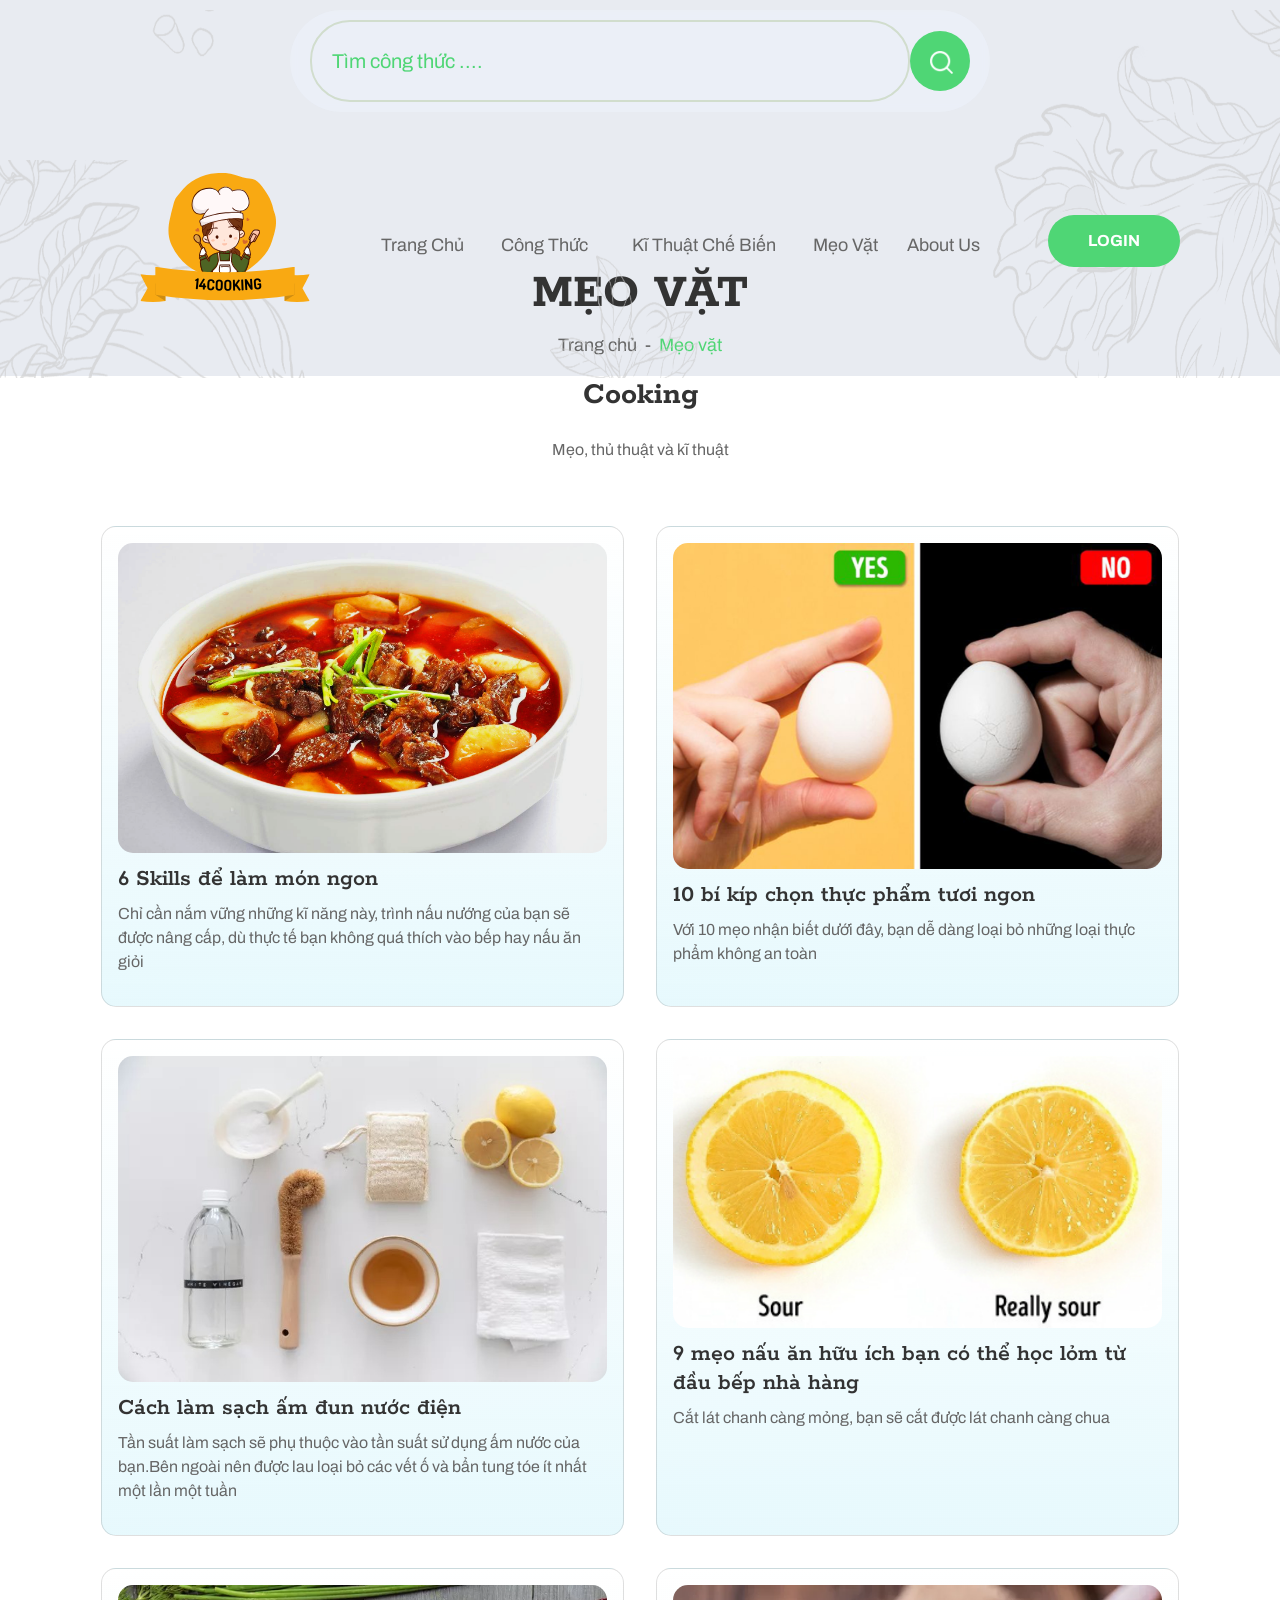
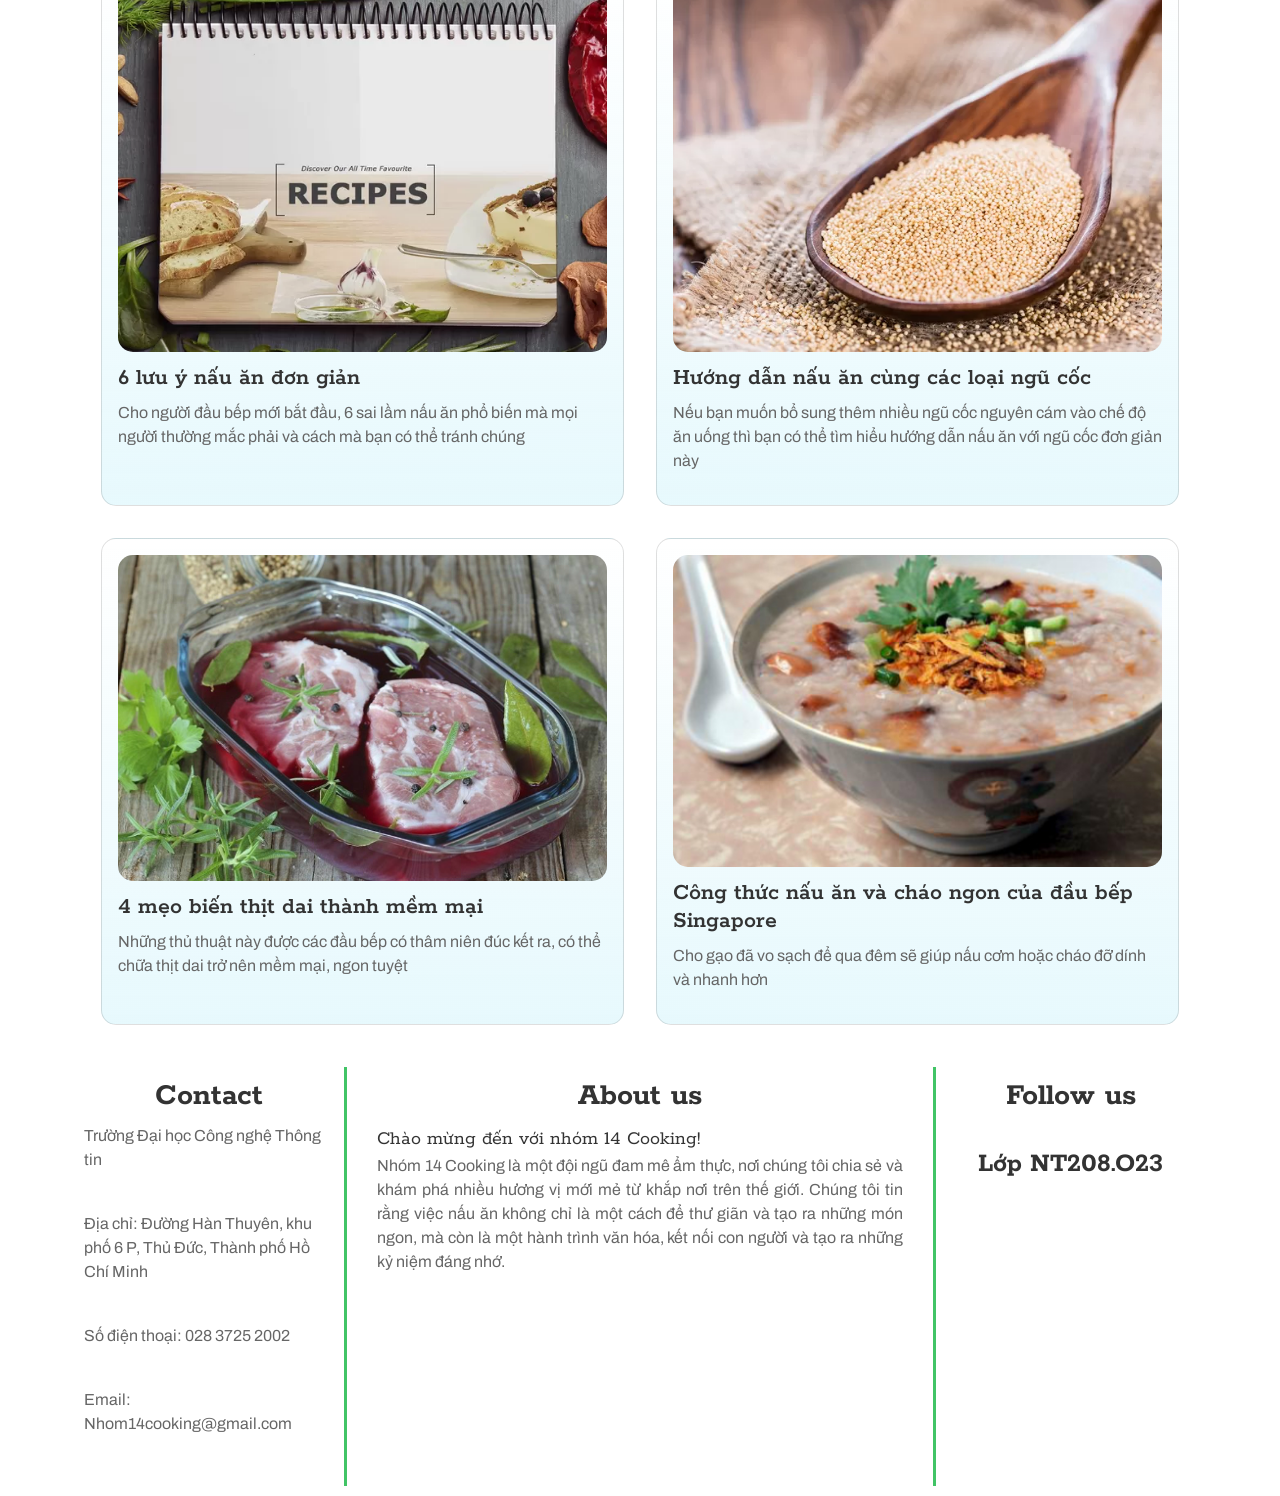
<file: Trangmeo/index.html>
<!DOCTYPE html>
<html lang="en">

<head>
	<title>14Cooking</title>
	<meta charset="UTF-8">
	<meta name="viewport" content="width=device-width, initial-scale=1.0">
	<!-- Stylesheets -->
	<link rel="stylesheet" href="bootstrap.minMeo.css">
	<link rel="stylesheet" href="colorMeo.css">
	<link rel="stylesheet" href="styleMeo.css">
</head>

<body>
	<!-- Header -->
	<!-- Search box -->
	<header class="style1">
			<div class="search">
					<form action="" class ="search-box">
						<input type="text" placeholder="Tìm công thức ...." name="q">
						<button type="submit"><img src="image/search.png"></button>
					</form>
				</div>
		<div class="container">
			<nav class="navbar navbar-expand-lg">
				<div class="logo">
					<a class="navbar-brand" href="javascript:void(0)">
						<img src="image/logo1.png" alt="">
					</a>
				</div>
				<div class="navbar-toggler active">
					<span></span><span></span><span></span>
				</div>
				<div class="nav-menu active">
					<!-- navbar-close -->
					<div class="navbar-close">
						<div class="cross-wrap"><span class="top"></span><span class="bottom"></span></div>
					</div>
					<!-- main menu -->
					<nav class="main-menu">
						<ul>
							<li class="home-drop" onclick="submenu(0)"><a href="javascript:void(0)" id="home-click">Trang Chủ </a>
							<li class="home-drop" onclick="submenu(1)"><a href="javascript:void(0)" class="home-click">Công thức</a>
								<ul class="home-page-2">
									<li><a href="khai_vi.html">Khai vị
										</a></li>
									<li><a href="do_an_sang.html">Đồ ăn sáng
										</a></li>
									<li><a href="thuc-uong.html">Thức uống </a></li>
									<li><a href="mon_chinh.html">Món chính</a></li>
									<li><a href="trang_mieng.html">Tráng miệng</a></li>
								</ul>
							</li>
							<li class="home-drop" onclick="submenu(2)"><a href="javascript:void(0)" class="home-click">Kĩ thuật chế biếns</a>
								<ul class="home-page-2">
									<li><a href="kho.html"> Kho</a></li>
									<li><a href="nuong.html"> Nướng</a></li>
									<li><a href="hap.html"> Hấp </a></li>
									<li><a href="xao.html"> Xào </a></li>
									<li><a href="chien.html"> Chiên</a></li>
								</ul>
							</li>

							<li><a href="meo_vat.html">Mẹo vặt</a></li>
							<li><a href="about_us.html">About Us</a></li>
						</ul>
						
					</nav>
				</div>
				<div class="site-menu-wrapper ml-auto collapse navbar-collapse">
					<ul class="navbar-nav ml-auto">
						<li><a href="index.html">Trang chủ</a></li>
						<li class="nav-item dropdown position-relative">
							<a class="nav-link" href="javascript:void(0)" role="button" data-bs-toggle="dropdown" aria-expanded="false">
								Công thức
							</a>
							<ul class="dropdown-menu dropdown-menu-dark">
								<li><a class="dropdown-item" href="khai_vi.html">Khai vị
									</a></li>
								<li><a class="dropdown-item" href="do_an_sang.html">Đồ ăn sáng</a></li>
								<li><a class="dropdown-item" href="thuc_uong.html">Thức uống
									</a></li>
								<li><a class="dropdown-item" href="mon_chinh.html">Món chính</a></li>
								<li><a class="dropdown-item" href="trang_mieng.html">Tráng miệng</a></li>
							</ul>
						</li>
						<li class="nav-item dropdown position-relative">
							<a class="nav-link" href="javascript:void(0)" role="button" data-bs-toggle="dropdown" aria-expanded="false">
								Kĩ thuật chế biến
							</a>
							<ul class="dropdown-menu dropdown-menu-dark">
								<li><a class="dropdown-item" href="kho.html"> Kho</a></li>
								<li><a class="dropdown-item" href="nuong.html">Nướng</a></li>
								<li><a class="dropdown-item" href="hap.html"> Hấp</a>
								</li>
								<li><a class="dropdown-item" href="xao.html"> Xào</a>
								</li>
								<li><a class="dropdown-item" href="chien.html"> Chiên</a>
								</li>
							</ul>
						</li>

						<li><a href="meo_vat.html" title="">Mẹo vặt</a></li>
						<li><a href="about_us.html" title="">About Us</a></li>

					</ul>
					<div class="site-menu-btns d-flex">
						<div><a class="theme-btn-secondary" href="login.html" title="">Login</a>
						</div>
				</div>
			</nav>
		</div>
	</header>
	<section class="position-relative top-banner bg-gray">
		<div class="top-banner-content text-center">
			<div class="baner-name">
				<h2 class="fs-50 text-uppercase">Mẹo vặt</h2>
				<nav aria-label="breadcrumb">
					<ol class="breadcrumb justify-content-center p-0 mb-0">
						<li class="breadcrumb-item text-gray fs-18 fm-arimo"><a href="index.html">Trang chủ</a></li>
						<li class="breadcrumb-item active text-theme fs-18 fm-arimo"><a href="javascript:void(0)">Mẹo vặt</a></li>
					</ol>
				</nav>
			</div>
		</div>
	</section>
	<!-- <Tip and trick > -->
	<section class="tip container">
		<div class="section-title">
			<h2>Cooking </h2>
			<p>Mẹo, thủ thuật và kĩ thuật</p>
		</div>

		<div class="tip-cards column">
			<a href="#" class="card">
				<img src="image_tips/6skillslambep/bokho.png" alt="" >
				<h5> 6 Skills để làm món ngon</h5>	
				<div class="des-row">	
					<p>Chỉ cần nắm vững những kĩ năng này, trình nấu nướng của bạn sẽ được nâng cấp, dù thực tế bạn không quá thích vào bếp hay nấu ăn giỏi</p>
				</div>
			</a>
			<a href="#" class="card">
				<img src="image_tips/10bikipchonthucphamtuoi/trungga.jpg" alt="" >
				<h5> 10 bí kíp chọn thực phẩm tươi ngon </h5>	
				<div class="des-row">	
					<p>Với 10 mẹo nhận biết dưới đây, bạn dễ dàng loại bỏ những loại thực phẩm không an toàn</p>
				</div>
			</a>
			<a href="#" class="card">
				<img src="image_tips/lamsachamdunnuoc/1.jpg" alt="" >
				<h5>Cách làm sạch ấm đun nước điện</h5>	
				<div class="des-row">	
					<p>Tần suất làm sạch sẽ phụ thuộc vào tần suất sử dụng ấm nước của bạn.Bên ngoài nên được lau loại bỏ các vết ố và bẩn tung tóe ít nhất một lần một tuần</p>
				</div>
			</a>
			<a href="#" class="card">
				<img src="image_tips/9meocooking/meo3-6308-1506331373.jpg" alt="" >
				<h5> 9 mẹo nấu ăn hữu ích bạn có thể học lỏm từ đầu bếp nhà hàng</h5>	
				<div class="des-row">	
					<p>Cắt lát chanh càng mỏng, bạn sẽ cắt được lát chanh càng chua</p>
				</div>
			</a>
			<a href="#" class="card">
				<img src="image_tips/6luuychonguoimoibatdau/MCIM02007674_FR10-KL-L1-6CookingTips-Prep.img" alt="" >
				<h5> 6 lưu ý nấu ăn đơn giản  </h5>	
				<div class="des-row">	
					<p>Cho người đầu bếp mới bắt đầu, 6 sai lầm nấu ăn phổ biến mà mọi người thường mắc phải và cách mà bạn có thể tránh chúng</p>
				</div>
			</a>
			<a href="#" class="card">
				<img src="image_tips/Nauanvoingucoc/MCIM02007763_FR14-KL-L1-CookingWithGrains-Amaranth.webp" alt="" >
				<h5> Hướng dẫn nấu ăn cùng các loại ngũ cốc</h5>	
				<div class="des-row">	
					<p>Nếu bạn muốn bổ sung thêm nhiều ngũ cốc nguyên cám vào chế độ ăn uống thì bạn có thể tìm hiểu hướng dẫn nấu ăn với ngũ cốc đơn giản này</p>
				</div>
			</a>
			<a href="#" class="card">
				<img src="image_tips/4meobienthitdaithanhthitmem/1.jpg" alt="" >
				<h5> 4 mẹo biến thịt dai thành mềm mại </h5>	
				<div class="des-row">	
					<p>Những thủ thuật này được các đầu bếp có thâm niên đúc kết ra, có thể chữa thịt dai trở nên mềm mại, ngon tuyệt</p>
				</div>
			</a>
			<a href="#" class="card">
				<img src="image_tips/MeonaucomvachaoSGP/3.jpg" alt="" >
				<h5> Công thức nấu ăn và cháo ngon của đầu bếp Singapore </h5>	
				<div class="des-row">	
					<p>Cho gạo đã vo sạch để qua đêm sẽ giúp nấu cơm hoặc cháo đỡ dính và nhanh hơn</p>
				</div>
			</a>
		</div>
	</section>
	
    <div class="footer">
        <div class="address">
            <h2>Contact</h2>
            <p>Trường Đại học Công nghệ Thông tin</p><br>
            <p>Địa chỉ: Đường Hàn Thuyên, khu phố 6 P, Thủ Đức, Thành phố Hồ Chí Minh</p><br>
            <p>Số điện thoại: 028 3725 2002</p><br>
            <p>Email: Nhom14cooking@gmail.com</p><br>
        </div>
        <div class="aboutus">

            <h2>About us</h2>
            <p1>Chào mừng đến với nhóm 14 Cooking!</p1>
            <p>Nhóm 14 Cooking là một đội ngũ đam mê ẩm thực, nơi chúng tôi chia sẻ và khám phá nhiều hương vị mới
                mẻ từ
                khắp nơi trên thế giới. Chúng tôi tin rằng việc nấu ăn không chỉ là một cách để thư giãn và tạo ra
                những
                món ngon, mà còn là một hành trình văn hóa, kết nối con người và tạo ra những kỷ niệm đáng nhớ.</p>
        </div>
        <div class="social">
            <h2>Follow us</h2><br>
            <h3>Lớp NT208.O23</h3><br>
            <i class='bx bxl-facebook-circle'></i>
            <i class='bx bxl-github'></i>
            <i class='bx bxl-gmail'></i>
        </div>
    </div>
</body>
</html>
</file>
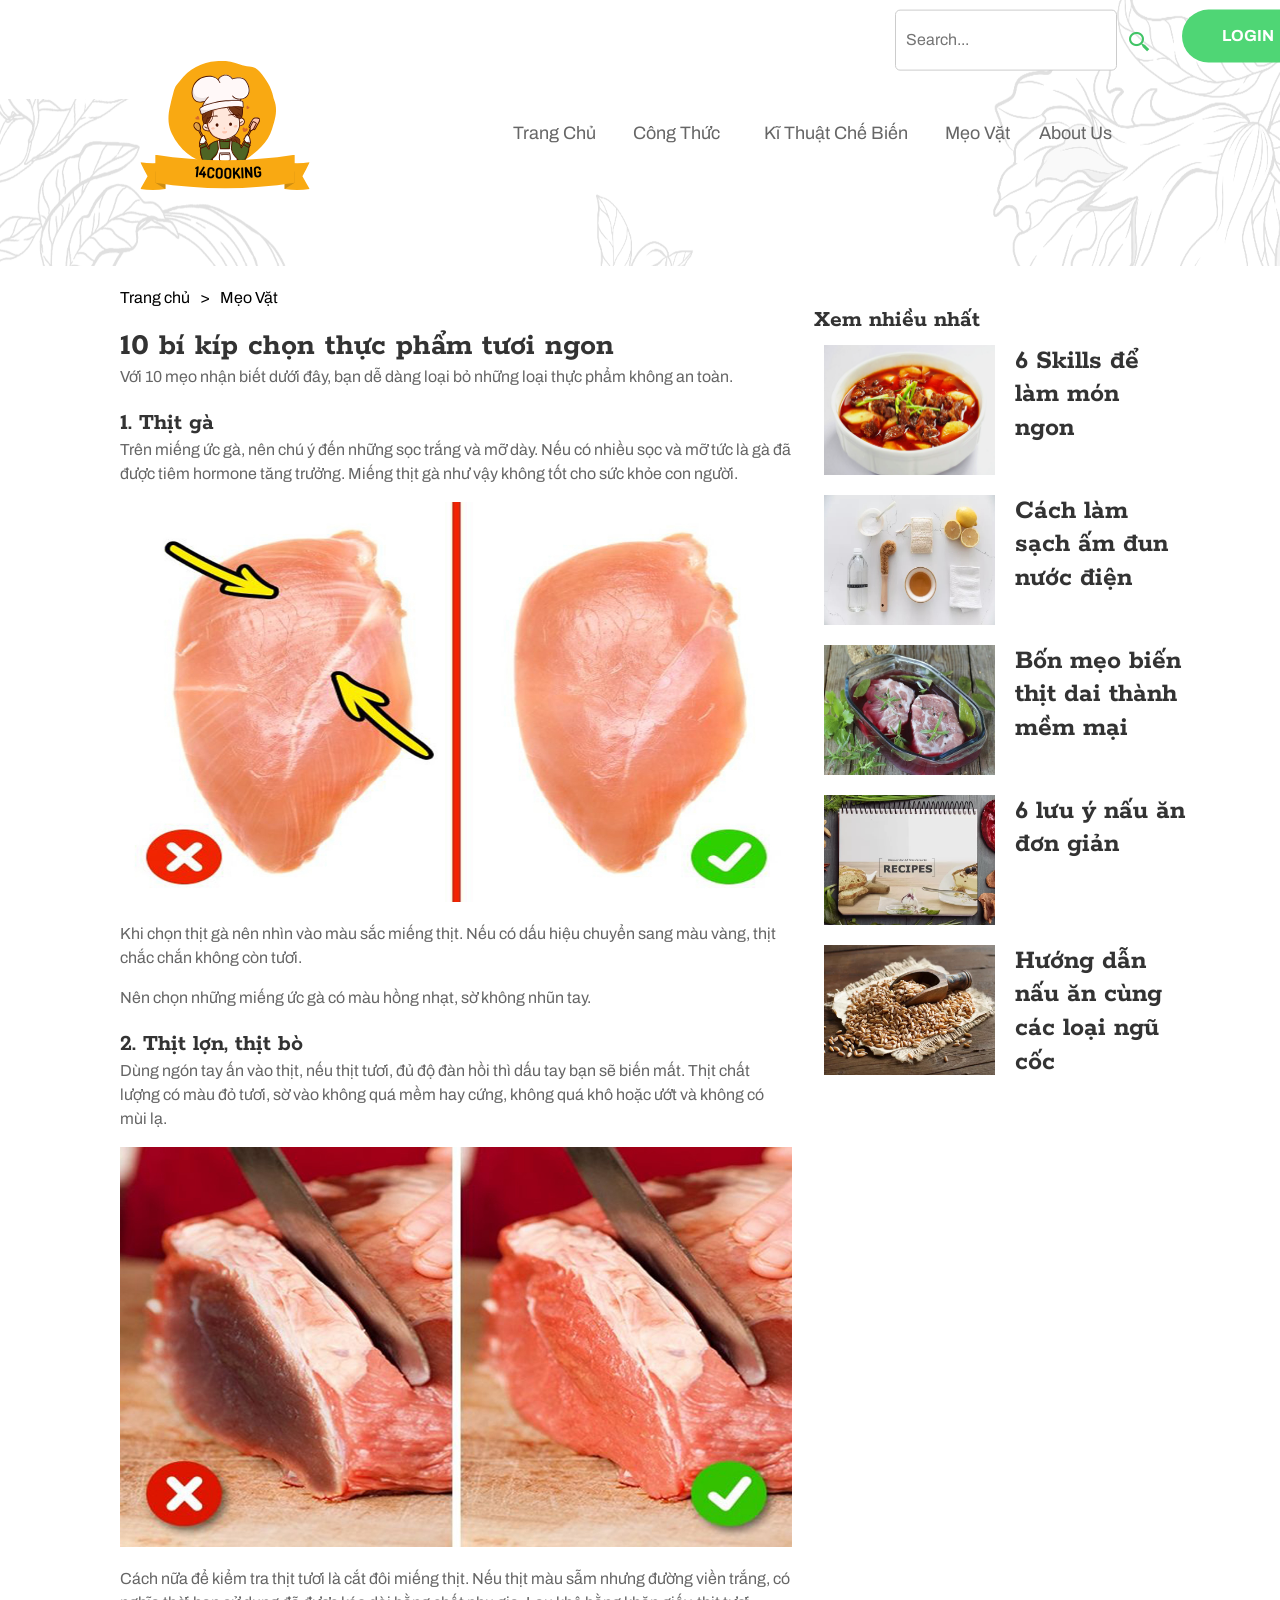
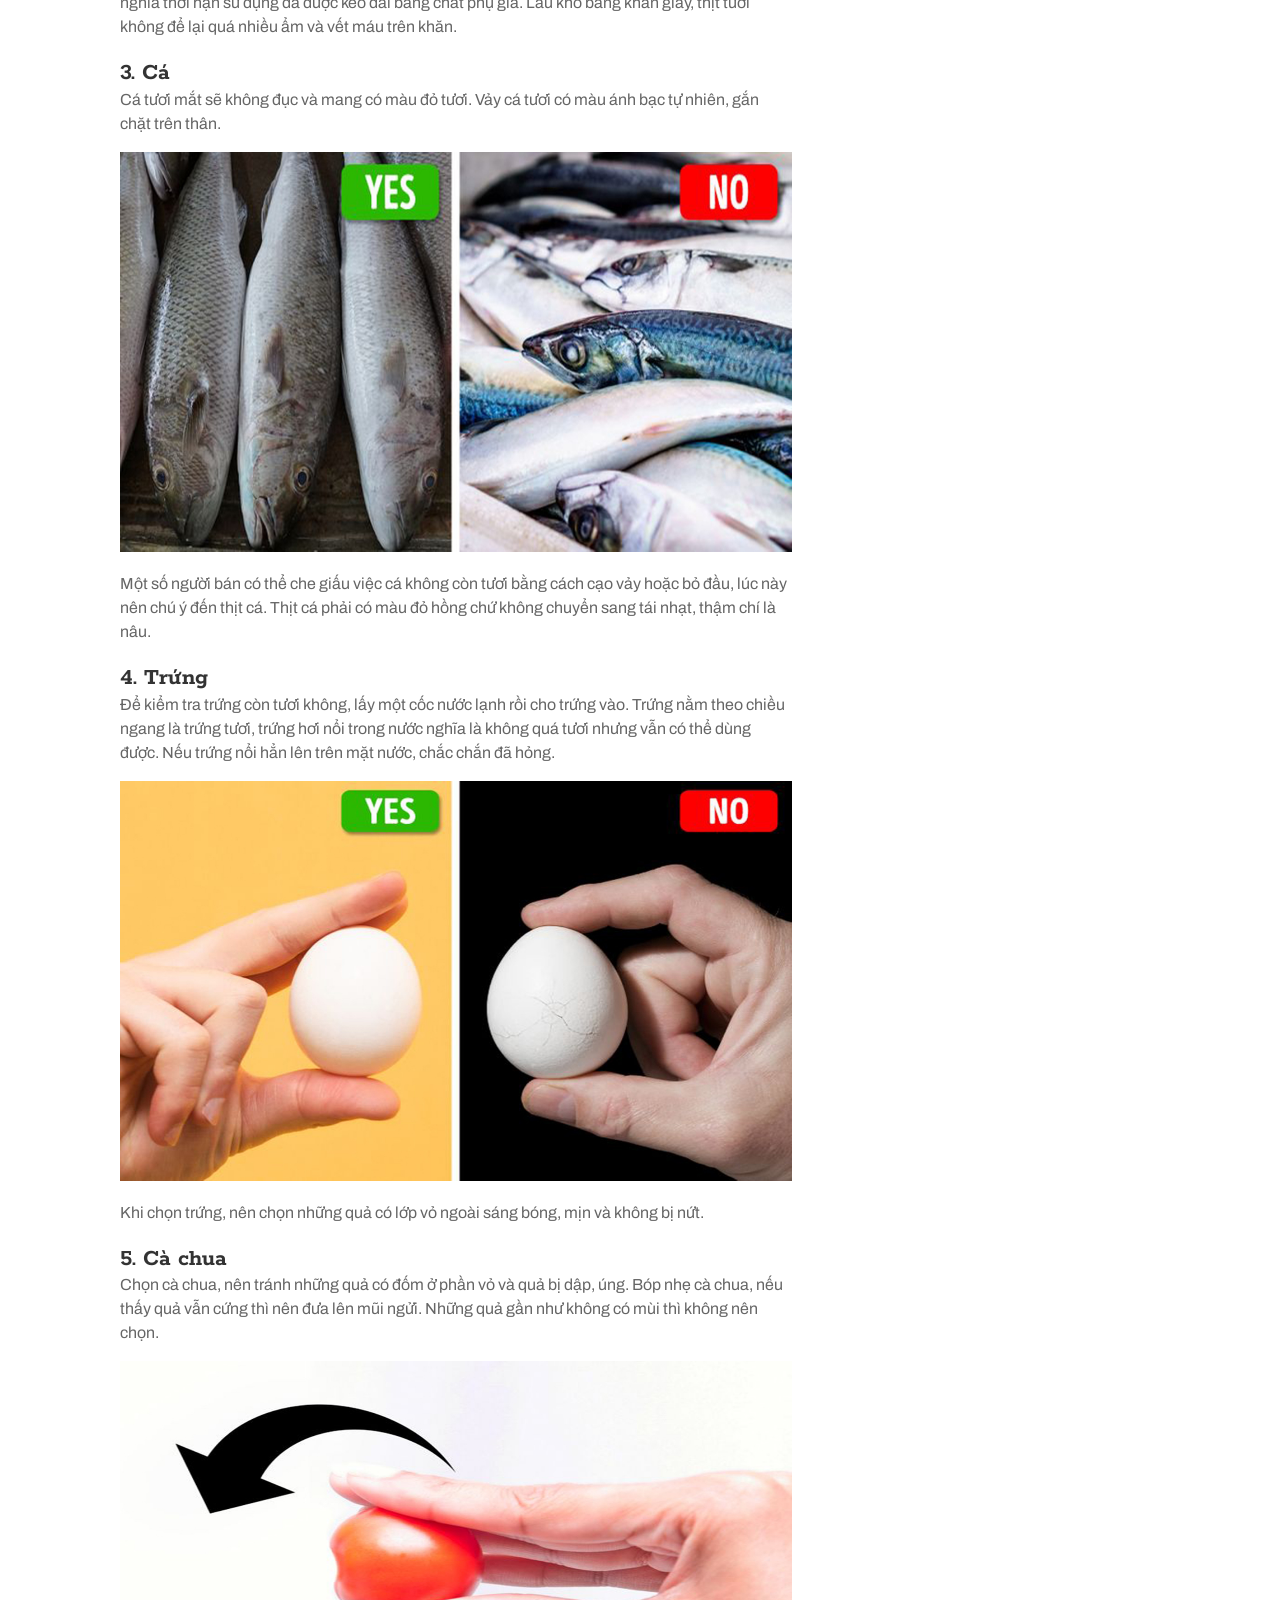
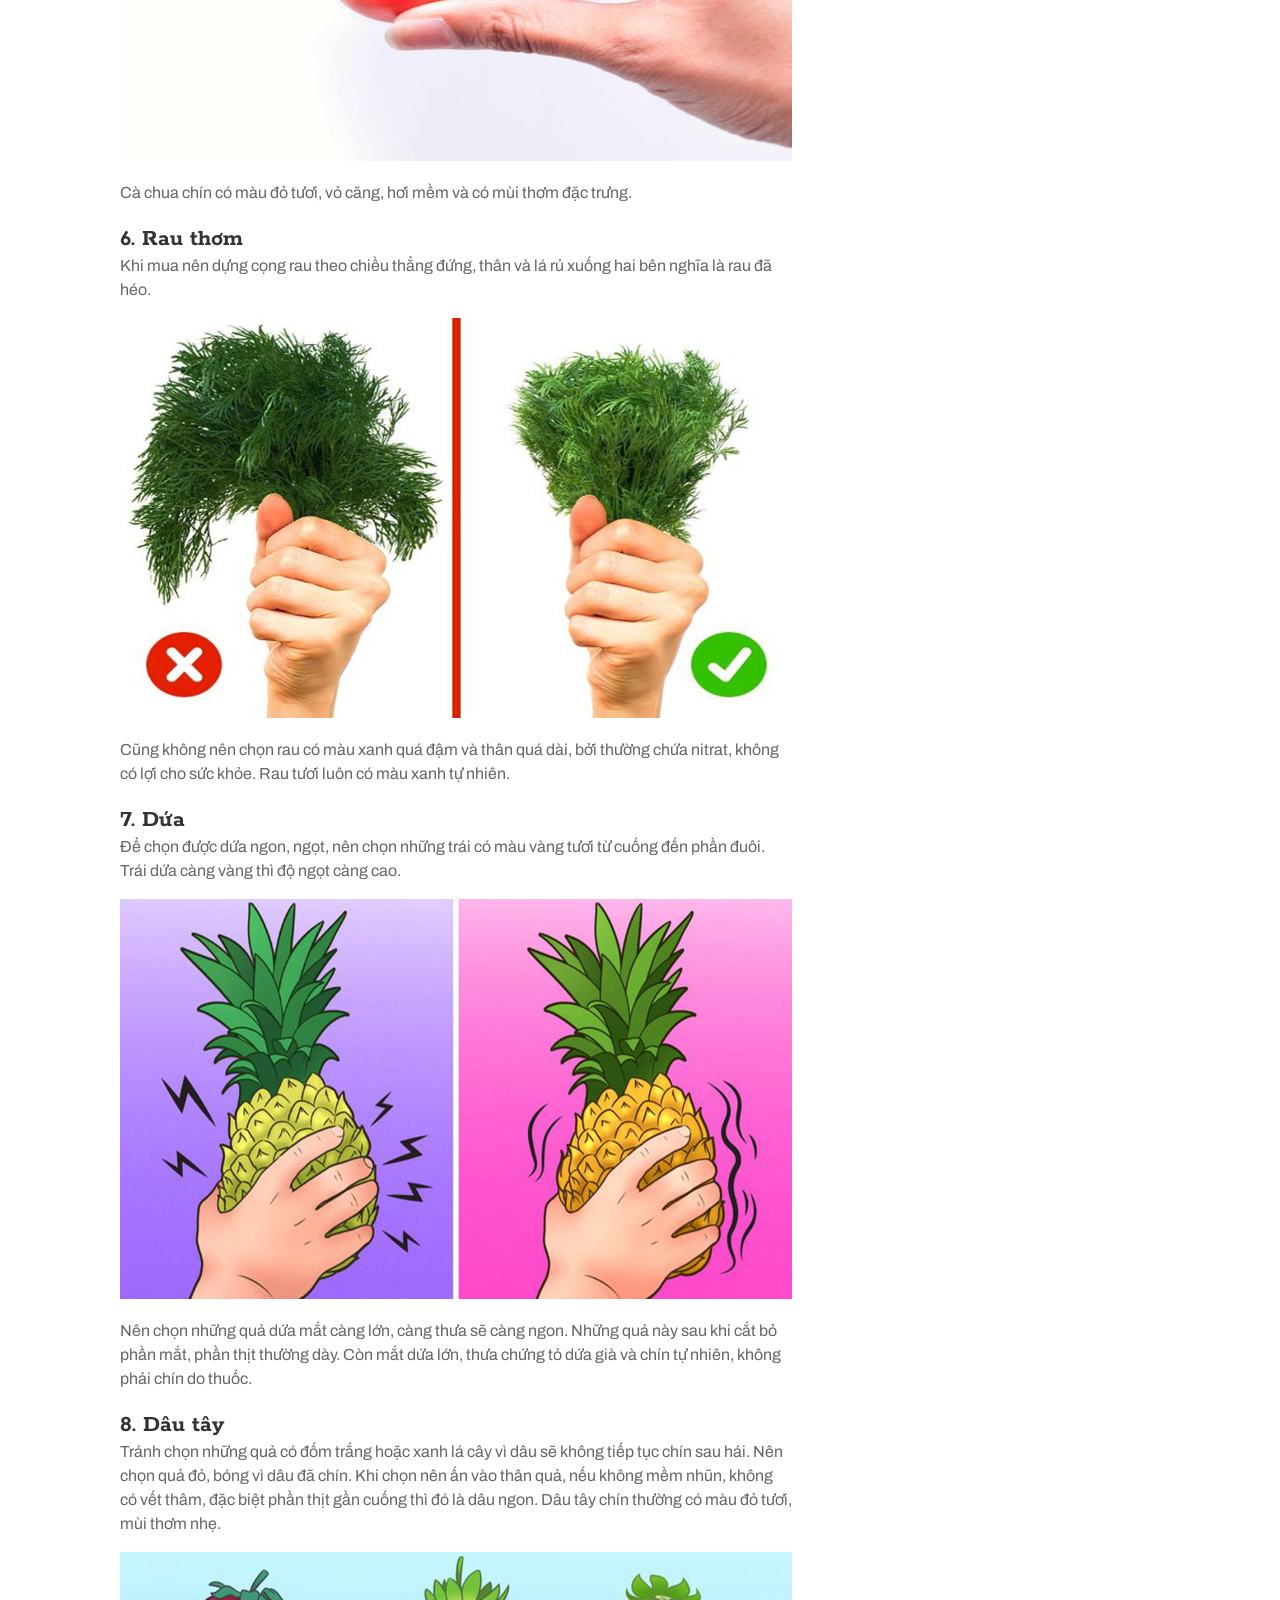
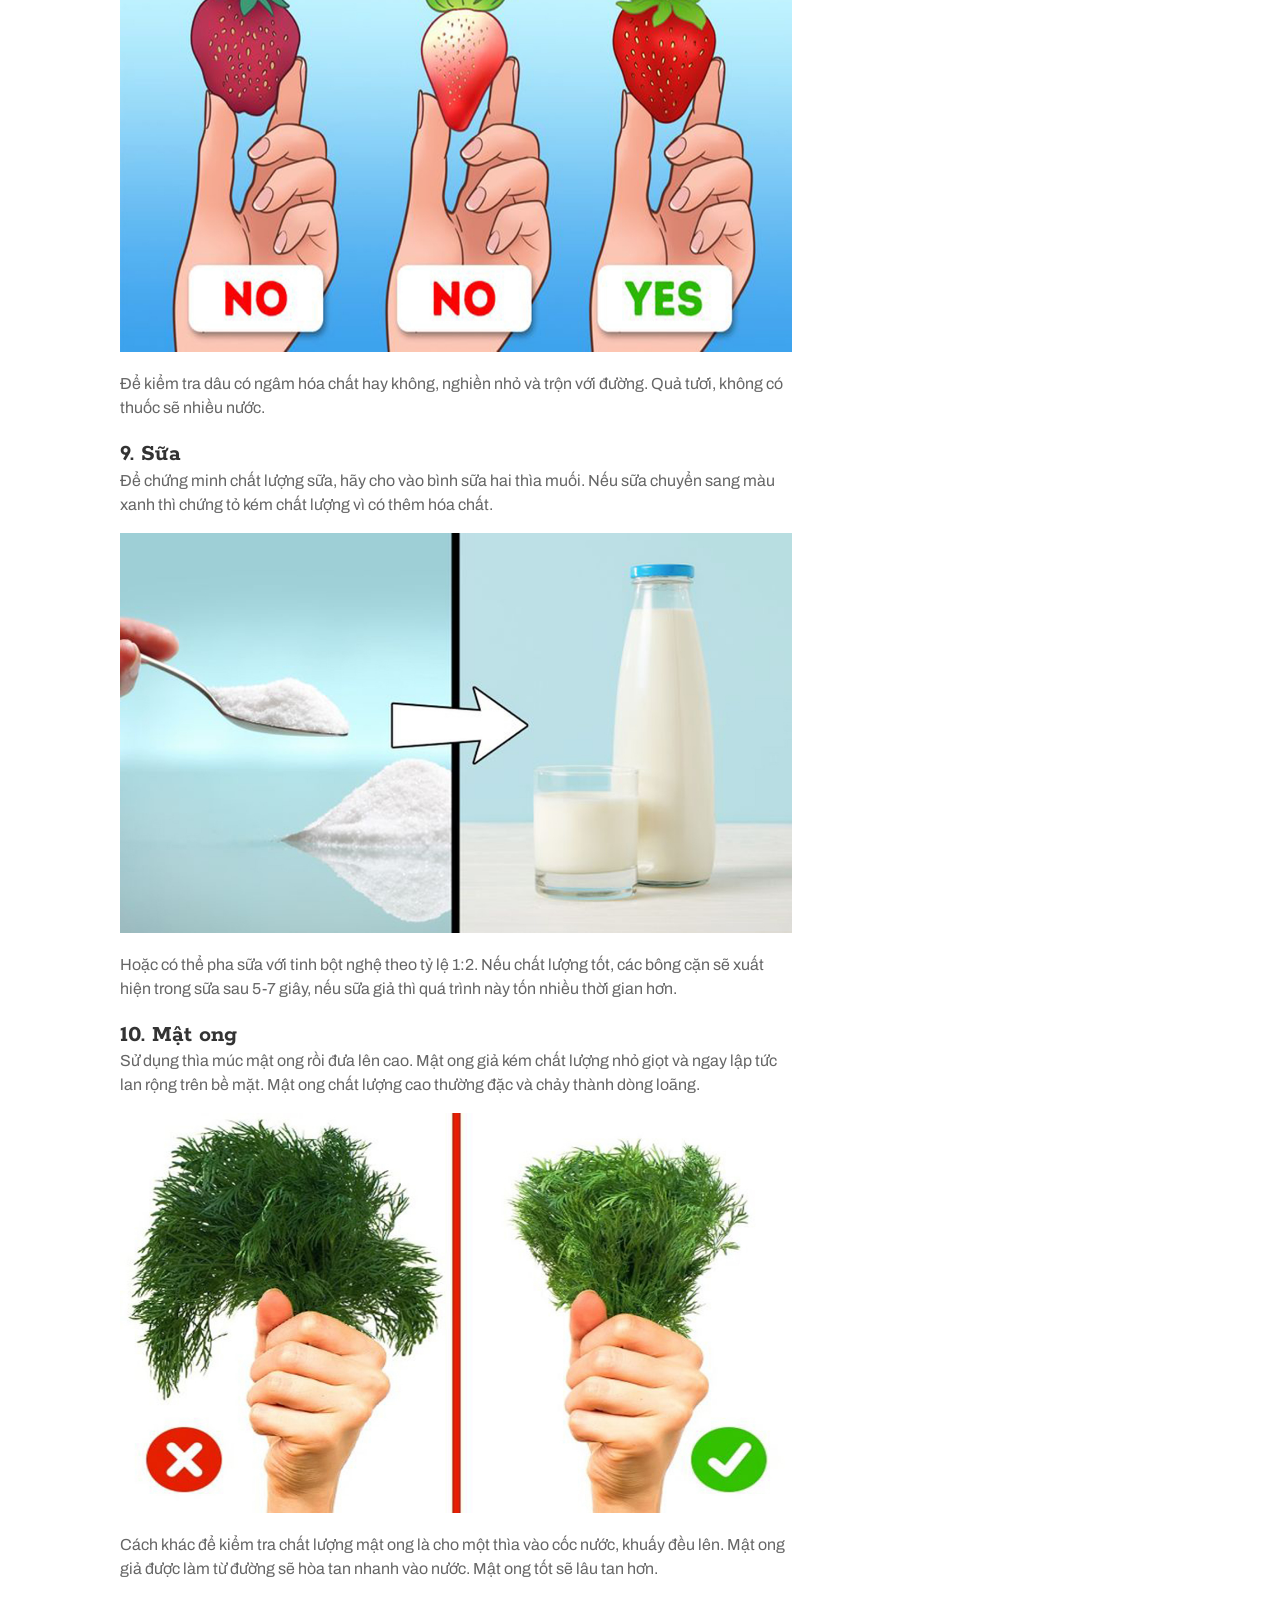
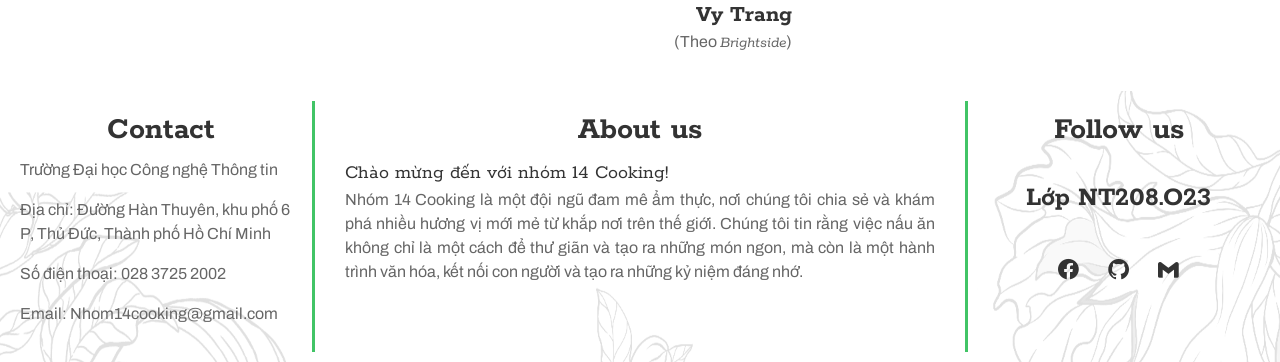
<file: Trangchitietmeo/10bikipchonthucphamtuoi.html>
<!DOCTYPE html>
<html lang="en">
<head>
    <title>10 bí kíp chọn thực phẩm tươi ngon</title>
    <meta charset="UTF-8">
    <meta name="viewport" content="width=device-width, initial-scale=1.0">
    <!-- Stylesheets -->
    <link rel="stylesheet" href="bootstrap.min.css">
    <link rel="stylesheet" href="color.css">
    <link rel="stylesheet" href="Homepage.css">
    <link rel="stylesheet" href="10bikipchonthucphamtuoi.css">
    <link href='https://unpkg.com/boxicons@2.1.4/css/boxicons.min.css' rel='stylesheet'>
</head>
<body>
    <div class="header">
        <div class="container">
            <nav class="navbar navbar-expand-lg">
                <div class="logo">
                    <a class="navbar-brand" href="javascript:void(0)">
                        <img src="logo1.png" alt="">
                    </a>
                </div>
                <div class="navbar-toggler active">
                    <span></span><span></span><span></span>
                </div>
                <div class="nav-menu active">

                    <div class="navbar-close">
                        <div class="cross-wrap"><span class="top"></span><span class="bottom"></span></div>
                    </div>
                    <nav class="main-menu">
                        <ul>
                            <li class="home-drop" onclick="submenu(0)"><a href="javascript:void(0)"
                                    id="home-click">Trang Chủ </a>
                            <li class="home-drop" onclick="submenu(1)"><a href="javascript:void(0)"
                                    class="home-click">Công thức</a>
                                <ul class="home-page-2">
                                    <li><a href="khai_vi.html">Khai vị
                                        </a></li>
                                    <li><a href="do_an_sang.html">Đồ ăn sáng
                                        </a></li>
                                    <li><a href="thuc-uong.html">Thức uống </a></li>
                                    <li><a href="mon_chinh.html">Món chính</a></li>
                                    <li><a href="trang_mieng.html">Tráng miệng</a></li>
                                </ul>
                            </li>
                            <li class="home-drop" onclick="submenu(2)"><a href="javascript:void(0)"
                                    class="home-click">Kĩ thuật chế biếns</a>
                                <ul class="home-page-2">
                                    <li><a href="kho.html"> Kho</a></li>
                                    <li><a href="nuong.html"> Nướng</a></li>
                                    <li><a href="hap.html"> Hấp </a></li>
                                    <li><a href="xao.html"> Xào </a></li>
                                    <li><a href="chien.html"> Chiên</a></li>
                                </ul>
                            </li>

                            <li><a href="meo_vat.html">Mẹo vặt</a></li>
                            <li><a href="about_us.html">About Us</a></li>
                        </ul>

                    </nav>
                </div>
                <div class="site-menu-wrapper ml-auto collapse navbar-collapse">
                    <ul class="navbar-nav ml-auto">
                        <li><a href="index.html">Trang chủ</a></li>
                        <li class="nav-item dropdown position-relative">
                            <a class="nav-link" href="javascript:void(0)" role="button" data-bs-toggle="dropdown"
                                aria-expanded="false">
                                Công thức
                            </a>
                            <ul class="dropdown-menu dropdown-menu-dark">
                                <li><a class="dropdown-item" href="khai_vi.html">Khai vị
                                    </a></li>
                                <li><a class="dropdown-item" href="do_an_sang.html">Đồ ăn sáng</a></li>
                                <li><a class="dropdown-item" href="thuc_uong.html">Thức uống
                                    </a></li>
                                <li><a class="dropdown-item" href="mon_chinh.html">Món chính</a></li>
                                <li><a class="dropdown-item" href="trang_mieng.html">Tráng miệng</a></li>
                            </ul>
                        </li>
                        <li class="nav-item dropdown position-relative">
                            <a class="nav-link" href="javascript:void(0)" role="button" data-bs-toggle="dropdown"
                                aria-expanded="false">
                                Kĩ thuật chế biến
                            </a>
                            <ul class="dropdown-menu dropdown-menu-dark">
                                <li><a class="dropdown-item" href="kho.html"> Kho</a></li>
                                <li><a class="dropdown-item" href="nuong.html">Nướng</a></li>
                                <li><a class="dropdown-item" href="hap.html"> Hấp</a>
                                </li>
                                <li><a class="dropdown-item" href="xao.html"> Xào</a>
                                </li>
                                <li><a class="dropdown-item" href="chien.html"> Chiên</a>
                                </li>
                            </ul>
                        </li>

                        <li><a href="meo_vat.html" title="">Mẹo vặt</a></li>
                        <li><a href="about_us.html" title="">About Us</a></li>

                    </ul>
                    <div class="site-menu-btns d-flex">
                        <div class="search-box">
                            <input class="search-input" type="text" placeholder="Search...">
                            <i class='bx bx-search-alt-2'></i>
                            <div><a class="theme-btn-secondary" href="login.html" title="">Login</a>
                            </div>
                        </div>

                    </div>
            </nav>
        </div>
    </div>

    <div class="container-skills">
        <div class="container-skills-2">
            <div class="container-skills-2-block1">
                <div class="container-skills-2-block1-1">
                    <div class="container-skills-2-block1-1-header">
                        <div class="navigation">
                            <ul>
                              <li><a href="Homepage.html">Trang chủ</a></li>
                              <li><span>></span></li>
                              <li><a href="#">Mẹo Vặt</a></li>
                            </ul>
                        </div>
                    </div>
                    <h1 style="margin-top: 0;">10 bí kíp chọn thực phẩm tươi ngon </h1>
                    <p> 
                    Với 10 mẹo nhận biết dưới đây, bạn dễ dàng loại bỏ những loại thực phẩm không an toàn.
                    </p>
                    <h2>1. Thịt gà</h2>
                    <p>
                    Trên miếng ức gà, nên chú ý đến những sọc trắng và mỡ dày. Nếu có nhiều sọc và mỡ tức là gà đã được tiêm hormone tăng trưởng. Miếng thịt gà như vậy không tốt cho sức khỏe con người.
                    </p>
                    <img class="image" src="image/10bikipchonthucphamtuoi/thitga.jpg" alt="Ức gà">
                    <p>
                    Khi chọn thịt gà nên nhìn vào màu sắc miếng thịt. Nếu có dấu hiệu chuyển sang màu vàng, thịt chắc chắn không còn tươi.
                    </p>
                    <p>
                    Nên chọn những miếng ức gà có màu hồng nhạt, sờ không nhũn tay.
                    </p>
                    <h2>2. Thịt lợn, thịt bò</h2>
                    <p>Dùng ngón tay ấn vào thịt, nếu thịt tươi, đủ độ đàn hồi thì dấu tay bạn sẽ biến mất. Thịt chất lượng có màu đỏ tươi, sờ vào không quá mềm hay cứng, không quá khô hoặc ướt và không có mùi lạ.</p>
                    <img class="image" src="image/10bikipchonthucphamtuoi/thitbo_heo.jpg" alt="Thịt heo - bò">
                    <p>Cách nữa để kiểm tra thịt tươi là cắt đôi miếng thịt. Nếu thịt màu sẫm nhưng đường viền trắng, có nghĩa thời hạn sử dụng đã được kéo dài bằng chất phụ gia. Lau khô bằng khăn giấy, thịt tươi không để lại quá nhiều ẩm và vết máu trên khăn.</p>
                    <h2>3. Cá</h2>
                    <p>Cá tươi mắt sẽ không đục và mang có màu đỏ tươi. Vảy cá tươi có màu ánh bạc tự nhiên, gắn chặt trên thân.</p>
                    <img class="image" src="image/10bikipchonthucphamtuoi/ca.jpg" alt="Cá sống">
                    <p>Một số người bán có thể che giấu việc cá không còn tươi bằng cách cạo vảy hoặc bỏ đầu, lúc này nên chú ý đến thịt cá. Thịt cá phải có màu đỏ hồng chứ không chuyển sang tái nhạt, thậm chí là nâu.</p>
                    <h2>4. Trứng</h2>
                    <p>Để kiểm tra trứng còn tươi không, lấy một cốc nước lạnh rồi cho trứng vào. Trứng nằm theo chiều ngang là trứng tươi, trứng hơi nổi trong nước nghĩa là không quá tươi nhưng vẫn có thể dùng được. Nếu trứng nổi hẳn lên trên mặt nước, chắc chắn đã hỏng.</p>
                    <img class="image" src="image/10bikipchonthucphamtuoi/trungga.jpg" alt="Trứng gà">
                    <p>Khi chọn trứng, nên chọn những quả có lớp vỏ ngoài sáng bóng, mịn và không bị nứt.</p>
                    <h2>5. Cà chua</h2>
                    <p>Chọn cà chua, nên tránh những quả có đốm ở phần vỏ và quả bị dập, úng. Bóp nhẹ cà chua, nếu thấy quả vẫn cứng thì nên đưa lên mũi ngửi. Những quả gần như không có mùi thì không nên chọn.</p>
                    <img class="image" src="image/10bikipchonthucphamtuoi/cachua.jpg" alt="Cà chua">
                    <p>Cà chua chín có màu đỏ tươi, vỏ căng, hơi mềm và có mùi thơm đặc trưng.</p>
                    <h2>6. Rau thơm</h2>
                    <p>Khi mua nên dựng cọng rau theo chiều thẳng đứng, thân và lá rủ xuống hai bên nghĩa là rau đã héo.</p>
                    <img class="image" src="image/10bikipchonthucphamtuoi/rauthom.jpg" alt="Rau thơm">
                    <p>Cũng không nên chọn rau có màu xanh quá đậm và thân quá dài, bởi thường chứa nitrat, không có lợi cho sức khỏe. Rau tươi luôn có màu xanh tự nhiên.</p>
                    <h2>7. Dứa</h2>
                    <p>Để chọn được dứa ngon, ngọt, nên chọn những trái có màu vàng tươi từ cuống đến phần đuôi. Trái dứa càng vàng thì độ ngọt càng cao.</p>
                    <img class="image" src="image/10bikipchonthucphamtuoi/dua.jpg" alt="Dứa">
                    <p>Nên chọn những quả dứa mắt càng lớn, càng thưa sẽ càng ngon. Những quả này sau khi cắt bỏ phần mắt, phần thịt thường dày. Còn mắt dứa lớn, thưa chứng tỏ dứa già và chín tự nhiên, không phải chín do thuốc.</p>
                    <h2>8. Dâu tây</h2>
                    <p>Tránh chọn những quả có đốm trắng hoặc xanh lá cây vì dâu sẽ không tiếp tục chín sau hái. Nên chọn quả đỏ, bóng vì dâu đã chín. Khi chọn nên ấn vào thân quả, nếu không mềm nhũn, không có vết thâm, đặc biệt phần thịt gần cuống thì đó là dâu ngon. Dâu tây chín thường có màu đỏ tươi, mùi thơm nhẹ.</p>
                    <img class="image" src="image/10bikipchonthucphamtuoi/dautay.jpg" alt="Dâu tây">
                    <p>Để kiểm tra dâu có ngâm hóa chất hay không, nghiền nhỏ và trộn với đường. Quả tươi, không có thuốc sẽ nhiều nước.</p>
                    <h2>9. Sữa</h2>
                    <p>Để chứng minh chất lượng sữa, hãy cho vào bình sữa hai thìa muối. Nếu sữa chuyển sang màu xanh thì chứng tỏ kém chất lượng vì có thêm hóa chất.</p>
                    <img class="image" src="image/10bikipchonthucphamtuoi/sua.jpg" alt="Sữa">
                    <p>Hoặc có thể pha sữa với tinh bột nghệ theo tỷ lệ 1:2. Nếu chất lượng tốt, các bông cặn sẽ xuất hiện trong sữa sau 5-7 giây, nếu sữa giả thì quá trình này tốn nhiều thời gian hơn.</p>
                    <h2>10. Mật ong</h2>
                    <p>Sử dụng thìa múc mật ong rồi đưa lên cao. Mật ong giả kém chất lượng nhỏ giọt và ngay lập tức lan rộng trên bề mặt. Mật ong chất lượng cao thường đặc và chảy thành dòng loãng.</p>
                    <img class="image" src="image/10bikipchonthucphamtuoi/rauthom.jpg" alt="Rau thơm">
                    <p>Cách khác để kiểm tra chất lượng mật ong là cho một thìa vào cốc nước, khuấy đều lên. Mật ong giả được làm từ đường sẽ hòa tan nhanh vào nước. Mật ong tốt sẽ lâu tan hơn.</p>
                    <div class="tacgia">
                        <h2>Vy Trang</h2>
                        <p>(Theo <span><i>Brightside</i></span>)</p>
                    </div>
                </div>
            </div>
            <div class="container-skills-2-block2">
                <div class="scrolling-block">
                    <div>
                        <h2>Xem nhiều nhất </h2>
                        </div>
                    <div class="container-skills-2-block2-1">
                        <a href="6Skillslambep.html"><img class="image" src="image/6skillslambep/bokho.png" alt="Bò kho" style="height: 130px;"></a>
                    </div>
                    <div class="container-skills-2-block2-1">
                        <a href="6Skillslambep.html">
                            <div>
                                <h3>6 Skills để làm món ngon</h3>
                            </div>
                        </a>
                    </div>
                    <div class="container-skills-2-block2-1">
                        <a href="Cachlamsangamdunnuocdien.html"><img class="image" src="image/lamsachamdunnuoc/1.jpg " alt="Các công cụ để vệ sinh ấm đun nước" style="height: 130px;"></a>
                    </div>
                    <div class="container-skills-2-block2-1">
                        <a href="Cachlamsangamdunnuocdien.html">
                            <div>
                                <h3>Cách làm sạch ấm đun nước điện</h3>
                            </div>
                        </a>
                    </div>
                    <div class="container-skills-2-block2-1">
                        <a href="4meobienthitdaithanhthitmem.html"><img class="image" src="image/4meobienthitdaithanhthitmem/1.jpg"
                            alt="Thịt ngâm rượu sake" style="height: 130px;"></a>
                    </div>
                    <div class="container-skills-2-block2-1">
                        <a href="4meobienthitdaithanhthitmem.html">
                            <div>
                                <h3>Bốn mẹo biến thịt dai thành mềm mại</h3>
                            </div>
                        </a>
                    </div>
                    <div class="container-skills-2-block2-1">
                        <a href="6luuychonguoimoibatdau.html"><img class="image" class="image"
                            src="image/6luuychonguoimoibatdau/MCIM02007674_FR10-KL-L1-6CookingTips-Prep.webp"
                            alt="Recipes" style="height: 130px;"></a>
                    </div>
                    <div class="container-skills-2-block2-1">
                        <a href="6luuychonguoimoibatdau.html">
                            <div>
                                <h3>6 lưu ý nấu ăn đơn giản </h3>
                            </div>
                        </a>
                    </div>
                    <div class="container-skills-2-block2-1">
                        <a href="Nauanvoingucoc.html"><img class="image" src="image/Nauanvoingucoc/MCIM02007768_FR14-KL-R2-CookingWithGrains-Spelt.webp"
                            alt="Lúa mì nâu (spelt)" style="height: 130px;"></a>
                    </div>
                    <div class="container-skills-2-block2-1">
                        <a href="Nauanvoingucoc.html">
                            <div>
                                <h3>Hướng dẫn nấu ăn cùng các loại ngũ cốc</h3>
                            </div>
                        </a>
                    </div>
                </div>
            </div>
        </div>
    </div>
    <div class="footer">
        <div class="address">
            <h2>Contact</h2>
            <p>Trường Đại học Công nghệ Thông tin</p>
            <p>Địa chỉ: Đường Hàn Thuyên, khu phố 6 P, Thủ Đức, Thành phố Hồ Chí Minh</p>
            <p>Số điện thoại: 028 3725 2002</p>
            <p>Email: Nhom14cooking@gmail.com</p>
        </div>
        <div class="aboutus">

            <h2>About us</h2>
            <p1>Chào mừng đến với nhóm 14 Cooking!</p1>
            <p>Nhóm 14 Cooking là một đội ngũ đam mê ẩm thực, nơi chúng tôi chia sẻ và khám phá nhiều hương vị mới
                mẻ từ
                khắp nơi trên thế giới. Chúng tôi tin rằng việc nấu ăn không chỉ là một cách để thư giãn và tạo ra
                những
                món ngon, mà còn là một hành trình văn hóa, kết nối con người và tạo ra những kỷ niệm đáng nhớ.</p>
        </div>
        <div class="social">
            <h2>Follow us</h2><br>
            <h3>Lớp NT208.O23</h3><br>
            <i class='bx bxl-facebook-circle'></i>
            <i class='bx bxl-github'></i>
            <i class='bx bxl-gmail'></i>
        </div>
    </div>
</body>

</html>
</file>
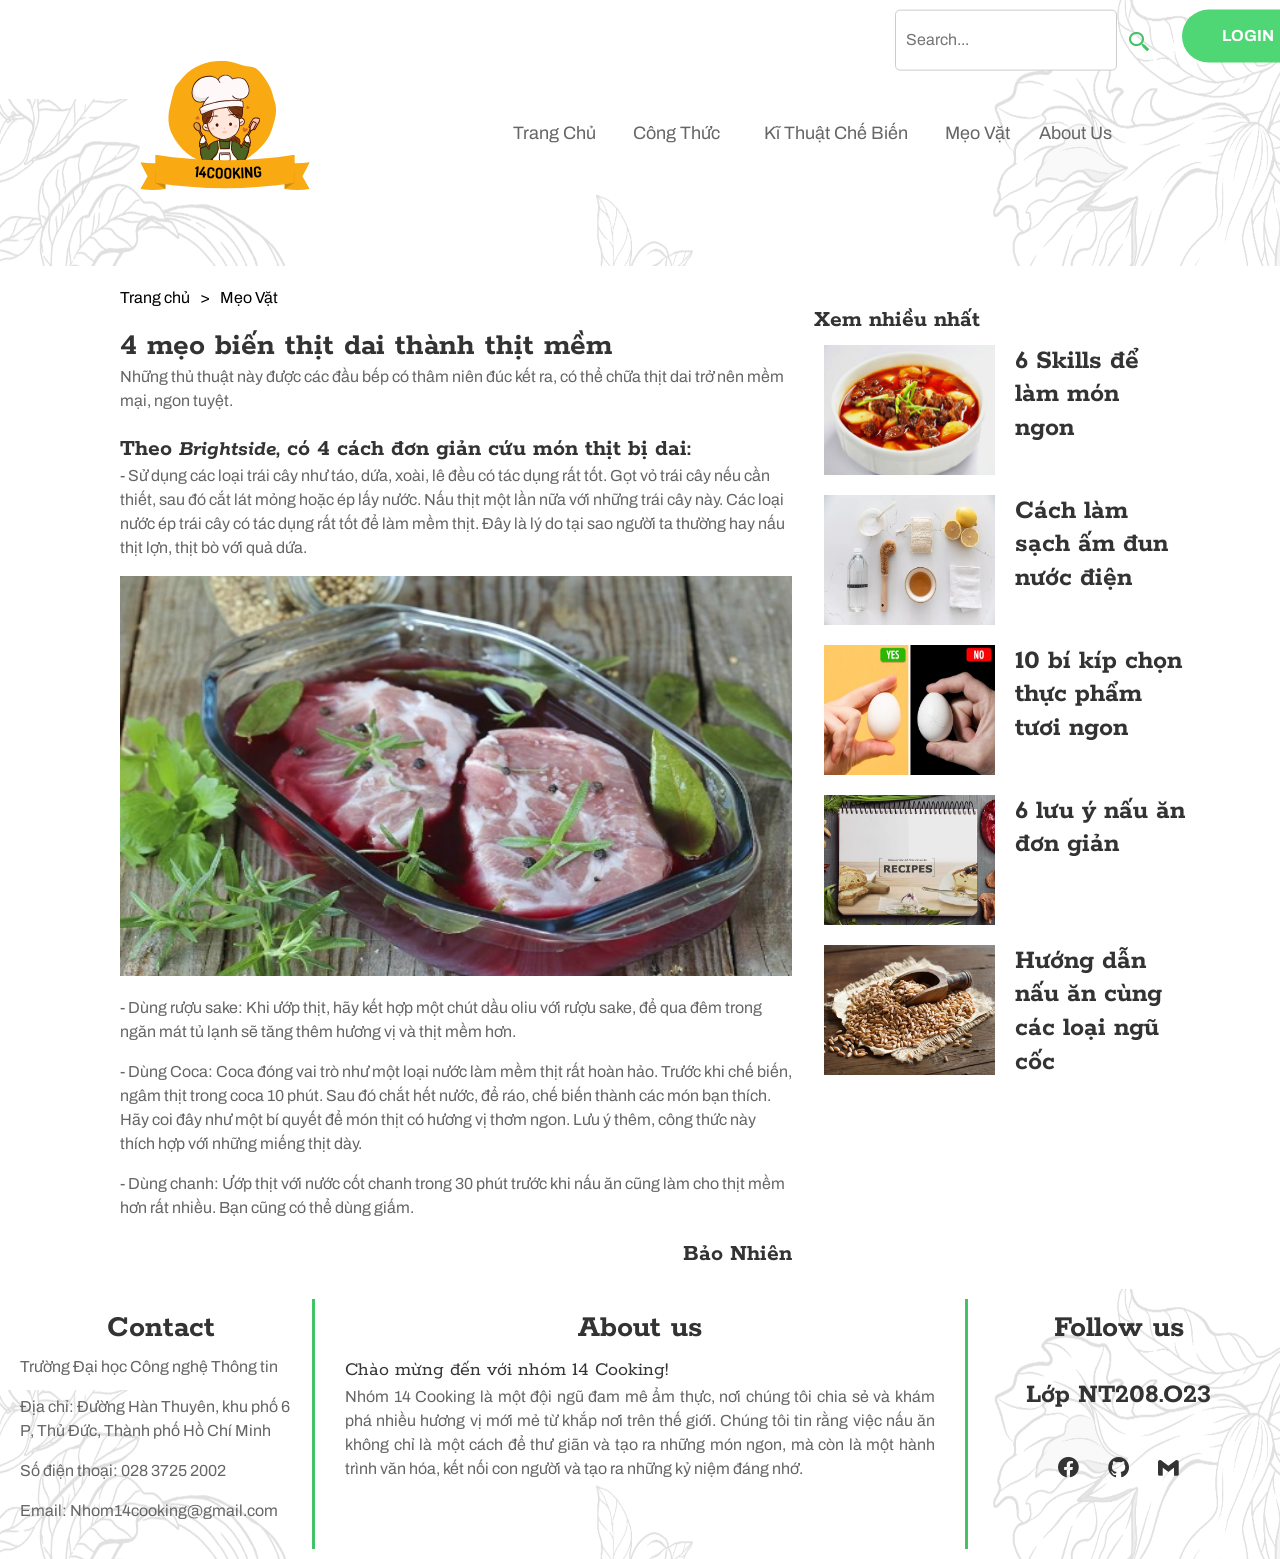
<file: Trangchitietmeo/4meobienthitdaithanhthitmem.html>
<!DOCTYPE html>
<html lang="en">
<head>
    <title>4 mẹo biến thịt dai thành thịt mềm</title>
    <meta charset="UTF-8">
    <meta name="viewport" content="width=device-width, initial-scale=1.0">
    <!-- Stylesheets -->
    <link rel="stylesheet" href="bootstrap.min.css">
    <link rel="stylesheet" href="color.css">
    <link rel="stylesheet" href="Homepage.css">
    <link rel="stylesheet" href="4meobienthitdaithanhthitmem.css">
    <link href='https://unpkg.com/boxicons@2.1.4/css/boxicons.min.css' rel='stylesheet'>
</head>
<body>
    <div class="header">
        <div class="container">
            <nav class="navbar navbar-expand-lg">
                <div class="logo">
                    <a class="navbar-brand" href="javascript:void(0)">
                        <img src="logo1.png" alt="">
                    </a>
                </div>
                <div class="navbar-toggler active">
                    <span></span><span></span><span></span>
                </div>
                <div class="nav-menu active">

                    <div class="navbar-close">
                        <div class="cross-wrap"><span class="top"></span><span class="bottom"></span></div>
                    </div>
                    <nav class="main-menu">
                        <ul>
                            <li class="home-drop" onclick="submenu(0)"><a href="javascript:void(0)"
                                    id="home-click">Trang Chủ </a>
                            <li class="home-drop" onclick="submenu(1)"><a href="javascript:void(0)"
                                    class="home-click">Công thức</a>
                                <ul class="home-page-2">
                                    <li><a href="khai_vi.html">Khai vị
                                        </a></li>
                                    <li><a href="do_an_sang.html">Đồ ăn sáng
                                        </a></li>
                                    <li><a href="thuc-uong.html">Thức uống </a></li>
                                    <li><a href="mon_chinh.html">Món chính</a></li>
                                    <li><a href="trang_mieng.html">Tráng miệng</a></li>
                                </ul>
                            </li>
                            <li class="home-drop" onclick="submenu(2)"><a href="javascript:void(0)"
                                    class="home-click">Kĩ thuật chế biếns</a>
                                <ul class="home-page-2">
                                    <li><a href="kho.html"> Kho</a></li>
                                    <li><a href="nuong.html"> Nướng</a></li>
                                    <li><a href="hap.html"> Hấp </a></li>
                                    <li><a href="xao.html"> Xào </a></li>
                                    <li><a href="chien.html"> Chiên</a></li>
                                </ul>
                            </li>

                            <li><a href="meo_vat.html">Mẹo vặt</a></li>
                            <li><a href="about_us.html">About Us</a></li>
                        </ul>

                    </nav>
                </div>
                <div class="site-menu-wrapper ml-auto collapse navbar-collapse">
                    <ul class="navbar-nav ml-auto">
                        <li><a href="index.html">Trang chủ</a></li>
                        <li class="nav-item dropdown position-relative">
                            <a class="nav-link" href="javascript:void(0)" role="button" data-bs-toggle="dropdown"
                                aria-expanded="false">
                                Công thức
                            </a>
                            <ul class="dropdown-menu dropdown-menu-dark">
                                <li><a class="dropdown-item" href="khai_vi.html">Khai vị
                                    </a></li>
                                <li><a class="dropdown-item" href="do_an_sang.html">Đồ ăn sáng</a></li>
                                <li><a class="dropdown-item" href="thuc_uong.html">Thức uống
                                    </a></li>
                                <li><a class="dropdown-item" href="mon_chinh.html">Món chính</a></li>
                                <li><a class="dropdown-item" href="trang_mieng.html">Tráng miệng</a></li>
                            </ul>
                        </li>
                        <li class="nav-item dropdown position-relative">
                            <a class="nav-link" href="javascript:void(0)" role="button" data-bs-toggle="dropdown"
                                aria-expanded="false">
                                Kĩ thuật chế biến
                            </a>
                            <ul class="dropdown-menu dropdown-menu-dark">
                                <li><a class="dropdown-item" href="kho.html"> Kho</a></li>
                                <li><a class="dropdown-item" href="nuong.html">Nướng</a></li>
                                <li><a class="dropdown-item" href="hap.html"> Hấp</a>
                                </li>
                                <li><a class="dropdown-item" href="xao.html"> Xào</a>
                                </li>
                                <li><a class="dropdown-item" href="chien.html"> Chiên</a>
                                </li>
                            </ul>
                        </li>

                        <li><a href="meo_vat.html" title="">Mẹo vặt</a></li>
                        <li><a href="about_us.html" title="">About Us</a></li>

                    </ul>
                    <div class="site-menu-btns d-flex">
                        <div class="search-box">
                            <input class="search-input" type="text" placeholder="Search...">
                            <i class='bx bx-search-alt-2'></i>
                            <div><a class="theme-btn-secondary" href="login.html" title="">Login</a>
                            </div>
                        </div>

                    </div>
            </nav>
        </div>
    </div>

    <div class="container-skills">
        <div class="container-skills-2">
            <div class="container-skills-2-block1">
                <div class="container-skills-2-block1-1">
                    <div class="container-skills-2-block1-1-header">
                        <div class="navigation">
                            <ul>
                              <li><a href="Homepage.html">Trang chủ</a></li>
                              <li><span>></span></li>
                              <li><a href="#">Mẹo Vặt</a></li>
                            </ul>
                        </div>
                    </div>
                    <h1 style="margin-top: 0;">4 mẹo biến thịt dai thành thịt mềm </h1>
                    <p> 
                        Những thủ thuật này được các đầu bếp có thâm niên đúc kết ra, có thể chữa thịt dai trở nên mềm mại, ngon tuyệt. 
                    </p>
                    <h2>Theo <span><i style="font-size: 22px;">Brightside</i></span>, có 4 cách đơn giản cứu món thịt bị dai:</h2>
                    <p>- Sử dụng các loại trái cây như táo, dứa, xoài, lê đều có tác dụng rất tốt. Gọt vỏ trái cây nếu cần thiết, sau đó cắt lát mỏng hoặc ép lấy nước. Nấu thịt một lần nữa với những trái cây này. Các loại nước ép trái cây có tác dụng rất tốt để làm mềm thịt. Đây là lý do tại sao người ta thường hay nấu thịt lợn, thịt bò với quả dứa.</p>
                    <img class="image" src="image/4meobienthitdaithanhthitmem/1.jpg" alt="Thịt ngâm rượu">
                    <p>
                    - Dùng rượu sake: Khi ướp thịt, hãy kết hợp một chút dầu oliu với rượu sake, để qua đêm trong ngăn mát tủ lạnh sẽ tăng thêm hương vị và thịt mềm hơn.
                    </p>
                    <p>
                        - Dùng Coca: Coca đóng vai trò như một loại nước làm mềm thịt rất hoàn hảo. Trước khi chế biến, ngâm thịt trong coca 10 phút. Sau đó chắt hết nước, để ráo, chế biến thành các món bạn thích. Hãy coi đây như một bí quyết để món thịt có hương vị thơm ngon. Lưu ý thêm, công thức này thích hợp với những miếng thịt dày.
                    </p>
                    <p>- Dùng chanh: Ướp thịt với nước cốt chanh trong 30 phút trước khi nấu ăn cũng làm cho thịt mềm hơn rất nhiều. Bạn cũng có thể dùng giấm.</p>
                    
                    <div class="tacgia">
                        <h2>Bảo Nhiên</h2>
                    </div>
                </div>
            </div>
            <div class="container-skills-2-block2">
                <div class="scrolling-block">
                    <div>
                    <h2>Xem nhiều nhất </h2>
                    </div>
                    <div class="container-skills-2-block2-1">
                        <a href="6Skillslambep.html"><img class="image" src="image/6skillslambep/bokho.png" alt="Bò kho" style="height: 130px;"></a>
                    </div>
                    <div class="container-skills-2-block2-1">
                        <a href="6Skillslambep.html">
                            <div>
                                <h3>6 Skills để làm món ngon</h3>
                            </div>
                        </a>
                    </div>
                    <div class="container-skills-2-block2-1">
                        <a href="Cachlamsangamdunnuocdien.html"><img class="image" src="image/lamsachamdunnuoc/1.jpg " alt="Các công cụ để vệ sinh ấm đun nước" style="height: 130px;"></a>
                    </div>
                    <div class="container-skills-2-block2-1">
                        <a href="Cachlamsangamdunnuocdien.html">
                            <div>
                                <h3>Cách làm sạch ấm đun nước điện</h3>
                            </div>
                        </a>
                    </div>
                    <div class="container-skills-2-block2-1">
                        <a href="10bikipchonthucphamtuoi.html"><img class="image" src="image/10bikipchonthucphamtuoi/trungga.jpg" alt="Trứng gà" style="height: 130px;"></a>
                    </div>
                    <div class="container-skills-2-block2-1">
                        <a href="10bikipchonthucphamtuoi.html">
                            <div>
                                <h3>10 bí kíp chọn thực phẩm tươi ngon</h3>
                            </div>
                        </a>
                    </div>
                    <div class="container-skills-2-block2-1">
                        <a href="6luuychonguoimoibatdau.html"><img class="image" class="image"
                            src="image/6luuychonguoimoibatdau/MCIM02007674_FR10-KL-L1-6CookingTips-Prep.webp"
                            alt="Recipes" style="height: 130px;"></a>
                    </div>
                    <div class="container-skills-2-block2-1">
                        <a href="6luuychonguoimoibatdau.html">
                            <div>
                                <h3>6 lưu ý nấu ăn đơn giản </h3>
                            </div>
                        </a>
                    </div>
                    <div class="container-skills-2-block2-1">
                        <a href="Nauanvoingucoc.html"><img class="image" src="image/Nauanvoingucoc/MCIM02007768_FR14-KL-R2-CookingWithGrains-Spelt.webp"
                            alt="Lúa mì nâu (spelt)" style="height: 130px;"></a>
                    </div>
                    <div class="container-skills-2-block2-1">
                        <a href="Nauanvoingucoc.html">
                            <div>
                                <h3>Hướng dẫn nấu ăn cùng các loại ngũ cốc</h3>
                            </div>
                        </a>
                    </div>
                </div>
            </div>
        </div>
    </div>
    <div class="footer">
        <div class="address">
            <h2>Contact</h2>
            <p>Trường Đại học Công nghệ Thông tin</p>
            <p>Địa chỉ: Đường Hàn Thuyên, khu phố 6 P, Thủ Đức, Thành phố Hồ Chí Minh</p>
            <p>Số điện thoại: 028 3725 2002</p>
            <p>Email: Nhom14cooking@gmail.com</p>
        </div>
        <div class="aboutus">

            <h2>About us</h2>
            <p1>Chào mừng đến với nhóm 14 Cooking!</p1>
            <p>Nhóm 14 Cooking là một đội ngũ đam mê ẩm thực, nơi chúng tôi chia sẻ và khám phá nhiều hương vị mới
                mẻ từ
                khắp nơi trên thế giới. Chúng tôi tin rằng việc nấu ăn không chỉ là một cách để thư giãn và tạo ra
                những
                món ngon, mà còn là một hành trình văn hóa, kết nối con người và tạo ra những kỷ niệm đáng nhớ.</p>
        </div>
        <div class="social">
            <h2>Follow us</h2><br>
            <h3>Lớp NT208.O23</h3><br>
            <i class='bx bxl-facebook-circle'></i>
            <i class='bx bxl-github'></i>
            <i class='bx bxl-gmail'></i>
        </div>
    </div>
</body>

</html>
</file>
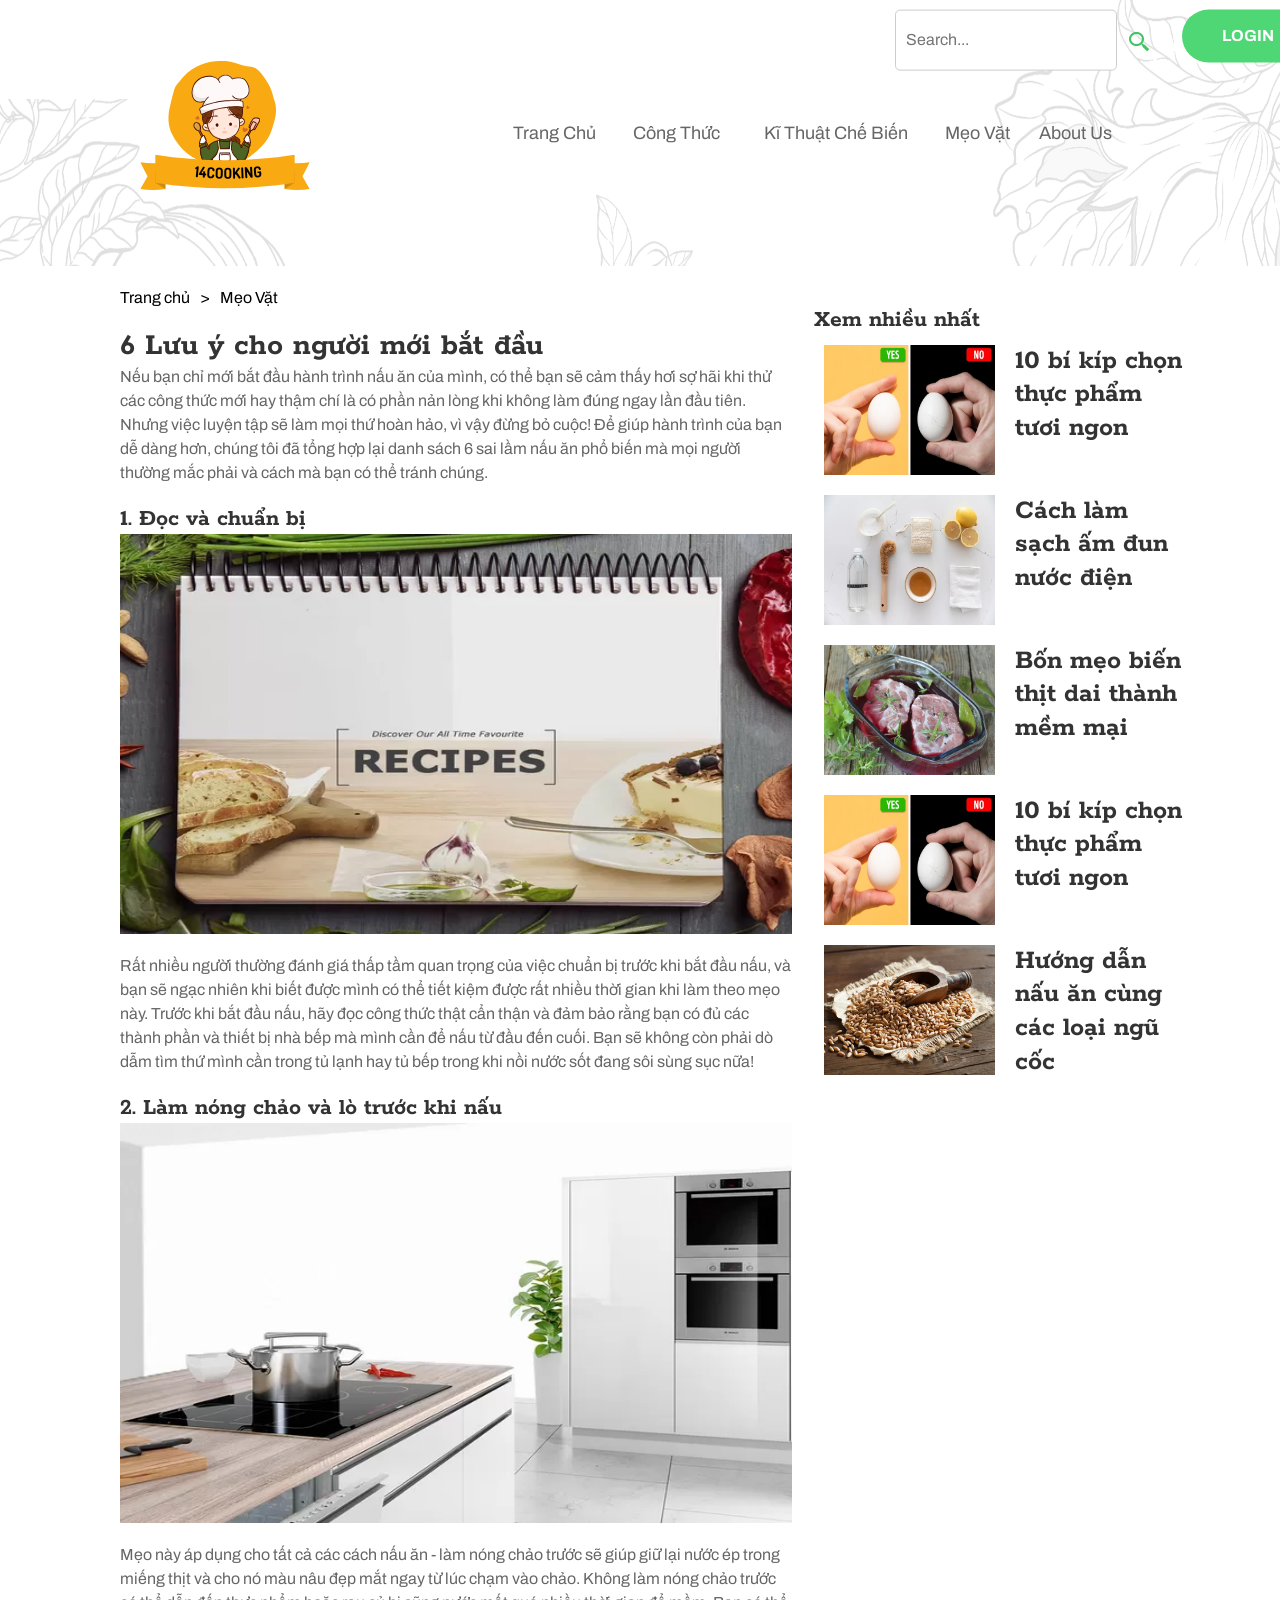
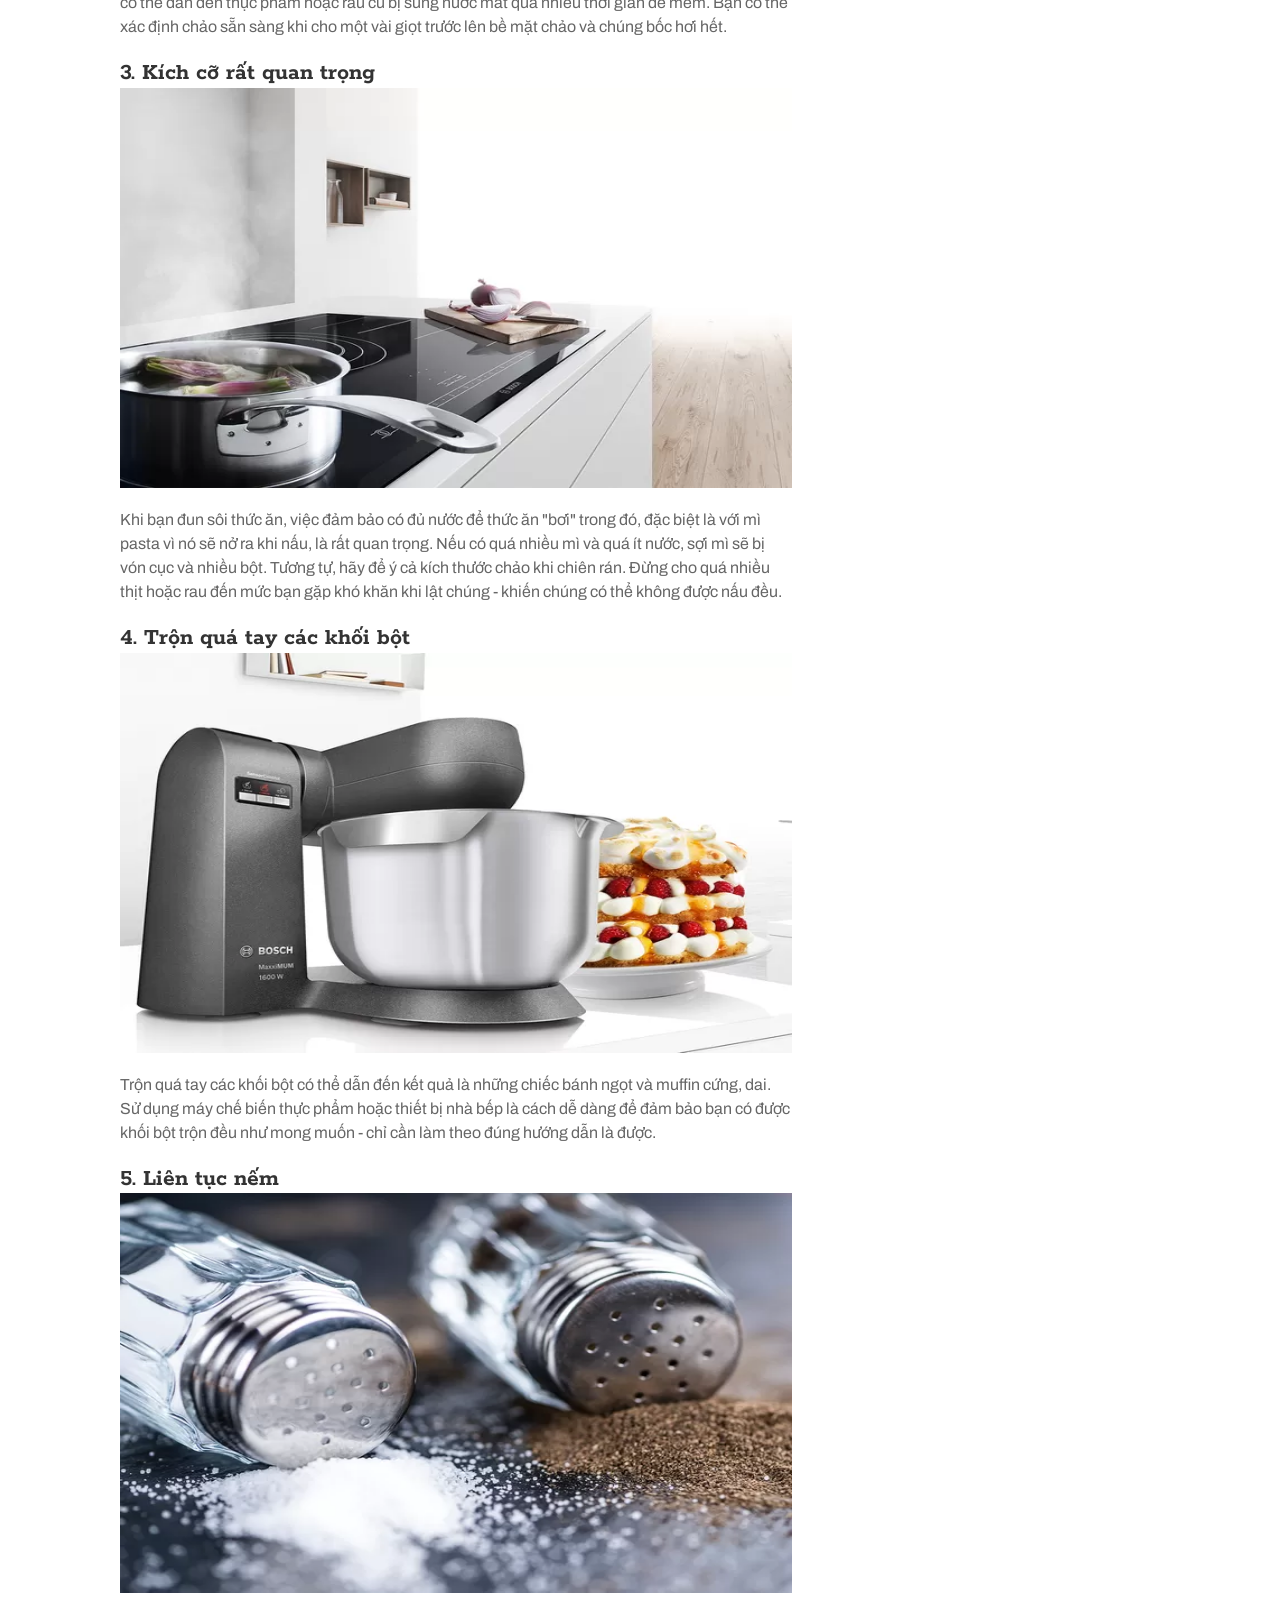
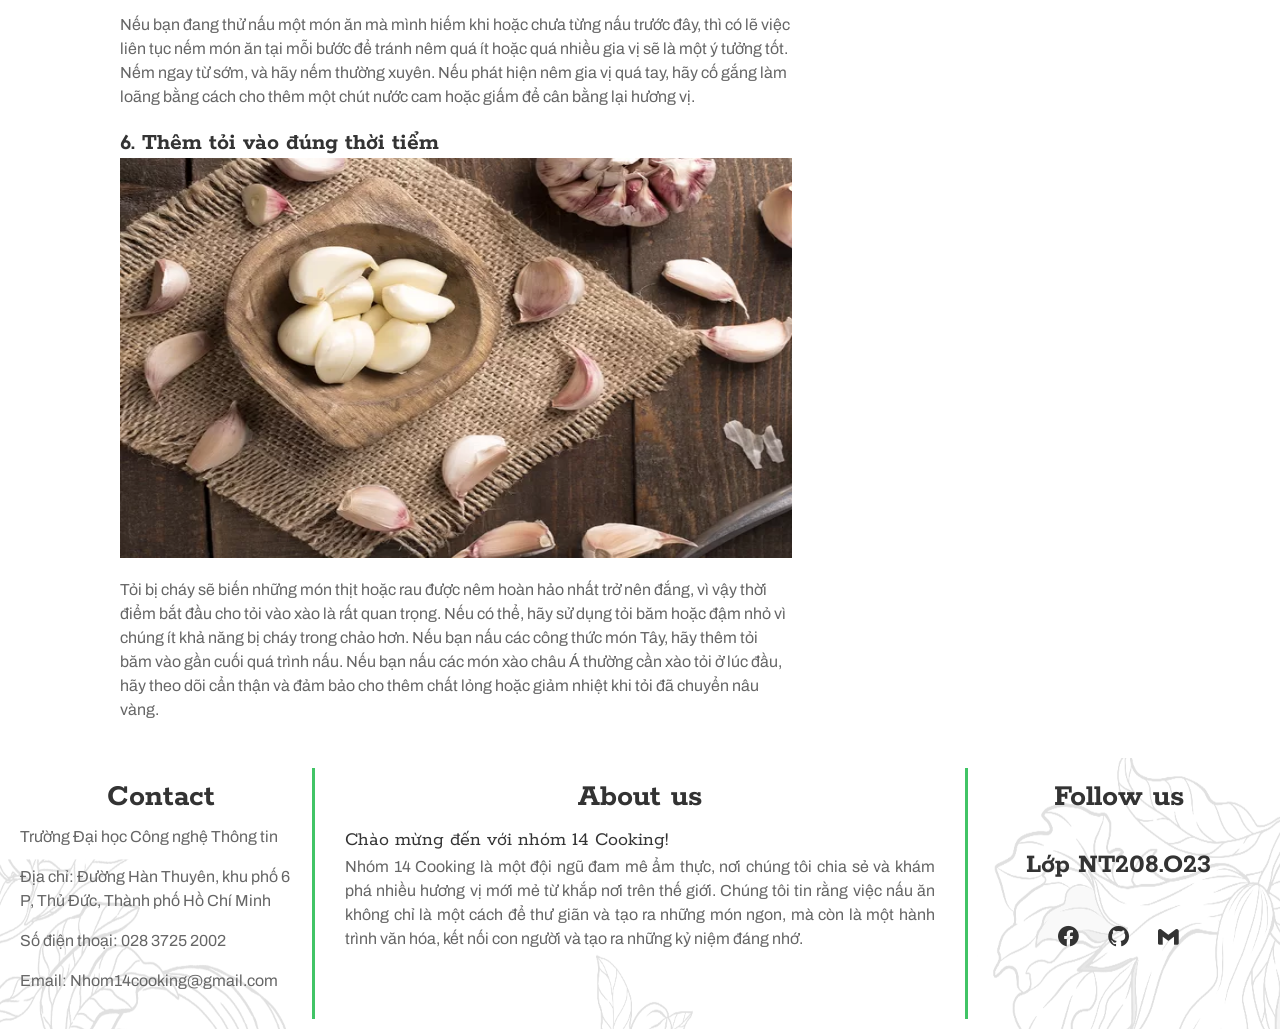
<file: Trangchitietmeo/6luuychonguoimoibatdau.html>
<!DOCTYPE html>
<html lang="en">
<head>
    <title>6 Lưu ý cho người mới bắt đầu</title>
    <meta charset="UTF-8">
    <meta name="viewport" content="width=device-width, initial-scale=1.0">
    <!-- Stylesheets -->
    <link rel="stylesheet" href="bootstrap.min.css">
    <link rel="stylesheet" href="color.css">
    <link rel="stylesheet" href="Homepage.css">
    <link rel="stylesheet" href="6luuychonguoimoibatdau.css">
    <link href='https://unpkg.com/boxicons@2.1.4/css/boxicons.min.css' rel='stylesheet'>
</head>
<body>
    <div class="header">
        <div class="container">
            <nav class="navbar navbar-expand-lg">
                <div class="logo">
                    <a class="navbar-brand" href="javascript:void(0)">
                        <img src="logo1.png" alt="">
                    </a>
                </div>
                <div class="navbar-toggler active">
                    <span></span><span></span><span></span>
                </div>
                <div class="nav-menu active">

                    <div class="navbar-close">
                        <div class="cross-wrap"><span class="top"></span><span class="bottom"></span></div>
                    </div>
                    <nav class="main-menu">
                        <ul>
                            <li class="home-drop" onclick="submenu(0)"><a href="javascript:void(0)"
                                    id="home-click">Trang Chủ </a>
                            <li class="home-drop" onclick="submenu(1)"><a href="javascript:void(0)"
                                    class="home-click">Công thức</a>
                                <ul class="home-page-2">
                                    <li><a href="khai_vi.html">Khai vị
                                        </a></li>
                                    <li><a href="do_an_sang.html">Đồ ăn sáng
                                        </a></li>
                                    <li><a href="thuc-uong.html">Thức uống </a></li>
                                    <li><a href="mon_chinh.html">Món chính</a></li>
                                    <li><a href="trang_mieng.html">Tráng miệng</a></li>
                                </ul>
                            </li>
                            <li class="home-drop" onclick="submenu(2)"><a href="javascript:void(0)"
                                    class="home-click">Kĩ thuật chế biếns</a>
                                <ul class="home-page-2">
                                    <li><a href="kho.html"> Kho</a></li>
                                    <li><a href="nuong.html"> Nướng</a></li>
                                    <li><a href="hap.html"> Hấp </a></li>
                                    <li><a href="xao.html"> Xào </a></li>
                                    <li><a href="chien.html"> Chiên</a></li>
                                </ul>
                            </li>

                            <li><a href="meo_vat.html">Mẹo vặt</a></li>
                            <li><a href="about_us.html">About Us</a></li>
                        </ul>

                    </nav>
                </div>
                <div class="site-menu-wrapper ml-auto collapse navbar-collapse">
                    <ul class="navbar-nav ml-auto">
                        <li><a href="index.html">Trang chủ</a></li>
                        <li class="nav-item dropdown position-relative">
                            <a class="nav-link" href="javascript:void(0)" role="button" data-bs-toggle="dropdown"
                                aria-expanded="false">
                                Công thức
                            </a>
                            <ul class="dropdown-menu dropdown-menu-dark">
                                <li><a class="dropdown-item" href="khai_vi.html">Khai vị
                                    </a></li>
                                <li><a class="dropdown-item" href="do_an_sang.html">Đồ ăn sáng</a></li>
                                <li><a class="dropdown-item" href="thuc_uong.html">Thức uống
                                    </a></li>
                                <li><a class="dropdown-item" href="mon_chinh.html">Món chính</a></li>
                                <li><a class="dropdown-item" href="trang_mieng.html">Tráng miệng</a></li>
                            </ul>
                        </li>
                        <li class="nav-item dropdown position-relative">
                            <a class="nav-link" href="javascript:void(0)" role="button" data-bs-toggle="dropdown"
                                aria-expanded="false">
                                Kĩ thuật chế biến
                            </a>
                            <ul class="dropdown-menu dropdown-menu-dark">
                                <li><a class="dropdown-item" href="kho.html"> Kho</a></li>
                                <li><a class="dropdown-item" href="nuong.html">Nướng</a></li>
                                <li><a class="dropdown-item" href="hap.html"> Hấp</a>
                                </li>
                                <li><a class="dropdown-item" href="xao.html"> Xào</a>
                                </li>
                                <li><a class="dropdown-item" href="chien.html"> Chiên</a>
                                </li>
                            </ul>
                        </li>

                        <li><a href="meo_vat.html" title="">Mẹo vặt</a></li>
                        <li><a href="about_us.html" title="">About Us</a></li>

                    </ul>
                    <div class="site-menu-btns d-flex">
                        <div class="search-box">
                            <input class="search-input" type="text" placeholder="Search...">
                            <i class='bx bx-search-alt-2'></i>
                            <div><a class="theme-btn-secondary" href="login.html" title="">Login</a>
                            </div>
                        </div>

                    </div>
            </nav>
        </div>
    </div>

    <div class="container-skills">
        <div class="container-skills-2">
            <div class="container-skills-2-block1">
                <div class="container-skills-2-block1-1">
                    <div class="container-skills-2-block1-1-header">
                        <div class="navigation">
                            <ul>
                              <li><a href="Homepage.html">Trang chủ</a></li>
                              <li><span>></span></li>
                              <li><a href="#">Mẹo Vặt</a></li>
                            </ul>
                        </div>
                    </div>
                    <h1 style="margin-top: 0;">6 Lưu ý cho người mới bắt đầu</h1>
                    <p> 
                    Nếu bạn chỉ mới bắt đầu hành trình nấu ăn của mình, có thể bạn sẽ cảm thấy hơi sợ hãi khi thử các công thức mới hay thậm chí là có phần nản lòng khi không làm đúng ngay lần đầu tiên. Nhưng việc luyện tập sẽ làm mọi thứ hoàn hảo, vì vậy đừng bỏ cuộc! Để giúp hành trình của bạn dễ dàng hơn, chúng tôi đã tổng hợp lại danh sách 6 sai lầm nấu ăn phổ biến mà mọi người thường mắc phải và cách mà bạn có thể tránh chúng.
                    </p>
                    <h2>1. Đọc và chuẩn bị</h2>
                    <img class="image" src="image/6luuychonguoimoibatdau/MCIM02007674_FR10-KL-L1-6CookingTips-Prep.img" alt="Đọc và chuẩn bị">
                    <p>Rất nhiều người thường đánh giá thấp tầm quan trọng của việc chuẩn bị trước khi bắt đầu nấu, và bạn sẽ ngạc nhiên khi biết được mình có thể tiết kiệm được rất nhiều thời gian khi làm theo mẹo này. Trước khi bắt đầu nấu, hãy đọc công thức thật cẩn thận và đảm bảo rằng bạn có đủ các thành phần và thiết bị nhà bếp mà mình cần để nấu từ đầu đến cuối. Bạn sẽ không còn phải dò dẫm tìm thứ mình cần trong tủ lạnh hay tủ bếp trong khi nồi nước sốt đang sôi sùng sục nữa!</p>
                    <h2>2. Làm nóng chảo và lò trước khi nấu</h2>
                    <img class="image" src="image/6luuychonguoimoibatdau/MCIM02007677_FR10-KL-R1-6CookingTips-PreHeat.webp" alt="Làm nóng chảo và nồi trước khi nấu">
                    <p>Mẹo này áp dụng cho tất cả các cách nấu ăn - làm nóng chảo trước sẽ giúp giữ lại nước ép trong miếng thịt và cho nó màu nâu đẹp mắt ngay từ lúc chạm vào chảo. Không làm nóng chảo trước có thể dẫn đến thực phẩm hoặc rau củ bị sũng nước mất quá nhiều thời gian để mềm. Bạn có thể xác định chảo sẵn sàng khi cho một vài giọt trước lên bề mặt chảo và chúng bốc hơi hết.</p>
                    <h2>3. Kích cỡ rất quan trọng</h2>
                    <img class="image" src="image/6luuychonguoimoibatdau/MCIM02007675_FR10-KL-L2-6CookingTips-SizeMAtters.webp" alt="Kích cỡ dụng cụ">
                    <p>Khi bạn đun sôi thức ăn, việc đảm bảo có đủ nước để thức ăn "bơi" trong đó, đặc biệt là với mì pasta vì nó sẽ nở ra khi nấu, là rất quan trọng. Nếu có quá nhiều mì và quá ít nước, sợi mì sẽ bị vón cục và nhiều bột. Tương tự, hãy để ý cả kích thước chảo khi chiên rán. Đừng cho quá nhiều thịt hoặc rau đến mức bạn gặp khó khăn khi lật chúng - khiến chúng có thể không được nấu đều.</p>
                    <h2>4. Trộn quá tay các khối bột</h2>
                    <img class="image" src="image/6luuychonguoimoibatdau/MCIM02007678_FR10-KL-R2-6CookingTips-OverMixing.webp" alt="Máy chế biến thực phẩm">
                    <p>Trộn quá tay các khối bột có thể dẫn đến kết quả là những chiếc bánh ngọt và muffin cứng, dai. Sử dụng máy chế biến thực phẩm hoặc thiết bị nhà bếp là cách dễ dàng để đảm bảo bạn có được khối bột trộn đều như mong muốn - chỉ cần làm theo đúng hướng dẫn là được.</p>
                    <h2>5. Liên tục nếm</h2>
                    <img class="image" src="image/6luuychonguoimoibatdau/MCIM02007676_FR10-KL-L3-6CookingTips-Keeptasting.webp" alt="Muối và tiêu">
                    <p>Nếu bạn đang thử nấu một món ăn mà mình hiếm khi hoặc chưa từng nấu trước đây, thì có lẽ việc liên tục nếm món ăn tại mỗi bước để tránh nêm quá ít hoặc quá nhiều gia vị sẽ là một ý tưởng tốt. Nếm ngay từ sớm, và hãy nếm thường xuyên. Nếu phát hiện nêm gia vị quá tay, hãy cố gắng làm loãng bằng cách cho thêm một chút nước cam hoặc giấm để cân bằng lại hương vị.</p>
                    <h2>6. Thêm tỏi vào đúng thời tiểm</h2>
                    <img class="image" src="image/6luuychonguoimoibatdau/MCIM02007679_FR10-KL-R3-6CookingTips-Garlic.webp" alt="Tỏi">
                    <p>Tỏi bị cháy sẽ biến những món thịt hoặc rau được nêm hoàn hảo nhất trở nên đắng, vì vậy thời điểm bắt đầu cho tỏi vào xào là rất quan trọng. Nếu có thể, hãy sử dụng tỏi băm hoặc đậm nhỏ vì chúng ít khả năng bị cháy trong chảo hơn. Nếu bạn nấu các công thức món Tây, hãy thêm tỏi băm vào gần cuối quá trình nấu. Nếu bạn nấu các món xào châu Á thường cần xào tỏi ở lúc đầu, hãy theo dõi cẩn thận và đảm bảo cho thêm chất lỏng hoặc giảm nhiệt khi tỏi đã chuyển nâu vàng.</p>
                </div>
            </div>
            <div class="container-skills-2-block2">
                <div class="scrolling-block">
                    <div>
                        <h2>Xem nhiều nhất</h2>
                    </div>
                    <div class="container-skills-2-block2-1">
                        <a href="10bikipchonthucphamtuoi.html"><img class="image" src="image/10bikipchonthucphamtuoi/trungga.jpg" alt="Trứng gà" style="height: 130px;"></a>
                    </div>
                    <div class="container-skills-2-block2-1">
                        <a href="10bikipchonthucphamtuoi.html">
                            <div>
                                <h3>10 bí kíp chọn thực phẩm tươi ngon</h3>
                            </div>
                        </a>
                    </div>
                    <div class="container-skills-2-block2-1">
                        <a href="Cachlamsangamdunnuocdien.html"><img class="image" src="image/lamsachamdunnuoc/1.jpg " alt="Các công cụ để vệ sinh ấm đun nước" style="height: 130px;"></a>
                    </div>
                    <div class="container-skills-2-block2-1">
                        <a href="Cachlamsangamdunnuocdien.html">
                            <div>
                                <h3>Cách làm sạch ấm đun nước điện</h3>
                            </div>
                        </a>
                    </div>
                    <div class="container-skills-2-block2-1">
                        <a href="4meobienthitdaithanhthitmem.html"><img class="image" src="image/4meobienthitdaithanhthitmem/1.jpg"
                            alt="Thịt ngâm rượu sake" style="height: 130px;"></a>
                    </div>
                    <div class="container-skills-2-block2-1">
                        <a href="4meobienthitdaithanhthitmem.html">
                            <div>
                                <h3>Bốn mẹo biến thịt dai thành mềm mại</h3>
                            </div>
                        </a>
                    </div>
                    <div class="container-skills-2-block2-1">
                        <a href="10bikipchonthucphamtuoi.html"><img class="image" src="image/10bikipchonthucphamtuoi/trungga.jpg" alt="Trứng gà" style="height: 130px;"></a>
                    </div>
                    <div class="container-skills-2-block2-1">
                        <a href="10bikipchonthucphamtuoi.html">
                            <div>
                                <h3>10 bí kíp chọn thực phẩm tươi ngon</h3>
                            </div>
                        </a>
                    </div>
                    <div class="container-skills-2-block2-1">
                        <a href="Nauanvoingucoc.html"><img class="image" src="image/Nauanvoingucoc/MCIM02007768_FR14-KL-R2-CookingWithGrains-Spelt.webp"
                            alt="Lúa mì nâu (spelt)" style="height: 130px;"></a>
                    </div>
                    <div class="container-skills-2-block2-1">
                        <a href="Nauanvoingucoc.html">
                            <div>
                                <h3>Hướng dẫn nấu ăn cùng các loại ngũ cốc</h3>
                            </div>
                        </a>
                    </div>
                </div>
            </div>
        </div>
    </div>
    <div class="footer">
        <div class="address">
            <h2>Contact</h2>
            <p>Trường Đại học Công nghệ Thông tin</p>
            <p>Địa chỉ: Đường Hàn Thuyên, khu phố 6 P, Thủ Đức, Thành phố Hồ Chí Minh</p>
            <p>Số điện thoại: 028 3725 2002</p>
            <p>Email: Nhom14cooking@gmail.com</p>
        </div>
        <div class="aboutus">

            <h2>About us</h2>
            <p1>Chào mừng đến với nhóm 14 Cooking!</p1>
            <p>Nhóm 14 Cooking là một đội ngũ đam mê ẩm thực, nơi chúng tôi chia sẻ và khám phá nhiều hương vị mới
                mẻ từ
                khắp nơi trên thế giới. Chúng tôi tin rằng việc nấu ăn không chỉ là một cách để thư giãn và tạo ra
                những
                món ngon, mà còn là một hành trình văn hóa, kết nối con người và tạo ra những kỷ niệm đáng nhớ.</p>
        </div>
        <div class="social">
            <h2>Follow us</h2><br>
            <h3>Lớp NT208.O23</h3><br>
            <i class='bx bxl-facebook-circle'></i>
            <i class='bx bxl-github'></i>
            <i class='bx bxl-gmail'></i>
        </div>
    </div>
</body>

</html>
</file>
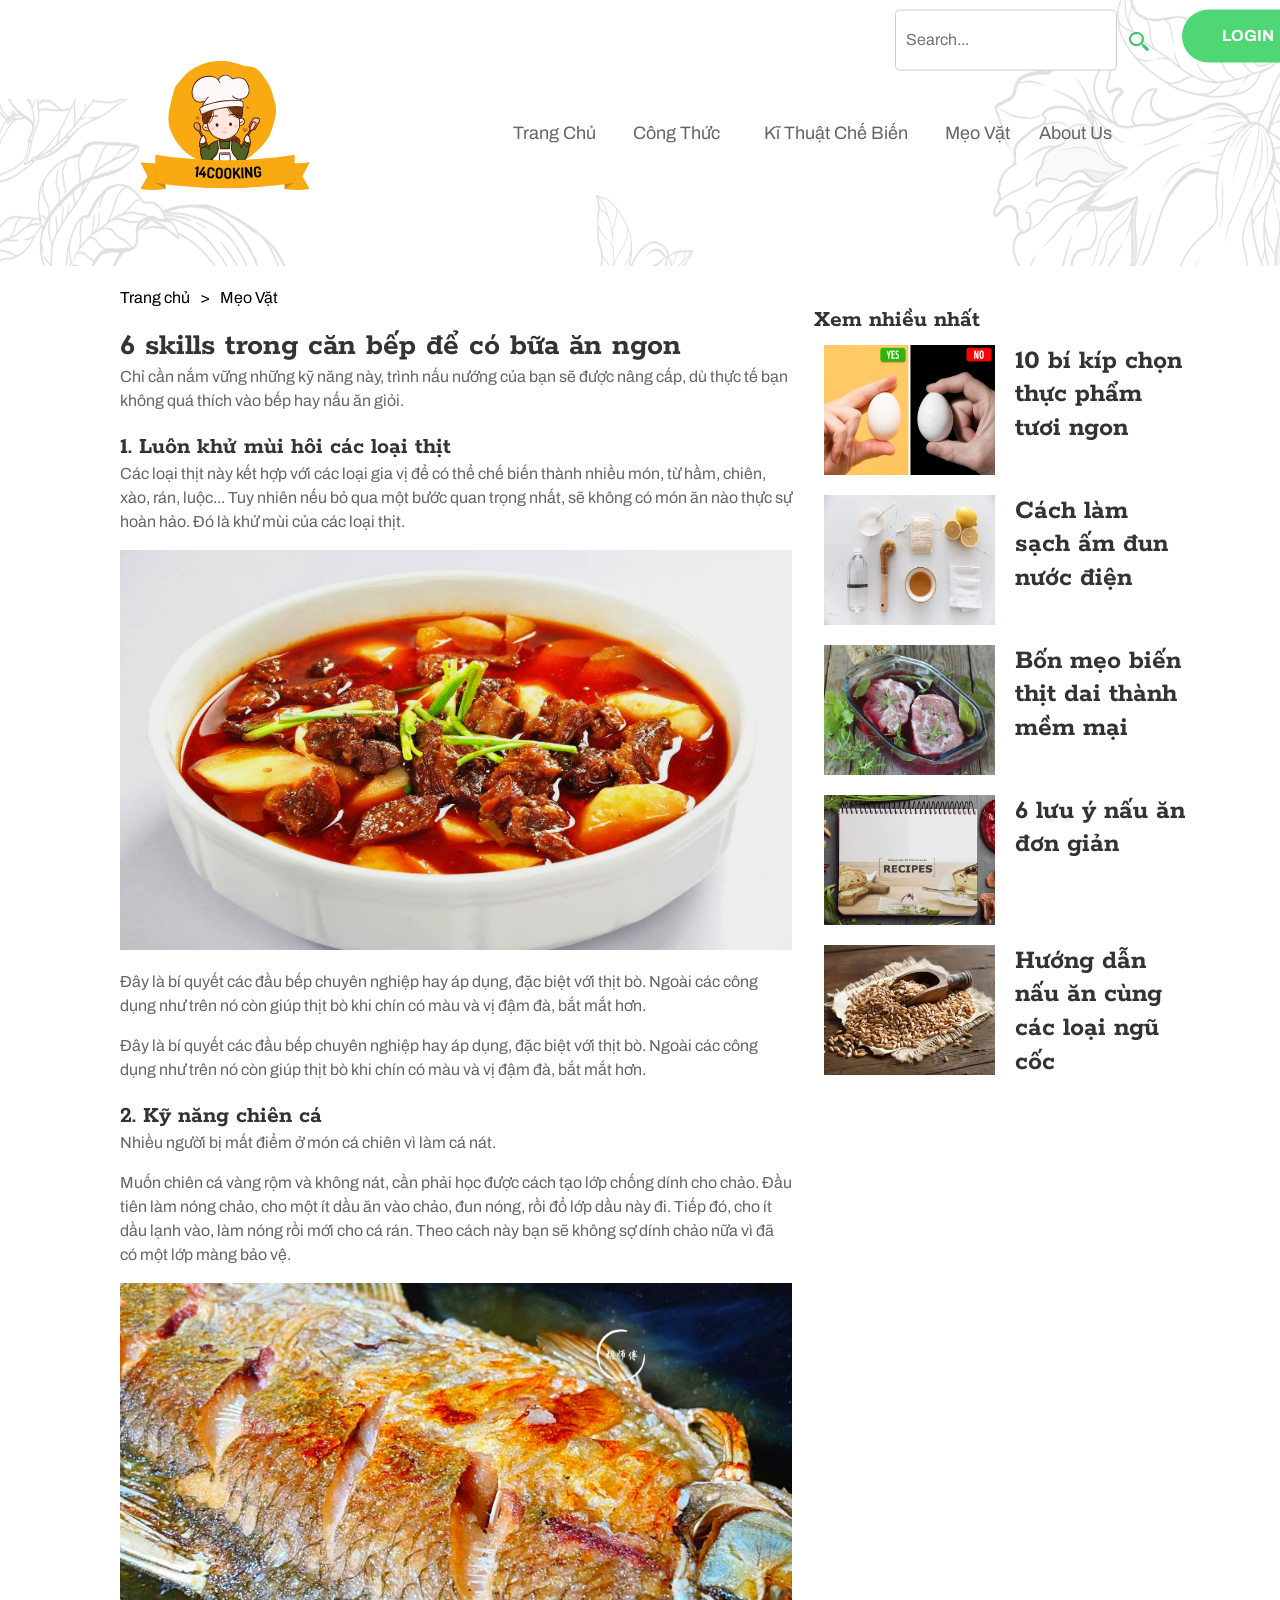
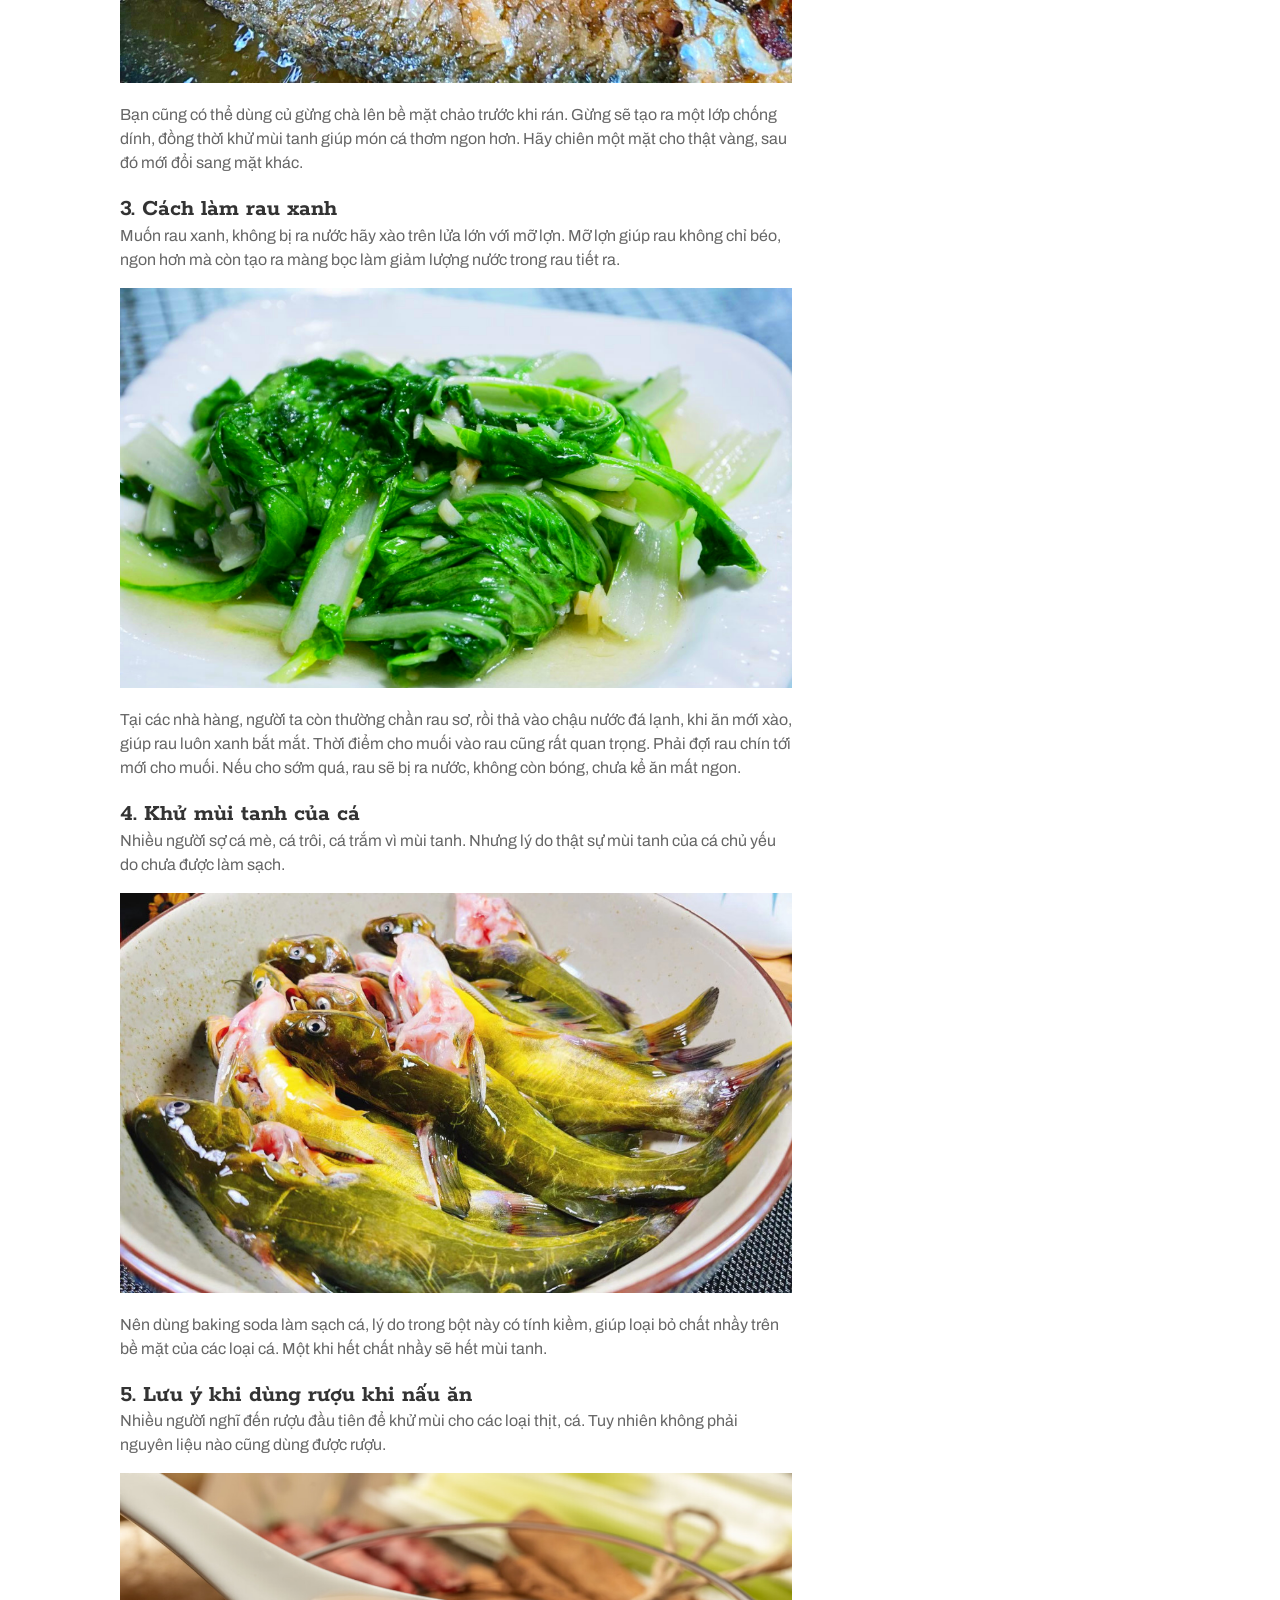
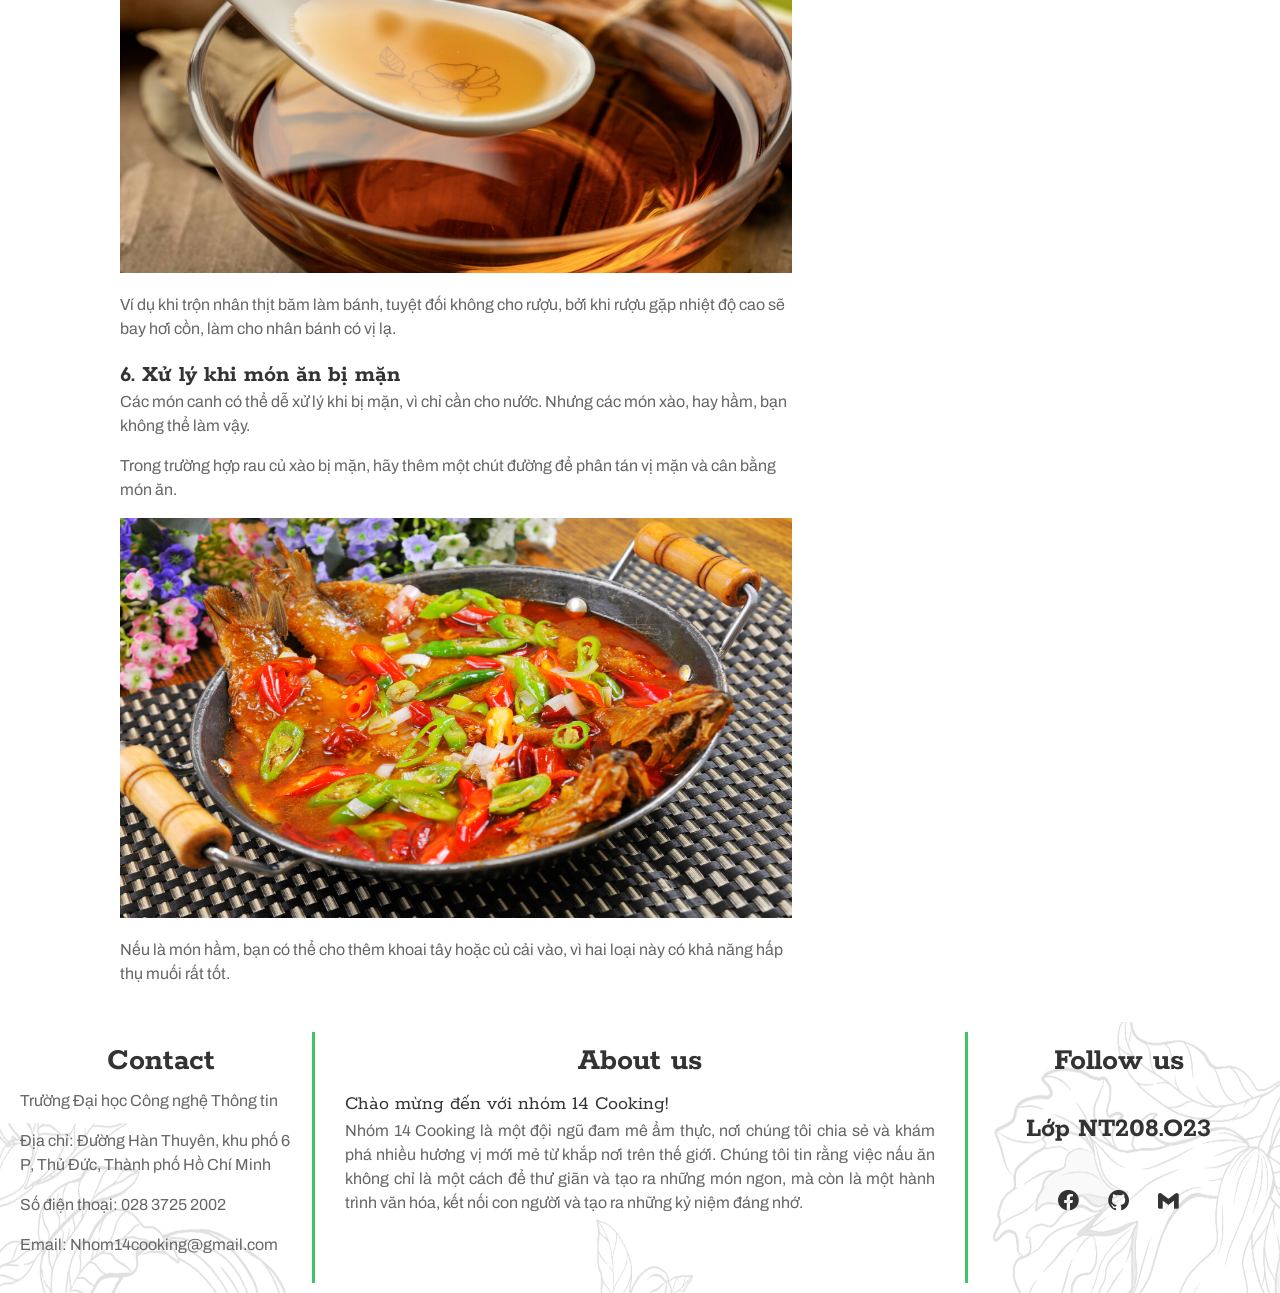
<file: Trangchitietmeo/6Skillslambep.html>
<!DOCTYPE html>
<html lang="en">
<head>
    <title>6 skills trong căn bếp</title>
    <meta charset="UTF-8">
    <meta name="viewport" content="width=device-width, initial-scale=1.0">
    <!-- Stylesheets -->
    <link rel="stylesheet" href="bootstrap.min.css">
    <link rel="stylesheet" href="color.css">
    <link rel="stylesheet" href="Homepage.css">
    <link rel="stylesheet" href="6Skillslambep.css">
    <link href='https://unpkg.com/boxicons@2.1.4/css/boxicons.min.css' rel='stylesheet'>
</head>
<body>
    <div class="header">
        <div class="container">
            <nav class="navbar navbar-expand-lg">
                <div class="logo">
                    <a class="navbar-brand" href="javascript:void(0)">
                        <img src="logo1.png" alt="">
                    </a>
                </div>
                <div class="navbar-toggler active">
                    <span></span><span></span><span></span>
                </div>
                <div class="nav-menu active">

                    <div class="navbar-close">
                        <div class="cross-wrap"><span class="top"></span><span class="bottom"></span></div>
                    </div>
                    <nav class="main-menu">
                        <ul>
                            <li class="home-drop" onclick="submenu(0)"><a href="javascript:void(0)"
                                    id="home-click">Trang Chủ </a>
                            <li class="home-drop" onclick="submenu(1)"><a href="javascript:void(0)"
                                    class="home-click">Công thức</a>
                                <ul class="home-page-2">
                                    <li><a href="khai_vi.html">Khai vị
                                        </a></li>
                                    <li><a href="do_an_sang.html">Đồ ăn sáng
                                        </a></li>
                                    <li><a href="thuc-uong.html">Thức uống </a></li>
                                    <li><a href="mon_chinh.html">Món chính</a></li>
                                    <li><a href="trang_mieng.html">Tráng miệng</a></li>
                                </ul>
                            </li>
                            <li class="home-drop" onclick="submenu(2)"><a href="javascript:void(0)"
                                    class="home-click">Kĩ thuật chế biếns</a>
                                <ul class="home-page-2">
                                    <li><a href="kho.html"> Kho</a></li>
                                    <li><a href="nuong.html"> Nướng</a></li>
                                    <li><a href="hap.html"> Hấp </a></li>
                                    <li><a href="xao.html"> Xào </a></li>
                                    <li><a href="chien.html"> Chiên</a></li>
                                </ul>
                            </li>

                            <li><a href="meo_vat.html">Mẹo vặt</a></li>
                            <li><a href="about_us.html">About Us</a></li>
                        </ul>

                    </nav>
                </div>
                <div class="site-menu-wrapper ml-auto collapse navbar-collapse">
                    <ul class="navbar-nav ml-auto">
                        <li><a href="index.html">Trang chủ</a></li>
                        <li class="nav-item dropdown position-relative">
                            <a class="nav-link" href="javascript:void(0)" role="button" data-bs-toggle="dropdown"
                                aria-expanded="false">
                                Công thức
                            </a>
                            <ul class="dropdown-menu dropdown-menu-dark">
                                <li><a class="dropdown-item" href="khai_vi.html">Khai vị
                                    </a></li>
                                <li><a class="dropdown-item" href="do_an_sang.html">Đồ ăn sáng</a></li>
                                <li><a class="dropdown-item" href="thuc_uong.html">Thức uống
                                    </a></li>
                                <li><a class="dropdown-item" href="mon_chinh.html">Món chính</a></li>
                                <li><a class="dropdown-item" href="trang_mieng.html">Tráng miệng</a></li>
                            </ul>
                        </li>
                        <li class="nav-item dropdown position-relative">
                            <a class="nav-link" href="javascript:void(0)" role="button" data-bs-toggle="dropdown"
                                aria-expanded="false">
                                Kĩ thuật chế biến
                            </a>
                            <ul class="dropdown-menu dropdown-menu-dark">
                                <li><a class="dropdown-item" href="kho.html"> Kho</a></li>
                                <li><a class="dropdown-item" href="nuong.html">Nướng</a></li>
                                <li><a class="dropdown-item" href="hap.html"> Hấp</a>
                                </li>
                                <li><a class="dropdown-item" href="xao.html"> Xào</a>
                                </li>
                                <li><a class="dropdown-item" href="chien.html"> Chiên</a>
                                </li>
                            </ul>
                        </li>

                        <li><a href="meo_vat.html" title="">Mẹo vặt</a></li>
                        <li><a href="about_us.html" title="">About Us</a></li>

                    </ul>
                    <div class="site-menu-btns d-flex">
                        <div class="search-box">
                            <input class="search-input" type="text" placeholder="Search...">
                            <i class='bx bx-search-alt-2'></i>
                            <div><a class="theme-btn-secondary" href="login.html" title="">Login</a>
                            </div>
                        </div>

                    </div>
            </nav>
        </div>
    </div>

    <div class="container-skills">
        <div class="container-skills-2">
            <div class="container-skills-2-block1">
                <div class="container-skills-2-block1-1">
                    <div class="container-skills-2-block1-1-header">
                        <div class="navigation">
                            <ul>
                              <li><a href="Homepage.html">Trang chủ</a></li>
                              <li><span>></span></li>
                              <li><a href="#">Mẹo Vặt</a></li>
                            </ul>
                        </div>
                    </div>
                    <h1 style="margin-top: 0;">6 skills trong căn bếp để có bữa ăn ngon </h1>
                    <p> 
                    Chỉ cần nắm vững những kỹ năng này, trình nấu nướng của bạn sẽ được nâng cấp, dù thực tế bạn không quá thích vào bếp hay nấu ăn giỏi.
                    </p>
                    <h2>1. Luôn khử mùi hôi các loại thịt</h2>
                    <p>
                    Các loại thịt này kết hợp với các loại gia vị để có thể chế biến thành nhiều món, từ hầm, chiên, xào, rán, luộc... Tuy nhiên nếu bỏ qua một bước quan trọng nhất, sẽ không có món ăn nào thực sự hoàn hảo. Đó là khử mùi của các loại thịt.
                    </p>
                    <img class="image" src="image/6skillslambep/bokho.png" alt="Bò kho">
                    <p>
                    Đây là bí quyết các đầu bếp chuyên nghiệp hay áp dụng, đặc biệt với thịt bò. Ngoài các công dụng như trên nó còn giúp thịt bò khi chín có màu và vị đậm đà, bắt mắt hơn.
                    </p>
                    <p>
                    Đây là bí quyết các đầu bếp chuyên nghiệp hay áp dụng, đặc biệt với thịt bò. Ngoài các công dụng như trên nó còn giúp thịt bò khi chín có màu và vị đậm đà, bắt mắt hơn.
                    </p>
                    <h2>2. Kỹ năng chiên cá</h2>
                    <p>Nhiều người bị mất điểm ở món cá chiên vì làm cá nát.</p>
                    <p>Muốn chiên cá vàng rộm và không nát, cần phải học được cách tạo lớp chống dính cho chảo. Đầu tiên làm nóng chảo, cho một ít dầu ăn vào chảo, đun nóng, rồi đổ lớp dầu này đi. Tiếp đó, cho ít dầu lạnh vào, làm nóng rồi mới cho cá rán. Theo cách này bạn sẽ không sợ dính chảo nữa vì đã có một lớp màng bảo vệ.</p>
                    <img class="image" src="image/6skillslambep/cachien.jpg" alt="Cá chiên ">
                    <p>Bạn cũng có thể dùng củ gừng chà lên bề mặt chảo trước khi rán. Gừng sẽ tạo ra một lớp chống dính, đồng thời khử mùi tanh giúp món cá thơm ngon hơn. Hãy chiên một mặt cho thật vàng, sau đó mới đổi sang mặt khác.</p>
                    <h2>3. Cách làm rau xanh</h2>
                    <p>Muốn rau xanh, không bị ra nước hãy xào trên lửa lớn với mỡ lợn. Mỡ lợn giúp rau không chỉ béo, ngon hơn mà còn tạo ra màng bọc làm giảm lượng nước trong rau tiết ra.</p>
                    <img class="image" src="image/6skillslambep/rauxao.png" alt="Rau xào">
                    <p>Tại các nhà hàng, người ta còn thường chần rau sơ, rồi thả vào chậu nước đá lạnh, khi ăn mới xào, giúp rau luôn xanh bắt mắt. Thời điểm cho muối vào rau cũng rất quan trọng. Phải đợi rau chín tới mới cho muối. Nếu cho sớm quá, rau sẽ bị ra nước, không còn bóng, chưa kể ăn mất ngon.</p>
                    <h2>4. Khử mùi tanh của cá</h2>
                    <p>Nhiều người sợ cá mè, cá trôi, cá trắm vì mùi tanh. Nhưng lý do thật sự mùi tanh của cá chủ yếu do chưa được làm sạch.</p>
                    <img class="image" src="image/6skillslambep/casong.jpg" alt="Cá sống">
                    <p>Nên dùng baking soda làm sạch cá, lý do trong bột này có tính kiềm, giúp loại bỏ chất nhầy trên bề mặt của các loại cá. Một khi hết chất nhầy sẽ hết mùi tanh.</p>
                    <h2>5. Lưu ý khi dùng rượu khi nấu ăn</h2>
                    <p>Nhiều người nghĩ đến rượu đầu tiên để khử mùi cho các loại thịt, cá. Tuy nhiên không phải nguyên liệu nào cũng dùng được rượu.</p>
                    <img class="image" src="image/6skillslambep/ruou.png" alt="Rượu">
                    <p>Ví dụ khi trộn nhân thịt băm làm bánh, tuyệt đối không cho rượu, bởi khi rượu gặp nhiệt độ cao sẽ bay hơi cồn, làm cho nhân bánh có vị lạ.</p>
                    <h2>6. Xử lý khi món ăn bị mặn</h2>
                    <p>Các món canh có thể dễ xử lý khi bị mặn, vì chỉ cần cho nước. Nhưng các món xào, hay hầm, bạn không thể làm vậy.</p>
                    <p>Trong trường hợp rau củ xào bị mặn, hãy thêm một chút đường để phân tán vị mặn và cân bằng món ăn.</p>
                    <img class="image" src="image/6skillslambep/cakho.png" alt="Cá kho">
                    <p>Nếu là món hầm, bạn có thể cho thêm khoai tây hoặc củ cải vào, vì hai loại này có khả năng hấp thụ muối rất tốt.</p>
                </div>
            </div>
            <div class="container-skills-2-block2">
                <div class="scrolling-block">
                    <div>
                        <h2>Xem nhiều nhất</h2>
                    </div>
                    <div class="container-skills-2-block2-1">
                        <a href="10bikipchonthucphamtuoi.html"><img class="image" src="image/10bikipchonthucphamtuoi/trungga.jpg" alt="Trứng gà" style="height: 130px;"></a>
                    </div>
                    <div class="container-skills-2-block2-1">
                        <a href="10bikipchonthucphamtuoi.html">
                            <div>
                                <h3>10 bí kíp chọn thực phẩm tươi ngon</h3>
                            </div>
                        </a>
                    </div>
                    <div class="container-skills-2-block2-1">
                        <a href="Cachlamsangamdunnuocdien.html"><img class="image" src="image/lamsachamdunnuoc/1.jpg " alt="Các công cụ để vệ sinh ấm đun nước" style="height: 130px;"></a>
                    </div>
                    <div class="container-skills-2-block2-1">
                        <a href="Cachlamsangamdunnuocdien.html">
                            <div>
                                <h3>Cách làm sạch ấm đun nước điện</h3>
                            </div>
                        </a>
                    </div>
                    <div class="container-skills-2-block2-1">
                        <a href="4meobienthitdaithanhthitmem.html"><img class="image" src="image/4meobienthitdaithanhthitmem/1.jpg"
                            alt="Thịt ngâm rượu sake" style="height: 130px;"></a>
                    </div>
                    <div class="container-skills-2-block2-1">
                        <a href="4meobienthitdaithanhthitmem.html">
                            <div>
                                <h3>Bốn mẹo biến thịt dai thành mềm mại</h3>
                            </div>
                        </a>
                    </div>
                    <div class="container-skills-2-block2-1">
                        <a href="6luuychonguoimoibatdau.html"><img class="image" class="image"
                            src="image/6luuychonguoimoibatdau/MCIM02007674_FR10-KL-L1-6CookingTips-Prep.webp"
                            alt="Recipes" style="height: 130px;"></a>
                    </div>
                    <div class="container-skills-2-block2-1">
                        <a href="6luuychonguoimoibatdau.html">
                            <div>
                                <h3>6 lưu ý nấu ăn đơn giản </h3>
                            </div>
                        </a>
                    </div>
                    <div class="container-skills-2-block2-1">
                        <a href="Nauanvoingucoc.html"><img class="image" src="image/Nauanvoingucoc/MCIM02007768_FR14-KL-R2-CookingWithGrains-Spelt.webp"
                            alt="Lúa mì nâu (spelt)" style="height: 130px;"></a>
                    </div>
                    <div class="container-skills-2-block2-1">
                        <a href="Nauanvoingucoc.html">
                            <div>
                                <h3>Hướng dẫn nấu ăn cùng các loại ngũ cốc</h3>
                            </div>
                        </a>
                    </div>
                </div>
            </div>
        </div>
    </div>
    <div class="footer">
        <div class="address">
            <h2>Contact</h2>
            <p>Trường Đại học Công nghệ Thông tin</p>
            <p>Địa chỉ: Đường Hàn Thuyên, khu phố 6 P, Thủ Đức, Thành phố Hồ Chí Minh</p>
            <p>Số điện thoại: 028 3725 2002</p>
            <p>Email: Nhom14cooking@gmail.com</p>
        </div>
        <div class="aboutus">

            <h2>About us</h2>
            <p1>Chào mừng đến với nhóm 14 Cooking!</p1>
            <p>Nhóm 14 Cooking là một đội ngũ đam mê ẩm thực, nơi chúng tôi chia sẻ và khám phá nhiều hương vị mới
                mẻ từ
                khắp nơi trên thế giới. Chúng tôi tin rằng việc nấu ăn không chỉ là một cách để thư giãn và tạo ra
                những
                món ngon, mà còn là một hành trình văn hóa, kết nối con người và tạo ra những kỷ niệm đáng nhớ.</p>
        </div>
        <div class="social">
            <h2>Follow us</h2><br>
            <h3>Lớp NT208.O23</h3><br>
            <i class='bx bxl-facebook-circle'></i>
            <i class='bx bxl-github'></i>
            <i class='bx bxl-gmail'></i>
        </div>
    </div>
</body>

</html>
</file>
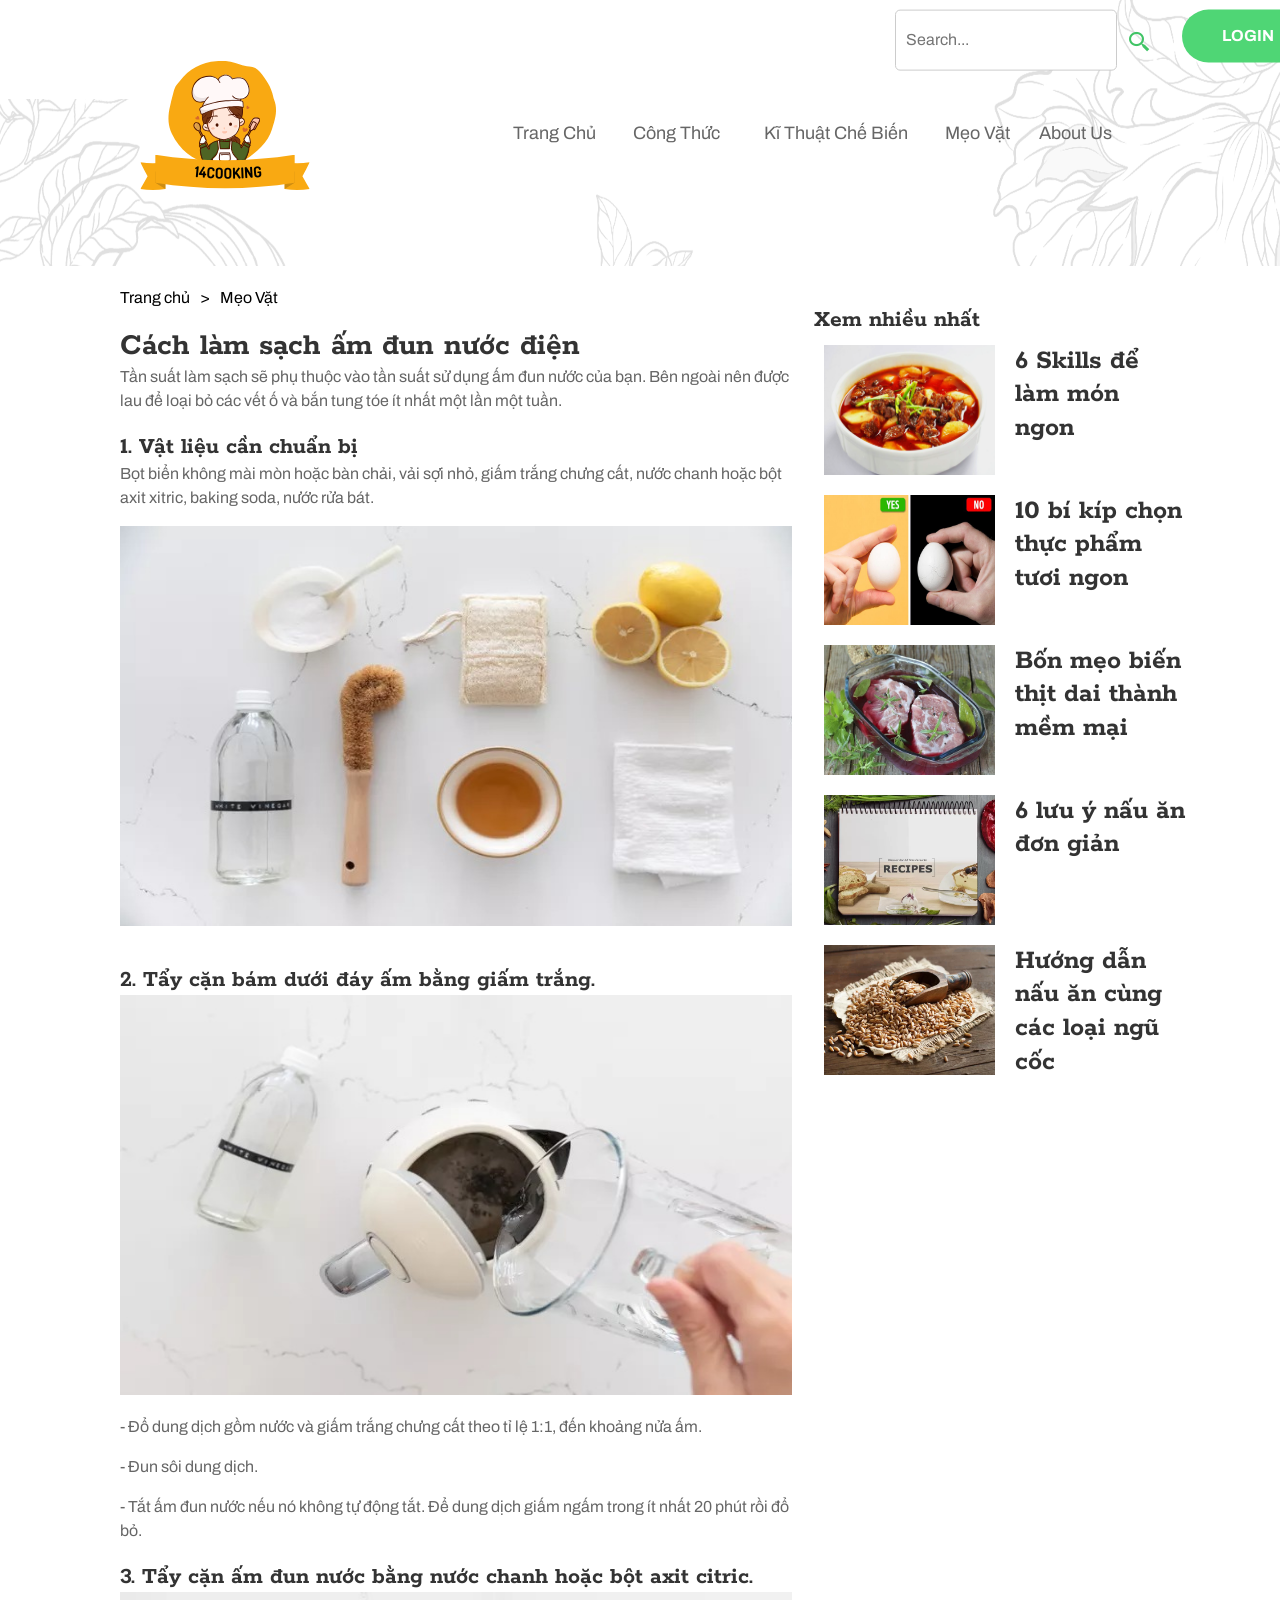
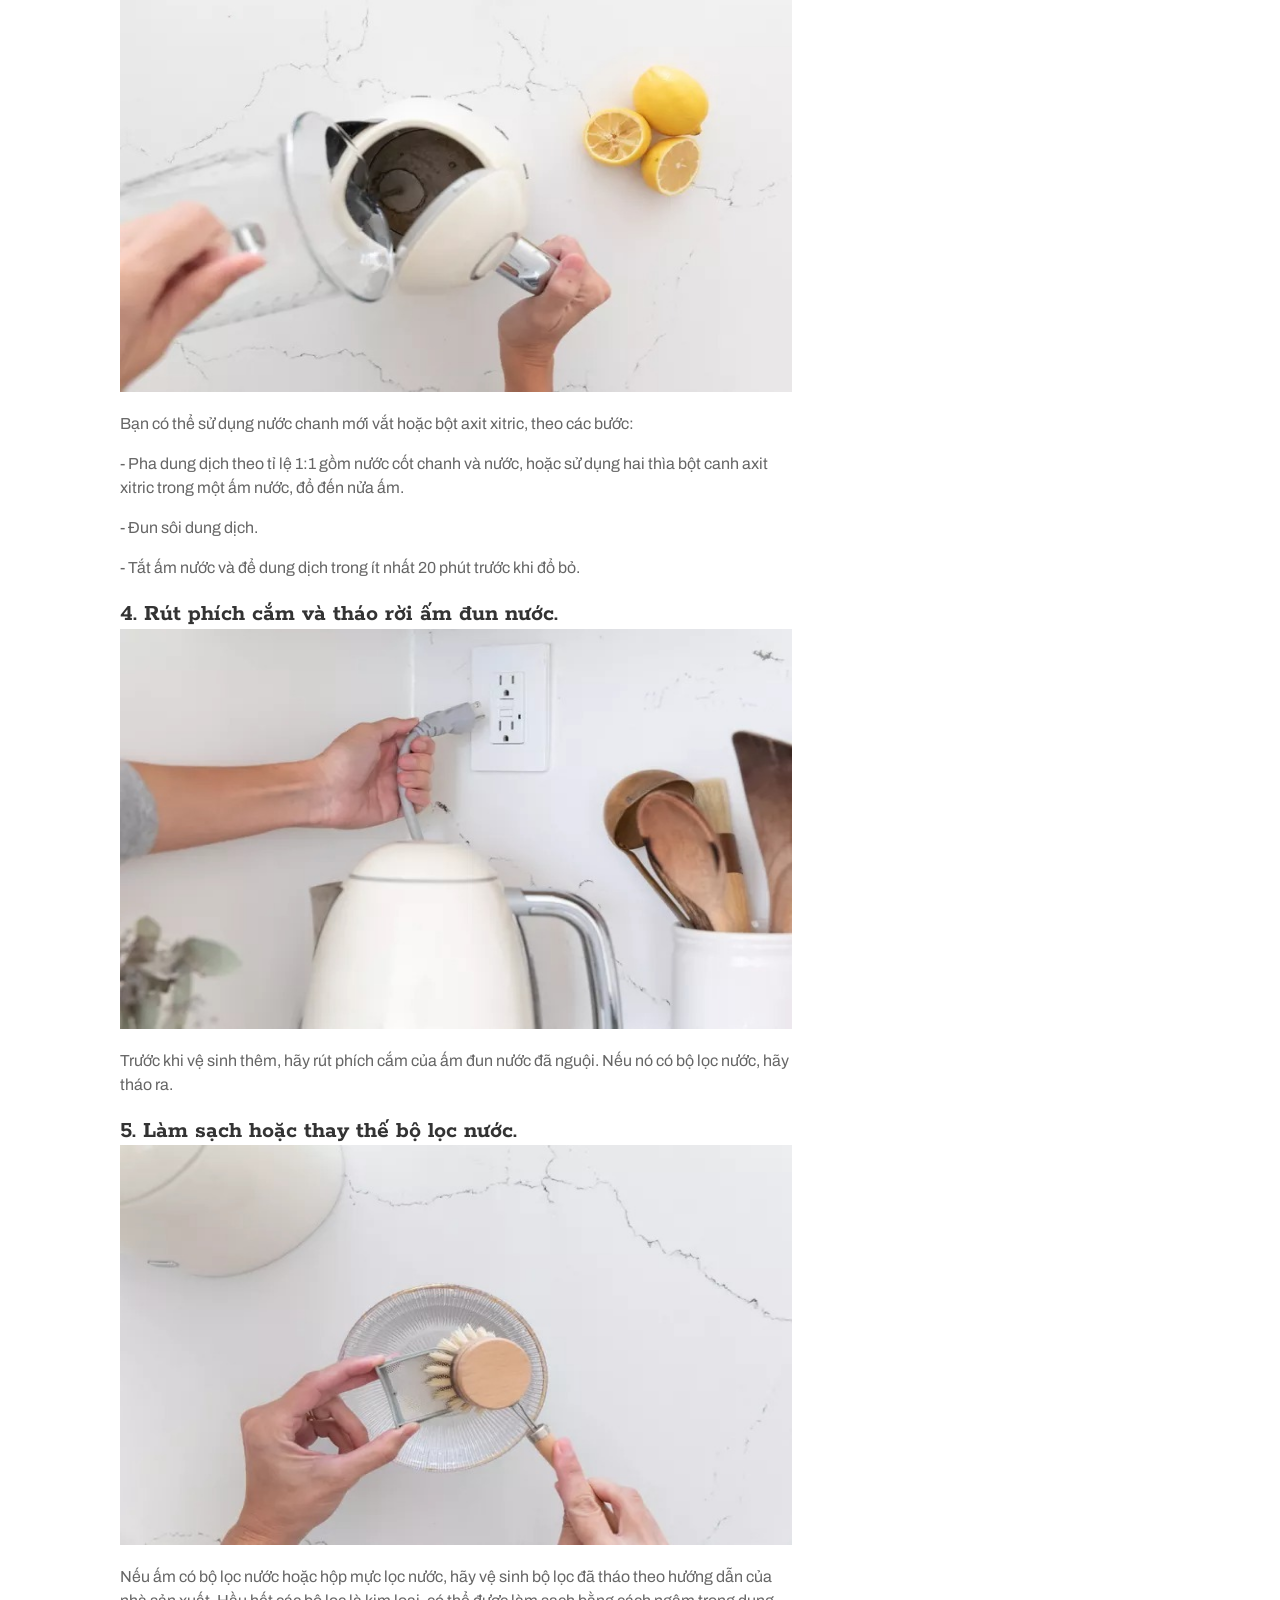
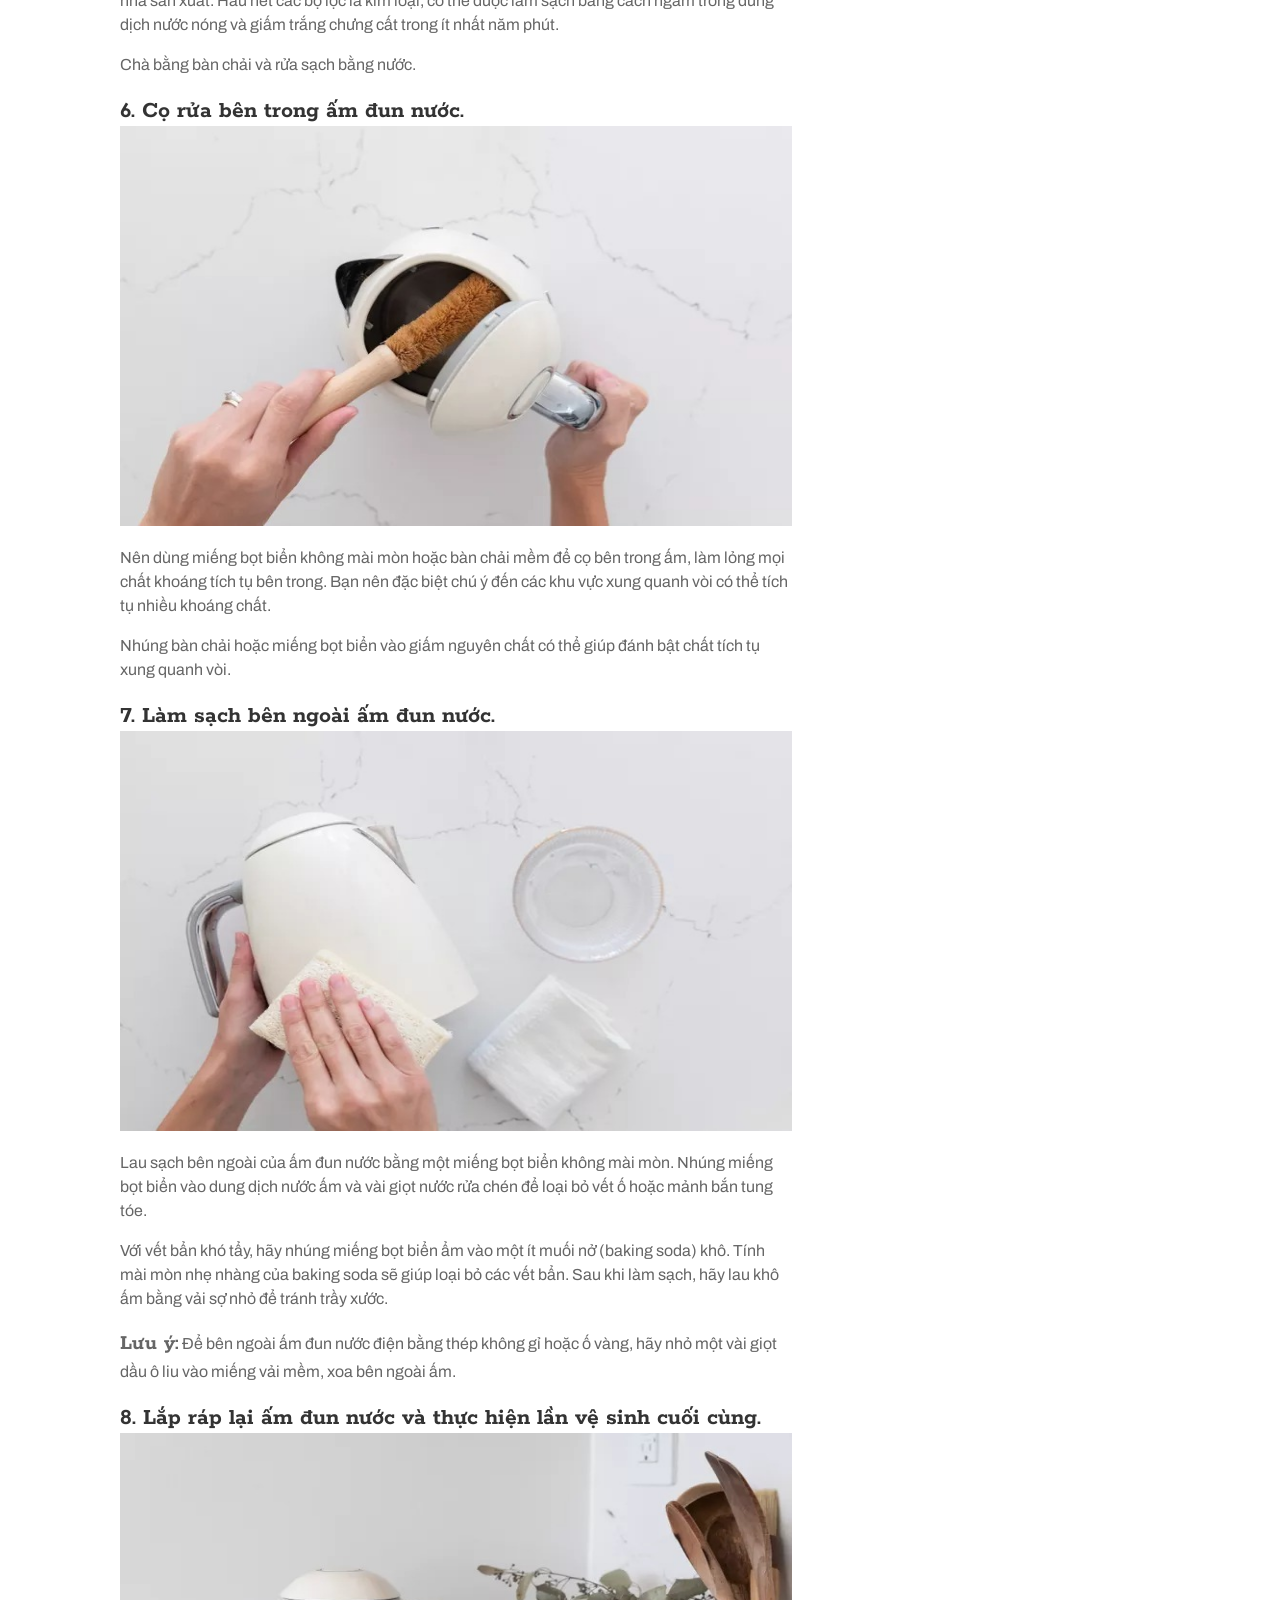
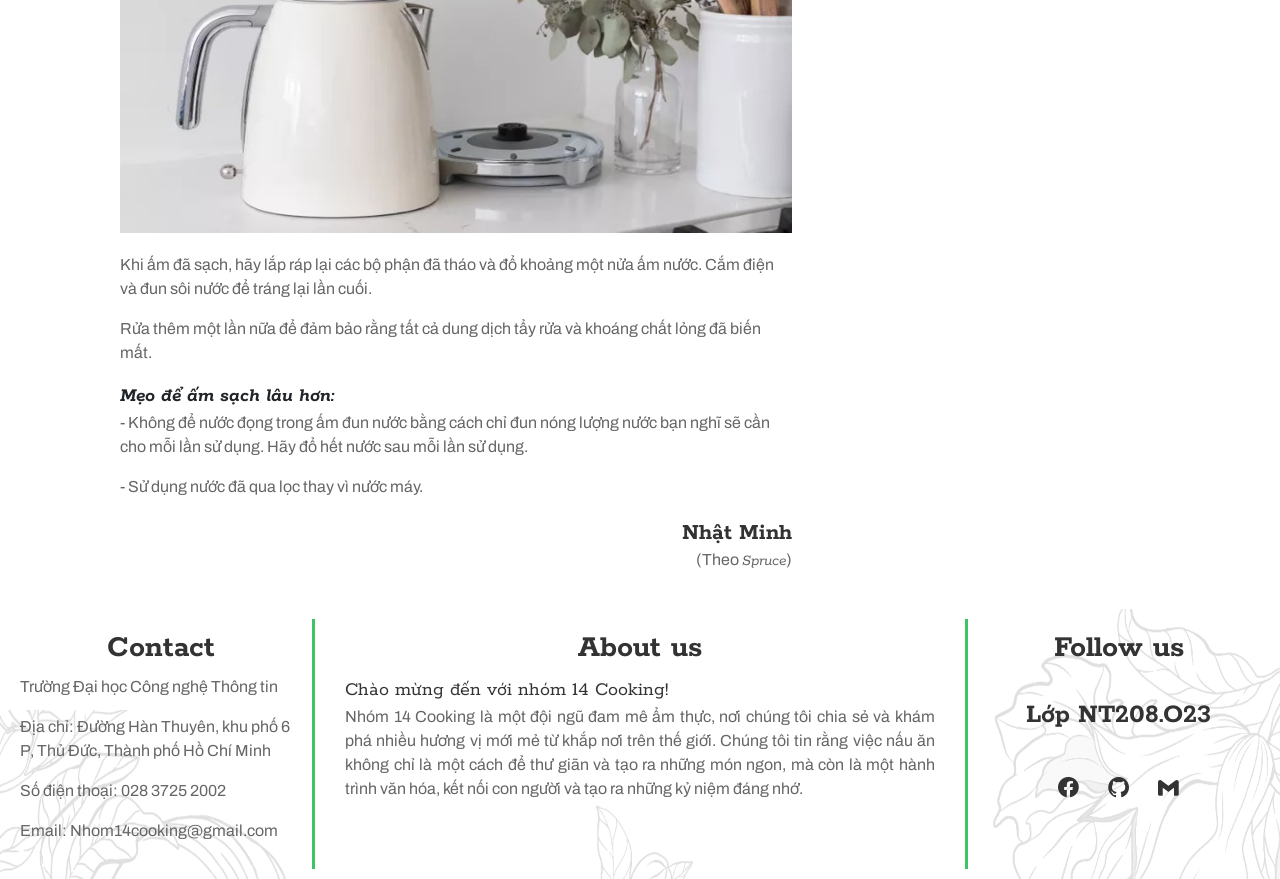
<file: Trangchitietmeo/Cachlamsangamdunnuocdien.html>
<!DOCTYPE html>
<html lang="en">
<head>
    <title>Cách làm sạch ấm đun nước điện</title>
    <meta charset="UTF-8">
    <meta name="viewport" content="width=device-width, initial-scale=1.0">
    <!-- Stylesheets -->
    <link rel="stylesheet" href="bootstrap.min.css">
    <link rel="stylesheet" href="color.css">
    <link rel="stylesheet" href="Homepage.css">
    <link rel="stylesheet" href="Cachlamsangamdunnuocdien.css">
    <link href='https://unpkg.com/boxicons@2.1.4/css/boxicons.min.css' rel='stylesheet'>
</head>
<body>
    <div class="header">
        <div class="container">
            <nav class="navbar navbar-expand-lg">
                <div class="logo">
                    <a class="navbar-brand" href="javascript:void(0)">
                        <img src="logo1.png" alt="">
                    </a>
                </div>
                <div class="navbar-toggler active">
                    <span></span><span></span><span></span>
                </div>
                <div class="nav-menu active">

                    <div class="navbar-close">
                        <div class="cross-wrap"><span class="top"></span><span class="bottom"></span></div>
                    </div>
                    <nav class="main-menu">
                        <ul>
                            <li class="home-drop" onclick="submenu(0)"><a href="javascript:void(0)"
                                    id="home-click">Trang Chủ </a>
                            <li class="home-drop" onclick="submenu(1)"><a href="javascript:void(0)"
                                    class="home-click">Công thức</a>
                                <ul class="home-page-2">
                                    <li><a href="khai_vi.html">Khai vị
                                        </a></li>
                                    <li><a href="do_an_sang.html">Đồ ăn sáng
                                        </a></li>
                                    <li><a href="thuc-uong.html">Thức uống </a></li>
                                    <li><a href="mon_chinh.html">Món chính</a></li>
                                    <li><a href="trang_mieng.html">Tráng miệng</a></li>
                                </ul>
                            </li>
                            <li class="home-drop" onclick="submenu(2)"><a href="javascript:void(0)"
                                    class="home-click">Kĩ thuật chế biếns</a>
                                <ul class="home-page-2">
                                    <li><a href="kho.html"> Kho</a></li>
                                    <li><a href="nuong.html"> Nướng</a></li>
                                    <li><a href="hap.html"> Hấp </a></li>
                                    <li><a href="xao.html"> Xào </a></li>
                                    <li><a href="chien.html"> Chiên</a></li>
                                </ul>
                            </li>

                            <li><a href="meo_vat.html">Mẹo vặt</a></li>
                            <li><a href="about_us.html">About Us</a></li>
                        </ul>

                    </nav>
                </div>
                <div class="site-menu-wrapper ml-auto collapse navbar-collapse">
                    <ul class="navbar-nav ml-auto">
                        <li><a href="index.html">Trang chủ</a></li>
                        <li class="nav-item dropdown position-relative">
                            <a class="nav-link" href="javascript:void(0)" role="button" data-bs-toggle="dropdown"
                                aria-expanded="false">
                                Công thức
                            </a>
                            <ul class="dropdown-menu dropdown-menu-dark">
                                <li><a class="dropdown-item" href="khai_vi.html">Khai vị
                                    </a></li>
                                <li><a class="dropdown-item" href="do_an_sang.html">Đồ ăn sáng</a></li>
                                <li><a class="dropdown-item" href="thuc_uong.html">Thức uống
                                    </a></li>
                                <li><a class="dropdown-item" href="mon_chinh.html">Món chính</a></li>
                                <li><a class="dropdown-item" href="trang_mieng.html">Tráng miệng</a></li>
                            </ul>
                        </li>
                        <li class="nav-item dropdown position-relative">
                            <a class="nav-link" href="javascript:void(0)" role="button" data-bs-toggle="dropdown"
                                aria-expanded="false">
                                Kĩ thuật chế biến
                            </a>
                            <ul class="dropdown-menu dropdown-menu-dark">
                                <li><a class="dropdown-item" href="kho.html"> Kho</a></li>
                                <li><a class="dropdown-item" href="nuong.html">Nướng</a></li>
                                <li><a class="dropdown-item" href="hap.html"> Hấp</a>
                                </li>
                                <li><a class="dropdown-item" href="xao.html"> Xào</a>
                                </li>
                                <li><a class="dropdown-item" href="chien.html"> Chiên</a>
                                </li>
                            </ul>
                        </li>

                        <li><a href="meo_vat.html" title="">Mẹo vặt</a></li>
                        <li><a href="about_us.html" title="">About Us</a></li>

                    </ul>
                    <div class="site-menu-btns d-flex">
                        <div class="search-box">
                            <input class="search-input" type="text" placeholder="Search...">
                            <i class='bx bx-search-alt-2'></i>
                            <div><a class="theme-btn-secondary" href="login.html" title="">Login</a>
                            </div>
                        </div>

                    </div>
            </nav>
        </div>
    </div>

    <div class="container-skills">
        <div class="container-skills-2">
            <div class="container-skills-2-block1">
                <div class="container-skills-2-block1-1">
                    <div class="container-skills-2-block1-1-header">
                        <div class="navigation">
                            <ul>
                              <li><a href="Homepage.html">Trang chủ</a></li>
                              <li><span>></span></li>
                              <li><a href="#">Mẹo Vặt</a></li>
                            </ul>
                        </div>
                    </div>
                    <h1 style="margin-top: 0;">Cách làm sạch ấm đun nước điện</h1>
                    <p> 
                    Tần suất làm sạch sẽ phụ thuộc vào tần suất sử dụng ấm đun nước của bạn. Bên ngoài nên được lau để loại bỏ các vết ố và bắn tung tóe ít nhất một lần một tuần.
                    </p>
                    <h2>1. Vật liệu cần chuẩn bị</h2>
                    <p>
                        Bọt biển không mài mòn hoặc bàn chải, vải sợi nhỏ, giấm trắng chưng cất, nước chanh hoặc bột axit xitric, baking soda, nước rửa bát.
                    </p>
                    <img class="image" src="image/lamsachamdunnuoc/1.jpg" alt="Dụng cụ">
                    <h2>2. Tẩy cặn bám dưới đáy ấm bằng giấm trắng.</h2>
                    <img class="image" src="image/lamsachamdunnuoc/2.jpg" alt="Tẩy cặn bám dưới đáy ấm bằng giấm trắng.">
                    <p>- Đổ dung dịch gồm nước và giấm trắng chưng cất theo tỉ lệ 1:1, đến khoảng nửa ấm.</p>
                    <p>- Đun sôi dung dịch.</p>
                    <p>- Tắt ấm đun nước nếu nó không tự động tắt. Để dung dịch giấm ngấm trong ít nhất 20 phút rồi đổ bỏ.</p>
                    <h2>3. Tẩy cặn ấm đun nước bằng nước chanh hoặc bột axit citric.</h2>
                    <img class="image" src="image/lamsachamdunnuoc/3.jpg" alt="Tẩy cặn ấm đun nước bằng nước chanh hoặc bột axit citric.">
                    <p>Bạn có thể sử dụng nước chanh mới vắt hoặc bột axit xitric, theo các bước:</p>
                    <p>- Pha dung dịch theo tỉ lệ 1:1 gồm nước cốt chanh và nước, hoặc sử dụng hai thìa bột canh axit xitric trong một ấm nước, đổ đến nửa ấm.</p>
                    <p>- Đun sôi dung dịch.</p>
                    <p>- Tắt ấm nước và để dung dịch trong ít nhất 20 phút trước khi đổ bỏ.</p>
                    <h2>4. Rút phích cắm và tháo rời ấm đun nước.</h2>
                    <img class="image" src="image/lamsachamdunnuoc/4.jpg" alt="Rút phích cắm và tháo rời ấm đun nước">
                    <p>Trước khi vệ sinh thêm, hãy rút phích cắm của ấm đun nước đã nguội. Nếu nó có bộ lọc nước, hãy tháo ra.</p>
                    <h2>5. Làm sạch hoặc thay thế bộ lọc nước.</h2>
                    <img class="image" src="image/lamsachamdunnuoc/5.jpg" alt="Làm sạch hoặc thay thế bộ lọc nước.">
                    <p>Nếu ấm có bộ lọc nước hoặc hộp mực lọc nước, hãy vệ sinh bộ lọc đã tháo theo hướng dẫn của nhà sản xuất. Hầu hết các bộ lọc là kim loại, có thể được làm sạch bằng cách ngâm trong dung dịch nước nóng và giấm trắng chưng cất trong ít nhất năm phút.</p>
                    <p>Chà bằng bàn chải và rửa sạch bằng nước.</p>
                    <h2>6. Cọ rửa bên trong ấm đun nước.</h2>
                    <img class="image" src="image/lamsachamdunnuoc/6.jpg" alt="Cọ rửa bên trong ấm đun nước">
                    <p>Nên dùng miếng bọt biển không mài mòn hoặc bàn chải mềm để cọ bên trong ấm, làm lỏng mọi chất khoáng tích tụ bên trong. Bạn nên đặc biệt chú ý đến các khu vực xung quanh vòi có thể tích tụ nhiều khoáng chất.</p>
                    <p>Nhúng bàn chải hoặc miếng bọt biển vào giấm nguyên chất có thể giúp đánh bật chất tích tụ xung quanh vòi.</p>
                    <h2>7. Làm sạch bên ngoài ấm đun nước.</h2>
                    <img class="image" src="image/lamsachamdunnuoc/7.jpg" alt="Làm sạch bên ngoài ấm đun nước.">
                    <p>Lau sạch bên ngoài của ấm đun nước bằng một miếng bọt biển không mài mòn. Nhúng miếng bọt biển vào dung dịch nước ấm và vài giọt nước rửa chén để loại bỏ vết ố hoặc mảnh bắn tung tóe.</p>
                    <p>Với vết bẩn khó tẩy, hãy nhúng miếng bọt biển ẩm vào một ít muối nở (baking soda) khô. Tính mài mòn nhẹ nhàng của baking soda sẽ giúp loại bỏ các vết bẩn. Sau khi làm sạch, hãy lau khô ấm bằng vải sợ nhỏ để tránh trầy xước.</p>
                    <p><span><strong style="font-size: 22px;">Lưu ý:</strong></span> Để bên ngoài ấm đun nước điện bằng thép không gỉ hoặc ố vàng, hãy nhỏ một vài giọt dầu ô liu vào miếng vải mềm, xoa bên ngoài ấm.</p>
                    <h2>8. Lắp ráp lại ấm đun nước và thực hiện lần vệ sinh cuối cùng.</h2>
                    <img class="image" src="image/lamsachamdunnuoc/8.jpg" alt="Lắp ráp lại ấm đun nước và thực hiện lần vệ sinh cuối cùng">
                    <p>Khi ấm đã sạch, hãy lắp ráp lại các bộ phận đã tháo và đổ khoảng một nửa ấm nước. Cắm điện và đun sôi nước để tráng lại lần cuối.</p>
                    <p>Rửa thêm một lần nữa để đảm bảo rằng tất cả dung dịch tẩy rửa và khoáng chất lỏng đã biến mất.</p>
                    <em><b style="font-size: 20px;">Mẹo để ấm sạch lâu hơn:</b></em>
                    <p>- Không để nước đọng trong ấm đun nước bằng cách chỉ đun nóng lượng nước bạn nghĩ sẽ cần cho mỗi lần sử dụng. Hãy đổ hết nước sau mỗi lần sử dụng.</p>
                    <p>- Sử dụng nước đã qua lọc thay vì nước máy.</p>
                    <div class="tacgia">
                        <h2>Nhật Minh</h2>
                        <p>(Theo <span><i>Spruce</i></span>)</p>
                    </div>
                </div>
            </div>
            <div class="container-skills-2-block2">
                <div class="scrolling-block">
                    <div>
                        <h2>Xem nhiều nhất </h2>
                    </div>
                    <div class="container-skills-2-block2-1">
                        <a href="6Skillslambep.html"><img class="image" src="image/6skillslambep/bokho.png" alt="Bò kho" style="height: 130px;"></a>
                    </div>
                    <div class="container-skills-2-block2-1">
                        <a href="6Skillslambep.html">
                            <div>
                                <h3>6 Skills để làm món ngon</h3>
                            </div>
                        </a>
                    </div>
                    <div class="container-skills-2-block2-1">
                        <a href="10bikipchonthucphamtuoi.html"><img class="image" src="image/10bikipchonthucphamtuoi/trungga.jpg" alt="Trứng gà" style="height: 130px;"></a>
                    </div>
                    <div class="container-skills-2-block2-1">
                        <a href="10bikipchonthucphamtuoi.html">
                            <div>
                                <h3>10 bí kíp chọn thực phẩm tươi ngon</h3>
                            </div>
                        </a>
                    </div>
                    <div class="container-skills-2-block2-1">
                        <a href="4meobienthitdaithanhthitmem.html"><img class="image" src="image/4meobienthitdaithanhthitmem/1.jpg"
                            alt="Thịt ngâm rượu sake" style="height: 130px;"></a>
                    </div>
                    <div class="container-skills-2-block2-1">
                        <a href="4meobienthitdaithanhthitmem.html">
                            <div>
                                <h3>Bốn mẹo biến thịt dai thành mềm mại</h3>
                            </div>
                        </a>
                    </div>
                    <div class="container-skills-2-block2-1">
                        <a href="6luuychonguoimoibatdau.html"><img class="image" class="image"
                            src="image/6luuychonguoimoibatdau/MCIM02007674_FR10-KL-L1-6CookingTips-Prep.webp"
                            alt="Recipes" style="height: 130px;"></a>
                    </div>
                    <div class="container-skills-2-block2-1">
                        <a href="6luuychonguoimoibatdau.html">
                            <div>
                                <h3>6 lưu ý nấu ăn đơn giản </h3>
                            </div>
                        </a>
                    </div>
                    <div class="container-skills-2-block2-1">
                        <a href="Nauanvoingucoc.html"><img class="image" src="image/Nauanvoingucoc/MCIM02007768_FR14-KL-R2-CookingWithGrains-Spelt.webp"
                            alt="Lúa mì nâu (spelt)" style="height: 130px;"></a>
                    </div>
                    <div class="container-skills-2-block2-1">
                        <a href="Nauanvoingucoc.html">
                            <div>
                                <h3>Hướng dẫn nấu ăn cùng các loại ngũ cốc</h3>
                            </div>
                        </a>
                    </div>
                </div>
            </div>
        </div>
    </div>
    <div class="footer">
        <div class="address">
            <h2>Contact</h2>
            <p>Trường Đại học Công nghệ Thông tin</p>
            <p>Địa chỉ: Đường Hàn Thuyên, khu phố 6 P, Thủ Đức, Thành phố Hồ Chí Minh</p>
            <p>Số điện thoại: 028 3725 2002</p>
            <p>Email: Nhom14cooking@gmail.com</p>
        </div>
        <div class="aboutus">

            <h2>About us</h2>
            <p1>Chào mừng đến với nhóm 14 Cooking!</p1>
            <p>Nhóm 14 Cooking là một đội ngũ đam mê ẩm thực, nơi chúng tôi chia sẻ và khám phá nhiều hương vị mới
                mẻ từ
                khắp nơi trên thế giới. Chúng tôi tin rằng việc nấu ăn không chỉ là một cách để thư giãn và tạo ra
                những
                món ngon, mà còn là một hành trình văn hóa, kết nối con người và tạo ra những kỷ niệm đáng nhớ.</p>
        </div>
        <div class="social">
            <h2>Follow us</h2><br>
            <h3>Lớp NT208.O23</h3><br>
            <i class='bx bxl-facebook-circle'></i>
            <i class='bx bxl-github'></i>
            <i class='bx bxl-gmail'></i>
        </div>
    </div>
</body>

</html>
</file>
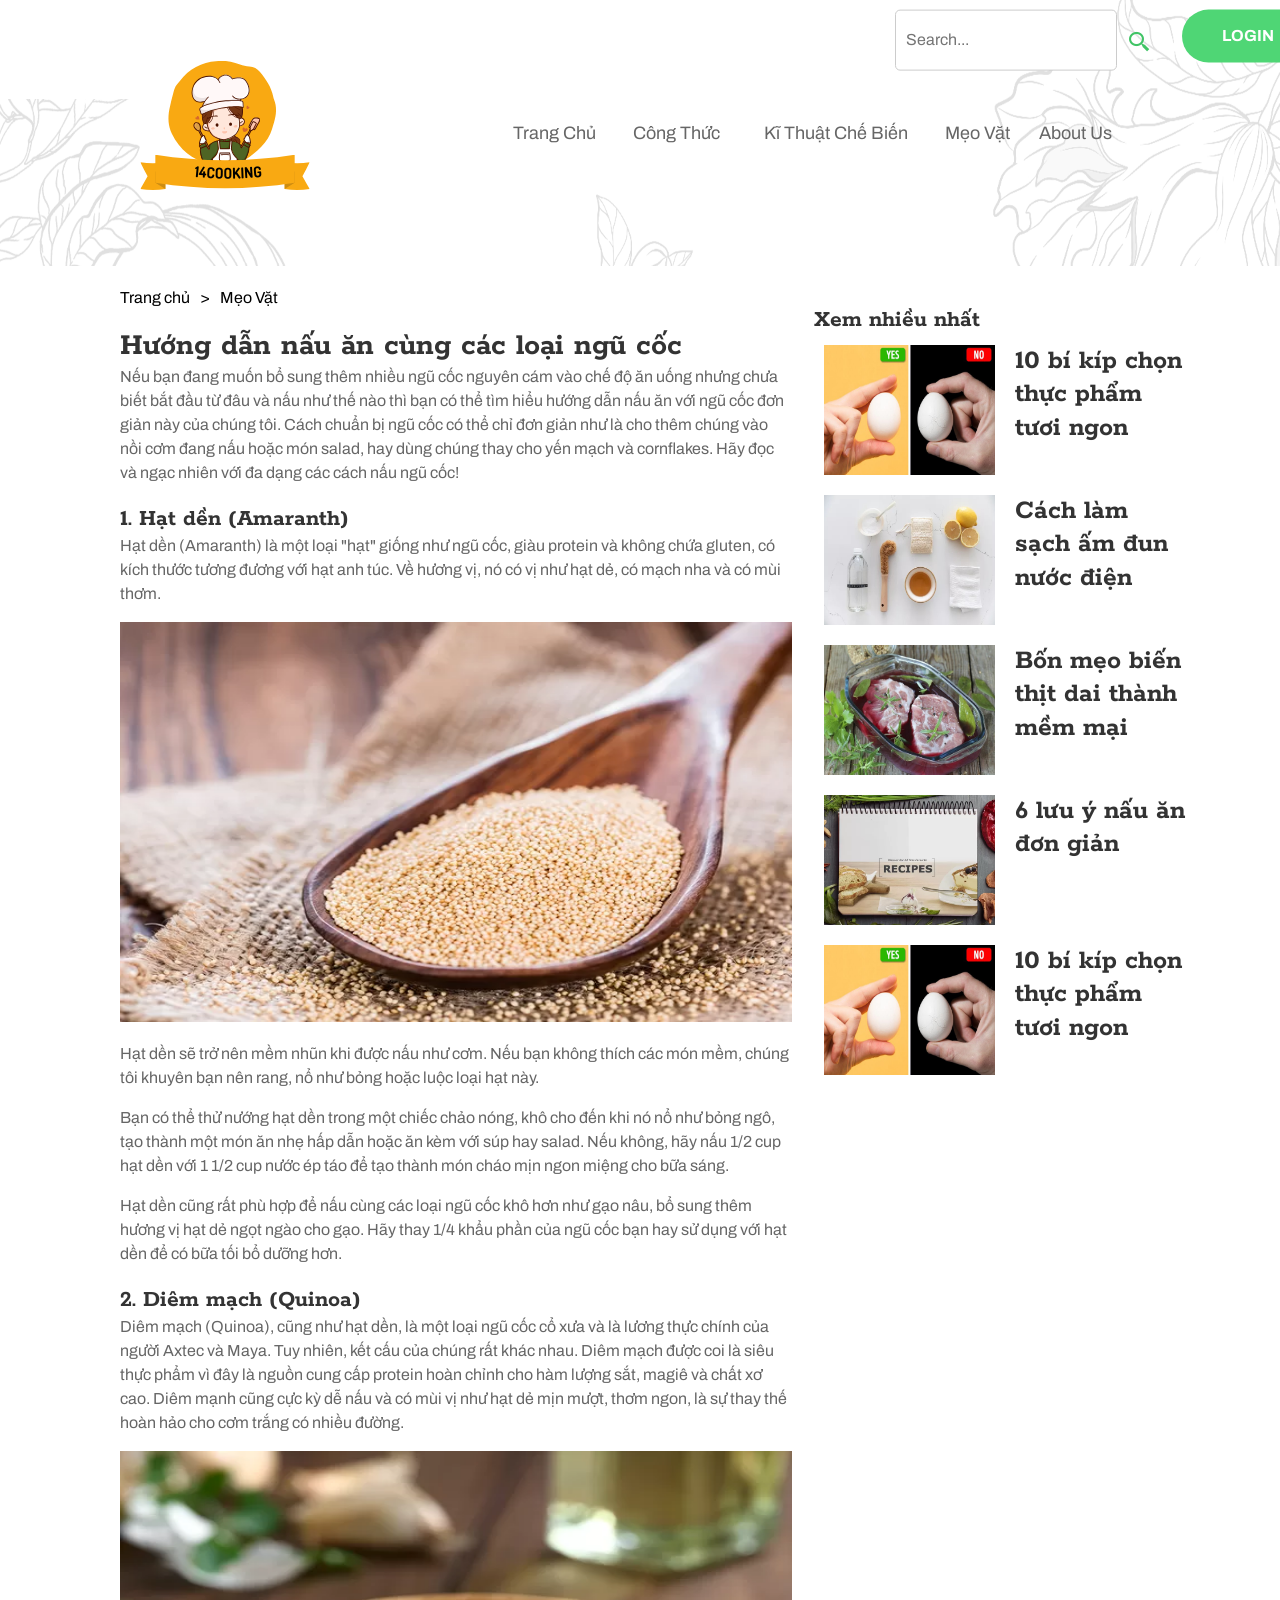
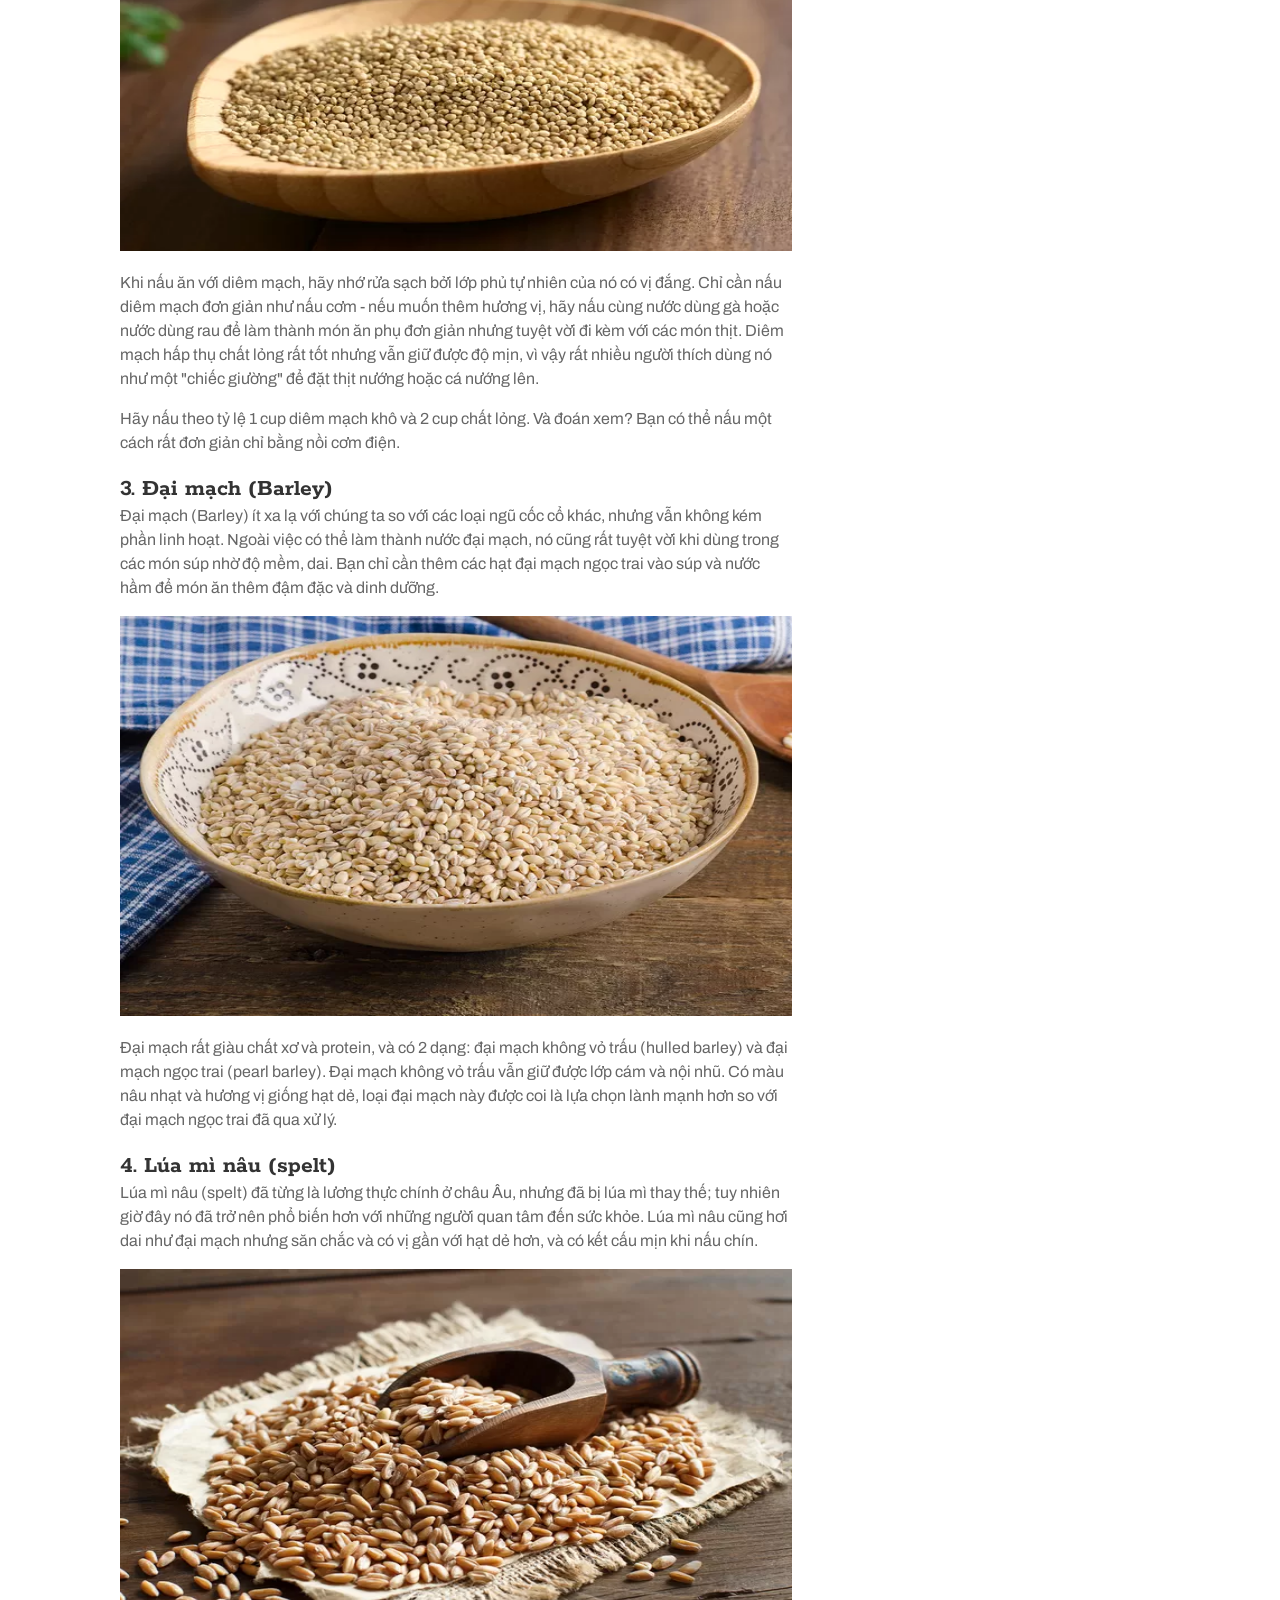
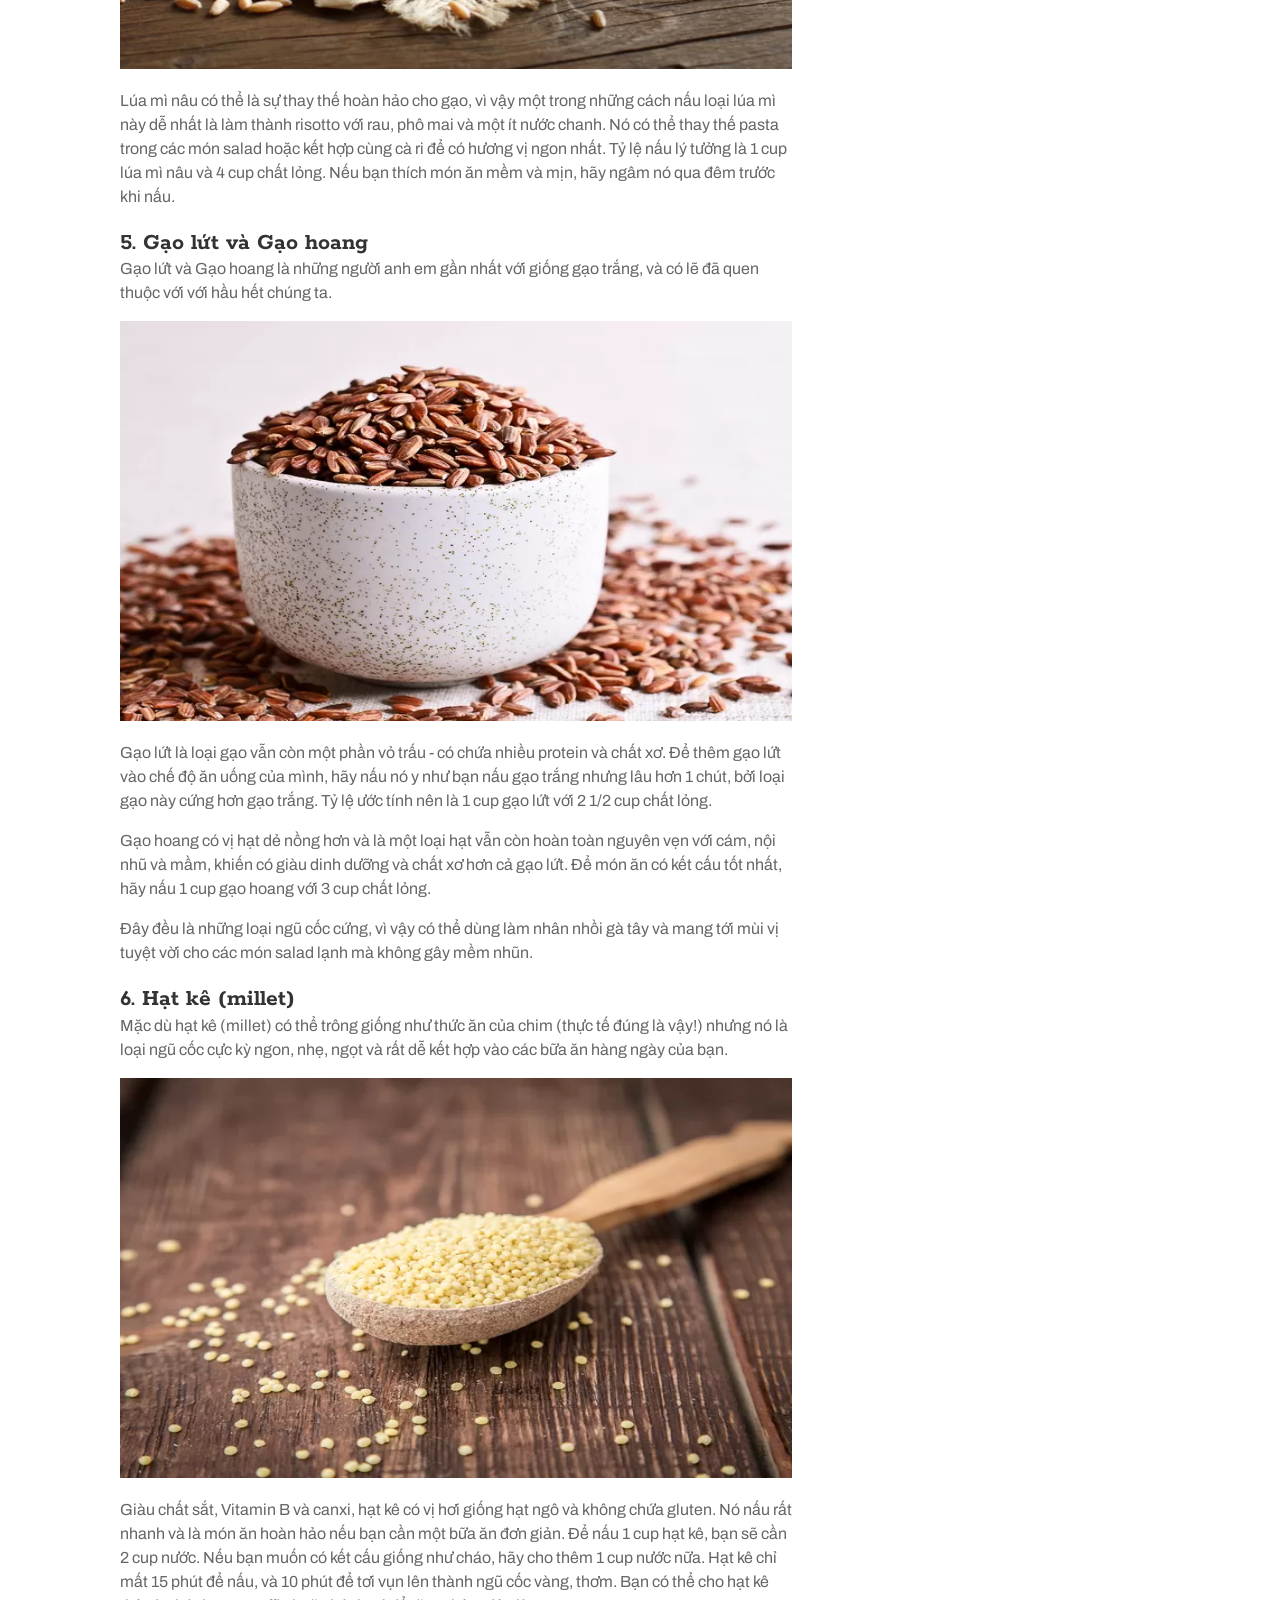
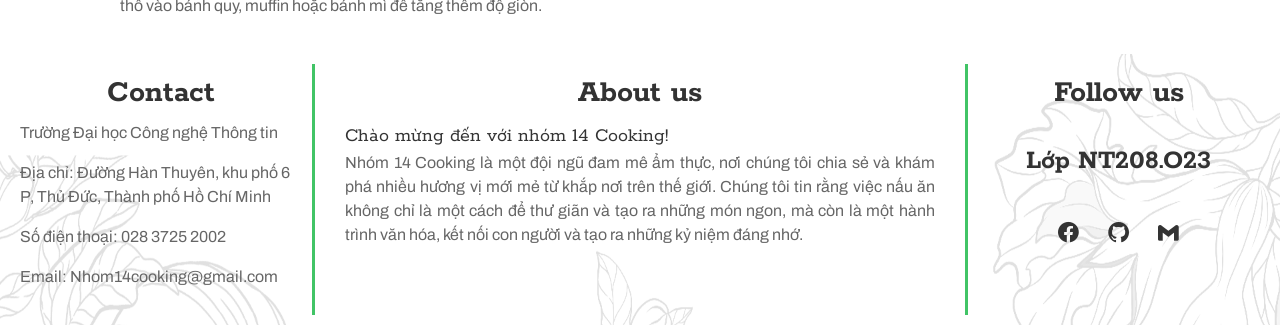
<file: Trangchitietmeo/Nauanvoingucoc.html>
<!DOCTYPE html>
<html lang="en">
<head>
    <title>Hướng dẫn nấu ăn cùng các loại ngũ cốc</title>
    <meta charset="UTF-8">
    <meta name="viewport" content="width=device-width, initial-scale=1.0">
    <!-- Stylesheets -->
    <link rel="stylesheet" href="bootstrap.min.css">
    <link rel="stylesheet" href="color.css">
    <link rel="stylesheet" href="Homepage.css">
    <link rel="stylesheet" href="Nauanvoingucoc.css">
    <link href='https://unpkg.com/boxicons@2.1.4/css/boxicons.min.css' rel='stylesheet'>
</head>
<body>
    <div class="header">
        <div class="container">
            <nav class="navbar navbar-expand-lg">
                <div class="logo">
                    <a class="navbar-brand" href="javascript:void(0)">
                        <img src="logo1.png" alt="">
                    </a>
                </div>
                <div class="navbar-toggler active">
                    <span></span><span></span><span></span>
                </div>
                <div class="nav-menu active">

                    <div class="navbar-close">
                        <div class="cross-wrap"><span class="top"></span><span class="bottom"></span></div>
                    </div>
                    <nav class="main-menu">
                        <ul>
                            <li class="home-drop" onclick="submenu(0)"><a href="javascript:void(0)"
                                    id="home-click">Trang Chủ </a>
                            <li class="home-drop" onclick="submenu(1)"><a href="javascript:void(0)"
                                    class="home-click">Công thức</a>
                                <ul class="home-page-2">
                                    <li><a href="khai_vi.html">Khai vị
                                        </a></li>
                                    <li><a href="do_an_sang.html">Đồ ăn sáng
                                        </a></li>
                                    <li><a href="thuc-uong.html">Thức uống </a></li>
                                    <li><a href="mon_chinh.html">Món chính</a></li>
                                    <li><a href="trang_mieng.html">Tráng miệng</a></li>
                                </ul>
                            </li>
                            <li class="home-drop" onclick="submenu(2)"><a href="javascript:void(0)"
                                    class="home-click">Kĩ thuật chế biếns</a>
                                <ul class="home-page-2">
                                    <li><a href="kho.html"> Kho</a></li>
                                    <li><a href="nuong.html"> Nướng</a></li>
                                    <li><a href="hap.html"> Hấp </a></li>
                                    <li><a href="xao.html"> Xào </a></li>
                                    <li><a href="chien.html"> Chiên</a></li>
                                </ul>
                            </li>

                            <li><a href="meo_vat.html">Mẹo vặt</a></li>
                            <li><a href="about_us.html">About Us</a></li>
                        </ul>

                    </nav>
                </div>
                <div class="site-menu-wrapper ml-auto collapse navbar-collapse">
                    <ul class="navbar-nav ml-auto">
                        <li><a href="index.html">Trang chủ</a></li>
                        <li class="nav-item dropdown position-relative">
                            <a class="nav-link" href="javascript:void(0)" role="button" data-bs-toggle="dropdown"
                                aria-expanded="false">
                                Công thức
                            </a>
                            <ul class="dropdown-menu dropdown-menu-dark">
                                <li><a class="dropdown-item" href="khai_vi.html">Khai vị
                                    </a></li>
                                <li><a class="dropdown-item" href="do_an_sang.html">Đồ ăn sáng</a></li>
                                <li><a class="dropdown-item" href="thuc_uong.html">Thức uống
                                    </a></li>
                                <li><a class="dropdown-item" href="mon_chinh.html">Món chính</a></li>
                                <li><a class="dropdown-item" href="trang_mieng.html">Tráng miệng</a></li>
                            </ul>
                        </li>
                        <li class="nav-item dropdown position-relative">
                            <a class="nav-link" href="javascript:void(0)" role="button" data-bs-toggle="dropdown"
                                aria-expanded="false">
                                Kĩ thuật chế biến
                            </a>
                            <ul class="dropdown-menu dropdown-menu-dark">
                                <li><a class="dropdown-item" href="kho.html"> Kho</a></li>
                                <li><a class="dropdown-item" href="nuong.html">Nướng</a></li>
                                <li><a class="dropdown-item" href="hap.html"> Hấp</a>
                                </li>
                                <li><a class="dropdown-item" href="xao.html"> Xào</a>
                                </li>
                                <li><a class="dropdown-item" href="chien.html"> Chiên</a>
                                </li>
                            </ul>
                        </li>

                        <li><a href="meo_vat.html" title="">Mẹo vặt</a></li>
                        <li><a href="about_us.html" title="">About Us</a></li>

                    </ul>
                    <div class="site-menu-btns d-flex">
                        <div class="search-box">
                            <input class="search-input" type="text" placeholder="Search...">
                            <i class='bx bx-search-alt-2'></i>
                            <div><a class="theme-btn-secondary" href="login.html" title="">Login</a>
                            </div>
                        </div>

                    </div>
            </nav>
        </div>
    </div>

    <div class="container-skills">
        <div class="container-skills-2">
            <div class="container-skills-2-block1">
                <div class="container-skills-2-block1-1">
                    <div class="container-skills-2-block1-1-header">
                        <div class="navigation">
                            <ul>
                              <li><a href="Homepage.html">Trang chủ</a></li>
                              <li><span>></span></li>
                              <li><a href="#">Mẹo Vặt</a></li>
                            </ul>
                        </div>
                    </div>
                    <h1 style="margin-top: 0;">Hướng dẫn nấu ăn cùng các loại ngũ cốc </h1>
                    <p> 
                    Nếu bạn đang muốn bổ sung thêm nhiều ngũ cốc nguyên cám vào chế độ ăn uống nhưng chưa biết bắt đầu từ đâu và nấu như thế nào thì bạn có thể tìm hiểu hướng dẫn nấu ăn với ngũ cốc đơn giản này của chúng tôi. Cách chuẩn bị ngũ cốc có thể chỉ đơn giản như là cho thêm chúng vào nồi cơm đang nấu hoặc món salad, hay dùng chúng thay cho yến mạch và cornflakes. Hãy đọc và ngạc nhiên với đa dạng các cách nấu ngũ cốc!
                    </p>
                    <h2>1. Hạt dền (Amaranth)</h2>
                    <p>
                    Hạt dền (Amaranth) là một loại "hạt" giống như ngũ cốc, giàu protein và không chứa gluten, có kích thước tương đương với hạt anh túc. Về hương vị, nó có vị như hạt dẻ, có mạch nha và có mùi thơm.
                    </p>
                    <img class="image" src="image/Nauanvoingucoc/MCIM02007763_FR14-KL-L1-CookingWithGrains-Amaranth.webp" alt="Hạt dền (Amaranth)">
                    <p>
                    Hạt dền sẽ trở nên mềm nhũn khi được nấu như cơm. Nếu bạn không thích các món mềm, chúng tôi khuyên bạn nên rang, nổ như bỏng hoặc luộc loại hạt này.
                    </p>
                    <p>
                    Bạn có thể thử nướng hạt dền trong một chiếc chảo nóng, khô cho đến khi nó nổ như bỏng ngô, tạo thành một món ăn nhẹ hấp dẫn hoặc ăn kèm với súp hay salad. Nếu không, hãy nấu 1/2 cup hạt dền với 1 1/2 cup nước ép táo để tạo thành món cháo mịn ngon miệng cho bữa sáng.
                    </p>
                    <p>
                        Hạt dền cũng rất phù hợp để nấu cùng các loại ngũ cốc khô hơn như gạo nâu, bổ sung thêm hương vị hạt dẻ ngọt ngào cho gạo. Hãy thay 1/4 khẩu phần của ngũ cốc bạn hay sử dụng với hạt dền để có bữa tối bổ dưỡng hơn.
                    </p>
                    <h2>2. Diêm mạch (Quinoa)</h2>
                    <p>Diêm mạch (Quinoa), cũng như hạt dền, là một loại ngũ cốc cổ xưa và là lương thực chính của người Axtec và Maya. Tuy nhiên, kết cấu của chúng rất khác nhau. Diêm mạch được coi là siêu thực phẩm vì đây là nguồn cung cấp protein hoàn chỉnh cho hàm lượng sắt, magiê và chất xơ cao. Diêm mạnh cũng cực kỳ dễ nấu và có mùi vị như hạt dẻ mịn mượt, thơm ngon, là sự thay thế hoàn hảo cho cơm trắng có nhiều đường.</p>
                    <img class="image" src="image/Nauanvoingucoc/MCIM02007767_FR14-KL-R1-CookingWithGrains-Quinoa.webp" alt="Diêm mạch (Quinoa)">
                    <p>Khi nấu ăn với diêm mạch, hãy nhớ rửa sạch bởi lớp phủ tự nhiên của nó có vị đắng. Chỉ cần nấu diêm mạch đơn giản như nấu cơm - nếu muốn thêm hương vị, hãy nấu cùng nước dùng gà hoặc nước dùng rau để làm thành món ăn phụ đơn giản nhưng tuyệt vời đi kèm với các món thịt. Diêm mạch hấp thụ chất lỏng rất tốt nhưng vẫn giữ được độ mịn, vì vậy rất nhiều người thích dùng nó như một "chiếc giường" để đặt thịt nướng hoặc cá nướng lên.</p>
                    <p>Hãy nấu theo tỷ lệ 1 cup diêm mạch khô và 2 cup chất lỏng. Và đoán xem? Bạn có thể nấu một cách rất đơn giản chỉ bằng nồi cơm điện.</p>
                    <h2>3. Đại mạch (Barley)</h2>
                    <p>Đại mạch (Barley) ít xa lạ với chúng ta so với các loại ngũ cốc cổ khác, nhưng vẫn không kém phần linh hoạt. Ngoài việc có thể làm thành nước đại mạch, nó cũng rất tuyệt vời khi dùng trong các món súp nhờ độ mềm, dai. Bạn chỉ cần thêm các hạt đại mạch ngọc trai vào súp và nước hầm để món ăn thêm đậm đặc và dinh dưỡng.</p>
                    <img class="image" src="image/Nauanvoingucoc/MCIM02007764_FR14-KL-L2-CookingWithGrains-Barley.webp" alt="Đại mạch (Barley)">
                    <p>Đại mạch rất giàu chất xơ và protein, và có 2 dạng: đại mạch không vỏ trấu (hulled barley) và đại mạch ngọc trai (pearl barley). Đại mạch không vỏ trấu vẫn giữ được lớp cám và nội nhũ. Có màu nâu nhạt và hương vị giống hạt dẻ, loại đại mạch này được coi là lựa chọn lành mạnh hơn so với đại mạch ngọc trai đã qua xử lý.</p>
                    <h2>4. Lúa mì nâu (spelt)</h2>
                    <p>Lúa mì nâu (spelt) đã từng là lương thực chính ở châu Âu, nhưng đã bị lúa mì thay thế; tuy nhiên giờ đây nó đã trở nên phổ biến hơn với những người quan tâm đến sức khỏe. Lúa mì nâu cũng hơi dai như đại mạch nhưng săn chắc và có vị gần với hạt dẻ hơn, và có kết cấu mịn khi nấu chín.</p>
                    <img class="image" src="image/Nauanvoingucoc/MCIM02007768_FR14-KL-R2-CookingWithGrains-Spelt.webp" alt="Lúa mì nâu (spelt)">
                    <p>Lúa mì nâu có thể là sự thay thế hoàn hảo cho gạo, vì vậy một trong những cách nấu loại lúa mì này dễ nhất là làm thành risotto với rau, phô mai và một ít nước chanh. Nó có thể thay thế pasta trong các món salad hoặc kết hợp cùng cà ri để có hương vị ngon nhất. Tỷ lệ nấu lý tưởng là 1 cup lúa mì nâu và 4 cup chất lỏng. Nếu bạn thích món ăn mềm và mịn, hãy ngâm nó qua đêm trước khi nấu.</p>
                    <h2>5. Gạo lứt và Gạo hoang</h2>
                    <p>Gạo lứt và Gạo hoang là những người anh em gần nhất với giống gạo trắng, và có lẽ đã quen thuộc với với hầu hết chúng ta.</p>
                    <img class="image" src="image/Nauanvoingucoc/MCIM02007765_FR14-KL-L3-CookingWithGrains-BrownRice.webp" alt="Gạo lứt và Gạo hoang">
                    <p>Gạo lứt là loại gạo vẫn còn một phần vỏ trấu - có chứa nhiều protein và chất xơ. Để thêm gạo lứt vào chế độ ăn uống của mình, hãy nấu nó y như bạn nấu gạo trắng nhưng lâu hơn 1 chút, bởi loại gạo này cứng hơn gạo trắng. Tỷ lệ ước tính nên là 1 cup gạo lứt với 2 1/2 cup chất lỏng.</p>
                    <p>Gạo hoang có vị hạt dẻ nồng hơn và là một loại hạt vẫn còn hoàn toàn nguyên vẹn với cám, nội nhũ và mầm, khiến có giàu dinh dưỡng và chất xơ hơn cả gạo lứt. Để món ăn có kết cấu tốt nhất, hãy nấu 1 cup gạo hoang với 3 cup chất lỏng.</p>
                    <p>Đây đều là những loại ngũ cốc cứng, vì vậy có thể dùng làm nhân nhồi gà tây và mang tới mùi vị tuyệt vời cho các món salad lạnh mà không gây mềm nhũn.</p>
                    <h2>6. Hạt kê (millet)</h2>
                    <p>Mặc dù hạt kê (millet) có thể trông giống như thức ăn của chim (thực tế đúng là vậy!) nhưng nó là loại ngũ cốc cực kỳ ngon, nhẹ, ngọt và rất dễ kết hợp vào các bữa ăn hàng ngày của bạn.</p>
                    <img class="image" src="image/Nauanvoingucoc/MCIM02007769_FR14-KL-R3-CookingWithGrains-Millet.webp" alt="Hạt kê (millet)">
                    <p>Giàu chất sắt, Vitamin B và canxi, hạt kê có vị hơi giống hạt ngô và không chứa gluten. Nó nấu rất nhanh và là món ăn hoàn hảo nếu bạn cần một bữa ăn đơn giản. Để nấu 1 cup hạt kê, bạn sẽ cần 2 cup nước. Nếu bạn muốn có kết cấu giống như cháo, hãy cho thêm 1 cup nước nữa. Hạt kê chỉ mất 15 phút để nấu, và 10 phút để tơi vụn lên thành ngũ cốc vàng, thơm. Bạn có thể cho hạt kê thô vào bánh quy, muffin hoặc bánh mì để tăng thêm độ giòn.</p>
                </div>
            </div>
            <div class="container-skills-2-block2">
                <div class="scrolling-block">
                    <div>
                        <h2>Xem nhiều nhất</h2>
                    </div>
                    <div class="container-skills-2-block2-1">
                        <a href="10bikipchonthucphamtuoi.html"><img class="image" src="image/10bikipchonthucphamtuoi/trungga.jpg" alt="Trứng gà" style="height: 130px;"></a>
                    </div>
                    <div class="container-skills-2-block2-1">
                        <a href="10bikipchonthucphamtuoi.html">
                            <div>
                                <h3>10 bí kíp chọn thực phẩm tươi ngon</h3>
                            </div>
                        </a>
                    </div>
                    <div class="container-skills-2-block2-1">
                        <a href="Cachlamsangamdunnuocdien.html"><img class="image" src="image/lamsachamdunnuoc/1.jpg " alt="Các công cụ để vệ sinh ấm đun nước" style="height: 130px;"></a>
                    </div>
                    <div class="container-skills-2-block2-1">
                        <a href="Cachlamsangamdunnuocdien.html">
                            <div>
                                <h3>Cách làm sạch ấm đun nước điện</h3>
                            </div>
                        </a>
                    </div>
                    <div class="container-skills-2-block2-1">
                        <a href="4meobienthitdaithanhthitmem.html"><img class="image" src="image/4meobienthitdaithanhthitmem/1.jpg"
                            alt="Thịt ngâm rượu sake" style="height: 130px;"></a>
                    </div>
                    <div class="container-skills-2-block2-1">
                        <a href="4meobienthitdaithanhthitmem.html">
                            <div>
                                <h3>Bốn mẹo biến thịt dai thành mềm mại</h3>
                            </div>
                        </a>
                    </div>
                    <div class="container-skills-2-block2-1">
                        <a href="6luuychonguoimoibatdau.html"><img class="image" class="image"
                            src="image/6luuychonguoimoibatdau/MCIM02007674_FR10-KL-L1-6CookingTips-Prep.webp"
                            alt="Recipes" style="height: 130px;"></a>
                    </div>
                    <div class="container-skills-2-block2-1">
                        <a href="6luuychonguoimoibatdau.html">
                            <div>
                                <h3>6 lưu ý nấu ăn đơn giản </h3>
                            </div>
                        </a>
                    </div>
                    <div class="container-skills-2-block2-1">
                        <a href="10bikipchonthucphamtuoi.html"><img class="image" src="image/10bikipchonthucphamtuoi/trungga.jpg" alt="Trứng gà" style="height: 130px;"></a>
                    </div>
                    <div class="container-skills-2-block2-1">
                        <a href="10bikipchonthucphamtuoi.html">
                            <div>
                                <h3>10 bí kíp chọn thực phẩm tươi ngon</h3>
                            </div>
                        </a>
                    </div>
                </div>
            </div>
        </div>
    </div>
    <div class="footer">
        <div class="address">
            <h2>Contact</h2>
            <p>Trường Đại học Công nghệ Thông tin</p>
            <p>Địa chỉ: Đường Hàn Thuyên, khu phố 6 P, Thủ Đức, Thành phố Hồ Chí Minh</p>
            <p>Số điện thoại: 028 3725 2002</p>
            <p>Email: Nhom14cooking@gmail.com</p>
        </div>
        <div class="aboutus">

            <h2>About us</h2>
            <p1>Chào mừng đến với nhóm 14 Cooking!</p1>
            <p>Nhóm 14 Cooking là một đội ngũ đam mê ẩm thực, nơi chúng tôi chia sẻ và khám phá nhiều hương vị mới
                mẻ từ
                khắp nơi trên thế giới. Chúng tôi tin rằng việc nấu ăn không chỉ là một cách để thư giãn và tạo ra
                những
                món ngon, mà còn là một hành trình văn hóa, kết nối con người và tạo ra những kỷ niệm đáng nhớ.</p>
        </div>
        <div class="social">
            <h2>Follow us</h2><br>
            <h3>Lớp NT208.O23</h3><br>
            <i class='bx bxl-facebook-circle'></i>
            <i class='bx bxl-github'></i>
            <i class='bx bxl-gmail'></i>
        </div>
    </div>
</body>

</html>
</file>
<file: Trangmeo/colorMeo.css>
/*****************************
	Font Color
******************************/
.navbar-nav > li a:hover,
.theme-btn:hover,
.navbar-nav > li.active a,
.food-cat-inner > i,
.recipe-info > a:hover,
.recipe-tabs .nav-pills li i,
.tab-box-item h5:hover,
.chef-box-content a,
.chef-contct-info i,
.blog-txt h3:hover,
.quick-lnks-widget ul li:hover a,
.contct-widget i,
.footer-menu li a:hover,
.abt-resturant ul li i,
.quote-sec span,
.signup-mem a:hover,
.breadcrumb-item.active,
.bg-nam,
.pagination li.prev-page a:hover,
.pagination li.next-page a:hover,
.bst-recipe-widget div h5:hover,
.cat-widget li:hover a,
.cat-widget li:hover span,
.useful-links li:hover a,
.blog-list-txt h3:hover,
.contact-icon-box i,
.contact-bar-info i,
.meal-inst li i,
.review-title h4 span,
.article-detail-meta span i,
.article-cats a:hover,
.blog-txt a,
.theme-color,
.table thead th,
.main-call .social-icons li a,
.gradient-list h3,
.Ingredient-list li::marker{
	color: #4fd675;
}

/*****************************
	Background Color
******************************/
.bg-theme,
.cart-btn span,
.cart-btn:hover,
.food-cat-box::before,
.sing-smal-info li::before,
.recipe-carousel .owl-item.active.center:after,
a.popup-vid,
.recipe-tabs .nav-pills li a.active,
.theme-btn-secondary,
.chef-box-content a,
.chef-social-profile li a:hover,
.folow-us a:hover,
.quick-lnks-widget ul li:hover a::before,
.card-bg .card-menu-inner,
.bcom-membr button.theme-btn,
.branch-flip-meta::before,
.owl-carousel .owl-nav > button.owl-prev:hover,
.owl-carousel .owl-nav > button.owl-next:hover,
.pagination li a:hover,
.signup-options .social-icons li:hover a,
.article-cats::before,
.comment-reply-link:hover {
	background-color: #4fd675;
}

.contact-social li a:hover,
.chef-social li:hover a {
	background-color: #4fd675 !important;
}
</file>
<file: Trangmeo/styleMeo.css>
/*** 
====INDEX=====
01- General Styling
02- Font Sizes
03- Margin Padding
04- Header
05- Food Category
07- Single Recipe 
35- dropdown
36- responsive menu 

====================================================================
 ***/
@import url("https://fonts.googleapis.com/css2?family=Rokkitt:wght@100;200;300;400;500;600;700;800;900&amp;display=swap");
@import url("https://fonts.googleapis.com/css2?family=Archivo:ital,wght@0,100;0,200;0,300;0,400;0,500;1,100;1,200;1,300;1,400;1,500&amp;display=swap");
/*****************************
	General Styling
******************************/
body {
  font-family: "Rokkitt", serif;
  overflow-x: hidden;
  color: #333333;
}
p,
ul {
  color: #666;
}
a,
a:hover,
a:focus {
  outline: none;
  text-decoration: none;
}
a {
  color: inherit;
}
button:focus {
  outline: none;
}
h1,
h2,
h3,
h4,
h5,
h6,
.h1,
.h2,
.h3,
.h4,
.h5,
.h6,
.slider-txt h2 span,
.blog-txt h3 a,
.footer-menu li a {
  font-family: "Rokkitt", serif;
  font-weight: 700;
  color: #333333;
}
.table thead th,
.tab-box-item h5 a {
  font-family: "Rokkitt", serif;
}
h1 a,
h2 a,
h3 a,
h4 a,
h5 a,
h6 a,
h1:hover > a,
h2:hover > a,
h3:hover > a,
h4:hover > a,
h5:hover > a,
h6:hover > a {
  color: inherit;
}
p,
.slider-txt span,
.slider-txt p,
a,
ul,
span,
input,
button,
ol,
table {
  font-family: "Archivo", sans-serif;
}
a,
img,
:before,
:after,
button,
input,
textarea,
span {
  -webkit-transition: all 0.3s linear;
  transition: all 0.3s linear;
}
.text-gray {
  color: #666;
}
.text-gray2 {
  color: #aaaaaa;
}
.bg-gray {
  background-color: #e8ebf1;
  z-index: -1;
}
/*=====Font Sizes====*/
.fs-14 {
  font-size: 0.875rem;
}
.fs-15 {
  font-size: 0.9375rem;
}
.fs-16 {
  font-size: 1rem;
}
.fs-18 {
  font-size: 1.125rem;
}
.fs-20 {
  font-size: 1.25rem;
}
.fs-22 {
  font-size: 1.375rem;
}
.fs-26 {
  font-size: 1.625rem;
}
.fs-30 {
  font-size: 1.875rem;
}
.fs-34 {
  font-size: 2.125rem;
}
.fs-38 {
  font-size: 2.375rem;
}
.fs-45 {
  font-size: 2.8125rem;
}
.fs-50 {
  font-size: 3.125rem;
}
.fs-100 {
  font-size: 6.25rem;
}
.font-weight-semibold {
  font-weight: 600;
}
.font-weight-medium {
  font-weight: 500;
}
/*=====Margin Padding====*/
.mb-18 {
  margin-bottom: 1.125rem;
}
.mt-25 {
  margin-top: 1.5625rem;
}
.mb-20 {
  margin-bottom: 1.25rem;
}
.mt-30 {
  margin-top: 1.875rem;
}
.mt-35 {
  margin-top: 2.1875rem;
}
.mb-35 {
  margin-bottom: 2.1875rem;
}
.mb-40 {
  margin-bottom: 2.5rem;
}
.pb-15 {
  padding-bottom: 0.9375rem;
}
.pt-25 {
  padding-top: 1.5625rem;
}
.pt-50 {
  padding-top: 3.125rem;
}
.pt-60 {
  padding-top: 3.75rem;
}
.pb-60 {
  padding-bottom: 3.75rem;
}
.pb-70 {
  padding-bottom: 4.375rem;
}
.pt-80 {
  padding-top: 5rem;
}
.pb-110 {
  padding-bottom: 6.875rem;
}
.pt-110 {
  padding-top: 6.875rem;
}
.pl-130 {
  padding-left: 130px;
}
.py-110 {
  padding: 6.875rem 0;
}
input:focus,
select:focus {
  box-shadow: none;
  outline: none;
}
input[type="text"],
input[type="email"],
input[type="date"],
input[type="time"],
textarea,
select.minimal {
  color: #666666;
  border-radius: 40px;
  border: 2px solid #d1ddcd;
  padding: 1rem 2rem;
  font-size: 1rem;
}


.theme-btn-secondary {
  color: #fff;
  font-size: 1rem;
  text-transform: uppercase;
  padding: 0.9rem 2.5rem;
  border-radius: 100px;
  position: relative;
  overflow: hidden;
  z-index: 1;
  display: inline-block;
  border: none;
  font-weight: 700;
}
.theme-btn-secondary:hover span {
  background-color: #41c466;
}
.theme-btn-secondary:hover {
  color: #fff;
}
.theme-btn-secondary span {
  position: absolute;
  display: block;
  width: 0;
  height: 0;
  border-radius: 50%;
  background-color: #4fd675;
  transition: width 0.7s ease-in-out, height 0.7s ease-in-out;
  -webkit-transform: translate(-50%, -50%);
  transform: translate(-50%, -50%);
  z-index: -1;
}
.theme-btn-secondary:hover span {
  width: 225%;
  height: 562px;
}
.theme-btn-secondary i {
  padding-right: 12px;
  font-size: 1.25rem;
}
.sec-space {
  padding-top: 7.5rem;
  padding-bottom: 7.5rem;
}

/*****************************
	Header
******************************/
header.style1 {
  position: absolute;
  top: 10px;
  left: 0;
  width: 100%;
  z-index: 3;
  padding: 0;
  margin: 0;
  background-image: url('image/mazaa-pattern.png');
  background-size: cover;
  background-position: center;

}
.search-box{
  width: 100%;
  max-width: 700px;
  background: rgba(255, 255, 255, 0.2);
  display : flex;
  align-items: center;
  border-radius: 60px;
  padding: 10px 20px;
  backdrop-filter: blur(4px) saturate(180%);
  margin: 0 auto;
}
.search-box input{
  background: transparent;
  flex: 1;
  border: 0.1;
  outline: none;
  padding: 24px 20px;
  font-size: 20px;
  color: #4fd675;
}
::placeholder{
  color: #4fd675;
}
.search-box button img{
  width: 25px;
}
.search-box button{
  border: 0;
  border-radius: 50%;
  width: 60px;
  height: 60px;
  background: #4fd675;
  cursor: pointer;
}
.theme-btn,
.theme-btn-secondary {
  z-index: 1; 
}

.navbar-brand {
  padding: 0;
  margin: 0;
}
.navbar-nav > li {
  display: inline-block;
  margin-left: 1.8rem;
}
.navbar-nav > li a {
  font-size: 18px;
  text-transform: capitalize;
}

.navbar {
  width: 100%; 
  padding-right: 15px;
  padding-left: 15px;
}
.site-menu-btns {
  margin-left: 4.25rem;
}

.responsive-header {
  display: none;
}
/*------dropdown-----*/
.nav-item:hover .dropdown-menu {
  opacity: 1;
  visibility: visible;
  -webkit-transform: translateY(0);
  transform: translateY(0);
}
.nav-item .dropdown-menu {
  box-shadow: 0 0 30px 0 rgb(0 0 0 / 5%);
  position: absolute;
  top: 47px;
  left: 0;
  width: 200px;
  z-index: 99;
  display: block;
  padding: 0;
  opacity: 0;
  visibility: hidden;
  transition: all 0.2s ease-in-out;
  display: flex;
  flex-direction: column;
  transform: translateY(20px);
  border-radius: 0;
  border: 0;
  border-top: 3px solid #4fd675;
}
.navbar-expand-lg .navbar-nav {
  align-items: center;
}
ul.dropdown-menu:before,
ul.inner-dropdown.list-unstyled:before {
  content: "";
  top: -19px;
  left: 10px;
  width: 0;
  height: 0;
  position: absolute;
  background: transparent;
  border-left: 8px solid transparent;
  border-top: 8px solid transparent;
  border-bottom: 8px solid #4fd675;
  border-right: 8px solid transparent;
}
.dropdown-menu li a {
  font-size: 14px;
}
.dropdown-item {
  padding: 0.8rem 1.5rem;
}
.nav-menu {
  display: none;
}
/*banner */

.top-banner {
  padding-top: 16.5rem;
  padding-bottom: 7rem;
  max-height: 0px;
  z-index: 2;
}
.top-banner-content {
  font-size: 60px;
}
.breadcrumb {
  background-color: transparent;
}
.breadcrumb-item + .breadcrumb-item::before {
  color: #666;
  content: "-";
}
.breadcrumb-item a {
  color: inherit;
}
.bg-nam {
  font-size: 10.625rem;
  opacity: 0.1;
  width: 100%;
  z-index: -1;
  letter-spacing: 20.4px;
  left: 50%;
  bottom: 5.9375rem;
  transform: translateX(-50%);
  -webkit-transform: translateX(-50%);
  -moz-transform: translateX(-50%);
  -o-transform: translateX(-50%);
}
/*tip and tricks */
.section-title {
  text-align: center;
  max-width: 900px;
  margin: 0 auto;
}
.section-title p {
  font-size: 16px;
  padding: 1em 0;
}
.tip-cards {
  display: grid; 
  grid-template-columns: repeat(2, minmax(300px, 1fr)); 
  justify-content: space-between; 
  gap: 2em;
  padding: 2em 1em; 
}
.card{
  position:relative;
  background: linear-gradient(180deg, rgba(231,249,253,0)0%,#e7f9fd 100%);
  padding: 1em;
  border-radius: 15px;
  -webkit-border-radius: 15px;
  -moz-border-radius: 15px;
  -ms-border-radius: 15px;
  -o-border-radius: 15px;
}
.card img{
  object-fit: cover;
  width: 100%;
  border-radius: 15px;
  -webkit-border-radius: 15px;
  -moz-border-radius: 15px;
  -ms-border-radius: 15px;
  -o-border-radius: 15px;
}
.card h5 {
  font-weight: 600;
  font-size: 24px;
  padding-top:0.5em;
}


.footer {
  position: absolute;
  display: flex;
  color: #333333;
  width: 90%;
  margin-left: 5%;
  margin-right: 5%;
}
.address {
  border-right: 3px solid #41c466;
  margin: 10px;
  align-items: center;
  padding: 10px;
  width: 25%;
}
.address h2 {
  text-align: center;
}
.address h2:hover {
  color: #41c466;
}
.aboutus {
  margin: 10px;
  align-items: center;
  text-align: justify;
  padding: 10px;
  width: 50%;
}
.aboutus h2 {
  text-align: center;
}
.aboutus h2:hover {
  color: #41c466;
}
.aboutus p1 {
  font-size: 20px;
}
.social {
  margin: 10px;
  width: 25%;
  align-items: center;
  text-align: center;
  padding: 10px;
  border-left: 3px solid #41c466;
}
.social h2:hover {
  color: #41c466;
}
.social i {
  padding: 10px;
  font-size: 25px;
}
.social i:hover {
  color: #41c466;
}
</file>
<file: Trangchitietmeo/color.css>
/*****************************
	Font Color
******************************/
.navbar-nav > li a:hover,
.theme-btn:hover,
.navbar-nav > li.active a,
.food-cat-inner > i,
.recipe-info > a:hover,
.recipe-tabs .nav-pills li i,
.tab-box-item h5:hover,
.chef-box-content a,
.chef-contct-info i,
.blog-txt h3:hover,
.quick-lnks-widget ul li:hover a,
.contct-widget i,
.footer-menu li a:hover,
.abt-resturant ul li i,
.quote-sec span,
.signup-mem a:hover,
.breadcrumb-item.active,
.bg-nam,
.pagination li.prev-page a:hover,
.pagination li.next-page a:hover,
.bst-recipe-widget div h5:hover,
.cat-widget li:hover a,
.cat-widget li:hover span,
.useful-links li:hover a,
.blog-list-txt h3:hover,
.contact-icon-box i,
.contact-bar-info i,
.meal-inst li i,
.review-title h4 span,
.article-detail-meta span i,
.article-cats a:hover,
.blog-txt a,
.theme-color,
.table thead th,
.main-call .social-icons li a,
.gradient-list h3,
.Ingredient-list li::marker{
	color: #4fd675;
}

/*****************************
	Background Color
******************************/
.bg-theme,
.cart-btn span,
.cart-btn:hover,
.food-cat-box::before,
.sing-smal-info li::before,
.recipe-carousel .owl-item.active.center:after,
a.popup-vid,
.recipe-tabs .nav-pills li a.active,
.theme-btn-secondary,
.chef-box-content a,
.chef-social-profile li a:hover,
.folow-us a:hover,
.quick-lnks-widget ul li:hover a::before,
.card-bg .card-menu-inner,
.bcom-membr button.theme-btn,
.branch-flip-meta::before,
.owl-carousel .owl-nav > button.owl-prev:hover,
.owl-carousel .owl-nav > button.owl-next:hover,
.pagination li a:hover,
.signup-options .social-icons li:hover a,
.article-cats::before,
.comment-reply-link:hover {
	background-color: #4fd675;
}

.contact-social li a:hover,
.chef-social li:hover a {
	background-color: #4fd675 !important;
}
</file>
<file: Trangchitietmeo/Homepage.css>
@import url("https://fonts.googleapis.com/css2?family=Rokkitt:wght@100;200;300;400;500;600;700;800;900&amp;display=swap");
@import url("https://fonts.googleapis.com/css2?family=Archivo:ital,wght@0,100;0,200;0,300;0,400;0,500;1,100;1,200;1,300;1,400;1,500&amp;display=swap");
* {
  margin: 0;
  padding: 0;
  font-family: "Rokkitt", serif;
}
.header {
  display: flex;
  color: #333333;
  width: 100%;
}

p,
ul {
  color: #666;
}
a,
a:hover,
a:focus {
  outline: none;
  text-decoration: none;
}
a {
  color: inherit;
}
button:focus {
  outline: none;
}
h1,
h2,
h3,
h4,
h5,
h6,
.h1,
.h2,
.h3,
.h4,
.h5,
.h6,
.slider-txt h2 span,
.blog-txt h3 a,
.footer-menu li a {
  font-family: "Rokkitt", serif;
  font-weight: 700;
  color: #333333;
}
.table thead th,
.tab-box-item h5 a {
  font-family: "Rokkitt", serif;
}
h1 a,
h2 a,
h3 a,
h4 a,
h5 a,
h6 a,
h1:hover > a,
h2:hover > a,
h3:hover > a,
h4:hover > a,
h5:hover > a,
h6:hover > a {
  color: inherit;
}
p,
.slider-txt span,
.slider-txt p,
a,
ul,
span,
input,
button,
ol,
table {
  font-family: "Archivo", sans-serif;
}
a,
img,
:before,
:after,
button,
input,
textarea,
span {
  -webkit-transition: all 0.3s linear;
  transition: all 0.3s linear;
}
.text-gray {
  color: #666;
}
.text-gray2 {
  color: #aaaaaa;
}
.bg-gray {
  background-color: #e8ebf1;
  z-index: -1;
}
/*=====Font Sizes====*/
.fs-14 {
  font-size: 0.875rem;
}
.fs-15 {
  font-size: 0.9375rem;
}
.fs-16 {
  font-size: 1rem;
}
.fs-18 {
  font-size: 1.125rem;
}
.fs-20 {
  font-size: 1.25rem;
}
.fs-22 {
  font-size: 1.375rem;
}
.fs-26 {
  font-size: 1.625rem;
}
.fs-30 {
  font-size: 1.875rem;
}
.fs-34 {
  font-size: 2.125rem;
}
.fs-38 {
  font-size: 2.375rem;
}
.fs-45 {
  font-size: 2.8125rem;
}
.fs-50 {
  font-size: 3.125rem;
}
.fs-100 {
  font-size: 6.25rem;
}
.font-weight-semibold {
  font-weight: 600;
}
.font-weight-medium {
  font-weight: 500;
}
/*=====Margin Padding====*/
.mb-18 {
  margin-bottom: 1.125rem;
}
.mt-25 {
  margin-top: 1.5625rem;
}
.mb-20 {
  margin-bottom: 1.25rem;
}
.mt-30 {
  margin-top: 1.875rem;
}
.mt-35 {
  margin-top: 2.1875rem;
}
.mb-35 {
  margin-bottom: 2.1875rem;
}
.mb-40 {
  margin-bottom: 2.5rem;
}
.pb-15 {
  padding-bottom: 0.9375rem;
}
.pt-25 {
  padding-top: 1.5625rem;
}
.pt-50 {
  padding-top: 3.125rem;
}
.pt-60 {
  padding-top: 3.75rem;
}
.pb-60 {
  padding-bottom: 3.75rem;
}
.pb-70 {
  padding-bottom: 4.375rem;
}
.pt-80 {
  padding-top: 5rem;
}
.pb-110 {
  padding-bottom: 6.875rem;
}
.pt-110 {
  padding-top: 6.875rem;
}
.pl-130 {
  padding-left: 130px;
}
.py-110 {
  padding: 6.875rem 0;
}
input:focus,
select:focus {
  box-shadow: none;
  outline: none;
}
input[type="text"],
input[type="email"],
input[type="date"],
input[type="time"],
textarea,
select.minimal {
  color: #666666;
  border-radius: 40px;
  border: 2px solid #d1ddcd;
  padding: 1rem 2rem;
  font-size: 1rem;
}
.theme-btn {
  background-color: #131313;
  color: #fff;
  font-size: 1rem;
  font-weight: 700;
  text-transform: uppercase;
  padding: 0.7rem 2rem;
  border-radius: 100px;
  position: relative;
  overflow: hidden;
  z-index: 1;
  display: flex;
  align-items: center;
  border: 2px solid transparent;
}
.theme-btn span {
  position: absolute;
  display: block;
  width: 0;
  height: 0;
  border-radius: 50%;
  background-color: #fff;
  transition: width 0.5s ease-in-out, height 0.5s ease-in-out;
  -webkit-transform: translate(-50%, -50%);
  transform: translate(-50%, -50%);
  z-index: -1;
}
.theme-btn:hover span {
  width: 225%;
  height: 562px;
}
.theme-btn-secondary {
  color: #fff;
  font-size: 1rem;
  text-transform: uppercase;
  padding: 0.9rem 2.5rem;
  border-radius: 100px;
  position: relative;
  overflow: hidden;
  z-index: 1;
  display: inline-block;
  border: none;
  font-weight: 700;
}
.theme-btn-secondary:hover span {
  background-color: #41c466;
}
.theme-btn-secondary:hover {
  color: #fff;
}
.theme-btn-secondary span {
  position: absolute;
  display: block;
  width: 0;
  height: 0;
  border-radius: 50%;
  background-color: #4fd675;
  transition: width 0.7s ease-in-out, height 0.7s ease-in-out;
  -webkit-transform: translate(-50%, -50%);
  transform: translate(-50%, -50%);
  z-index: -1;
}
.theme-btn-secondary:hover span {
  width: 225%;
  height: 562px;
}
.theme-btn-secondary i {
  padding-right: 12px;
  font-size: 1.25rem;
}
.sec-space {
  padding-top: 7.5rem;
  padding-bottom: 7.5rem;
}
.no-bottom {
  padding-bottom: 0;
}
.sec-space.no-tp-space {
  padding-top: 0;
}
section {
  position: relative;
}
.parallax {
  background-repeat: no-repeat !important;
  background-size: cover !important;
  background-position: center center !important;
  position: absolute;
  top: 0;
  left: 0;
  height: 100%;
  width: 100%;
}
.tab-box-content.parallax {
  background-blend-mode: color-burn;
  background-color: #293e6b !important;
}
.bg-image {
  padding: 300px 0px;
  z-index: -1;
}
.bg-image-2 {
  padding: 265px 0px;
}
.footer-overlay .parallax {
  opacity: 0.2;
}
.bg-fixed {
  background-repeat: no-repeat !important;
  background-size: cover !important;
  background-position: center center !important;
  position: absolute;
  top: 0;
  left: 0;
  z-index: -1;
  height: 100%;
  width: 100%;
}
.blk-overlay::before,
.footer-overlay::before {
  content: "";
  height: 100%;
  width: 100%;
  position: absolute;
  left: 0;
  top: 0;
  opacity: 0.2;
  background-color: #000;
}
.footer-overlay::before {
  background-color: #293e6b;
  opacity: 1;
}
.overlap-sec-style {
  position: relative;
  top: 7.5rem;
  margin-bottom: 7.5rem;
}
.testi-meta h4 {
  font-size: 28px;
  margin-bottom: 0px;
}
.owl-carousel .owl-nav > button.owl-prev,
.owl-carousel .owl-nav > button.owl-next {
  height: 3.6875rem;
  width: 3.6875rem;
  text-align: center;
  font-size: 2rem;
  border: 2px solid #4fd675;
  border-radius: 50%;
  color: #4fd675;
  display: flex;
  justify-content: center;
  position: absolute;
  top: 50%;
  transform: translateY(-50%);
  -webkit-transform: translateY(-50%);
  -moz-transform: translateY(-50%);
  -o-transform: translateY(-50%);
}
.owl-carousel .owl-nav > button.owl-prev {
  left: -6.25rem;
}
.owl-carousel .owl-nav > button.owl-next {
  right: -6.25rem;
}
.owl-carousel .owl-nav > button.owl-prev:hover,
.owl-carousel .owl-nav > button.owl-next:hover {
  color: #fff;
}
.sec-heading h2 {
  font-size: 50px;
}
/*****************************
	Header
******************************/
.search-box {
  position: absolute;
  top: 15%;
  right: 200px;
  transform: translateY(-50%);
  width: 100px;
}

.search-box form {
  display: flex;
  align-items: center;
  justify-content: center;
}

.search-box input[type="text"] {
  padding: 10px;
  border: 1px solid #ccc;
  border-radius: 5px;
  outline: none;
}
.search-input {
  font-size: 20px;
}
.search-box button {
  background-color: #4fd675;
  color: #fff;
  border: none;
  padding: 15px;
  border-radius: 5px;
  cursor: pointer;
  margin-left: 5px;
}

.search-box button {
  height: 38px;
}

header.style1 {
  position: absolute;
  top: 10px;
  left: 0;
  width: 100%;
  z-index: 3;
  padding: 0;
  margin: 0;
}
.logo.style2 {
  z-index: 2;
}
.navbar-brand {
  padding: 0;
  margin: 0;
}
.style2 img {
  background: #fff;
  padding: 18px;
  border-radius: 50%;
  margin-top: -20px;
}
.navbar-nav > li {
  display: inline-block;
  margin-left: 1.8rem;
}
.navbar-nav > li a {
  font-size: 18px;
  text-transform: capitalize;
}

.navbar {
  width: 100%;
  padding-right: 15px;
  padding-left: 15px;
}
.site-menu-btns {
  margin-left: 4.25rem;
}
.style2 .site-menu-btns {
  margin-left: 3.25rem;
}
.style2 .site-menu-wrapper {
  padding-bottom: 40px;
}
.style2 {
  top: 0 !important;
}
.site-menu-btns a + a {
  margin-left: 0.45rem;
}
.cart-btn-1 {
  height: 3rem;
  width: 3rem;
  line-height: 3rem;
  border-radius: 50%;
  background-color: #fff;
  position: relative;
  display: inline-block;
  box-shadow: 0px 0px 29px 0px rgb(0 0 0 / 11%);
  text-align: center;
  color: #333333;
  margin-left: 5px;
}
.cart-btn-1 span {
  height: 1.5625rem;
  width: 1.5625rem;
  border-radius: 50%;
  font-weight: 600;
  line-height: 1.5625rem;
  font-size: 0.8125rem;
  display: inline-block;
  color: #fff;
  position: absolute;
  right: -0.75rem;
  top: 0;
  text-align: center;
  background: #4fd675;
}
.responsive-header {
  display: none;
}
/*****************************
	Food Category
******************************/
.food-cat-box {
  overflow: hidden;
}
.food-cat-inner {
  border: 4px dashed #ececec;
  position: relative;
  padding: 3rem;
}
.food-cat-inner > i {
  font-size: 6.25rem;
  line-height: 6.25rem;
  position: relative;
  z-index: 2;
}
.food-cat-inner h4 {
  position: relative;
  z-index: 2;
  margin-top: 16px !important;
}
.food-cat-inner h4 a {
  color: inherit;
}
.food-cat-box .go-detail {
  background-color: #262626;
  color: #fff;
  height: 4rem;
  width: 4rem;
  line-height: 2.5rem;
  position: absolute;
  bottom: -80px;
  left: 50%;
  opacity: 0;
  z-index: 2;
  visibility: hidden;
  overflow: hidden;
  transform: translateX(-50%);
  -webkit-transform: translateX(-50%);
  -moz-transform: translateX(-50%);
  transition: all 0.65s;
  -webkit-transition: all 0.65s;
  -moz-transition: all 0.65s;
}
.cat-hover {
  top: 0;
  left: -10%;
  height: 100%;
  width: 100%;
  visibility: hidden;
  opacity: 0;
  transition: all 0.28s ease-in-out 0s;
  -webkit-transition: all 0.28s ease-in-out 0s;
  -moz-transition: all 0.28s ease-in-out 0s;
}
.food-cat-box::before {
  content: "";
  height: 100%;
  width: 100%;
  position: absolute;
  top: 0;
  left: 0;
  opacity: 0;
  z-index: 1;
  transition: all 0.35s linear;
  -webkit-transition: all 0.4s linear;
  -moz-transition: all 0.35s linear;
}
.food-cat-box:hover .cat-hover {
  left: 0;
  visibility: visible;
  opacity: 1;
}
.food-cat-box:hover::before {
  opacity: 0.98;
}
.food-cat-box:hover .food-cat-inner h4,
.food-cat-box:hover .food-cat-inner i {
  color: #fff;
}
.food-cat-box:hover .food-cat-inner {
  border-style: solid;
}
.food-cat-box:hover .go-detail {
  bottom: -30px;
  visibility: visible;
  opacity: 1;
}
.food-cat-box > a i::before {
  display: block;
}
.food-cat-box > a:hover i::before {
  -webkit-animation: iconMove 0.4s forwards;
  -moz-animation: iconMove 0.4s forwards;
  animation: iconMove 0.4s forwards;
}
@-webkit-keyframes iconMove {
  49% {
    -webkit-transform: translateX(100%);
  }
  50% {
    opacity: 0;
    -webkit-transform: translateX(-100%);
  }
  51% {
    opacity: 1;
  }
}
@-moz-keyframes iconMove {
  49% {
    -moz-transform: translateX(100%);
  }
  50% {
    opacity: 0;
    -moz-transform: translateX(-100%);
  }
  51% {
    opacity: 1;
  }
}
@keyframes iconMove {
  49% {
    transform: translateX(100%);
  }
  50% {
    opacity: 0;
    transform: translateX(-100%);
  }
  51% {
    opacity: 1;
  }
}
/*****************************
	Single Recipe
******************************/
.sing-recipe-content {
  position: relative;
}
.single-rec-desc {
  width: 66%;
}
.sing-recipe-img img {
  width: 100%;
}
.single-rec-desc h2 {
  font-size: 40px;
  line-height: 40px;
}
.single-rec-desc p {
  line-height: 28px;
  font-size: 18px;
}
.sing-smal-info {
  background: #293e6b;
  padding: 15px 30px;
  position: absolute;
  top: 0;
  right: 0;
  line-height: 20px;
  color: #fff;
  font-size: 18px;
}
.sing-smal-info::before {
  content: "";
  border-top: 18px solid transparent;
  border-right: 18px solid #293e6b;
  border-bottom: 18px solid transparent;
  position: absolute;
  top: 22px;
  left: -18px;
}
.sing-smal-info::after {
  content: "";
  border-top: 15px solid transparent;
  border-right: 15px solid #293e6b;
  border-bottom: 15px solid transparent;
  position: absolute;
  top: 25px;
  left: -15px;
}
.sing-smal-info li {
  padding: 6px 0 6px 18px;
}
.sing-smal-info li::before {
  content: "";
  height: 6.45px;
  width: 6.45px;
  border-radius: 50%;
  position: absolute;
  top: 50%;
  transform: translateY(-50%);
  -webkit-transform: translateY(-50%);
  -moz-transform: translateY(-50%);
  left: 0;
  background-color: #fff;
}
/*------dropdown-----*/
.nav-item:hover .dropdown-menu {
  opacity: 1;
  visibility: visible;
  -webkit-transform: translateY(0);
  transform: translateY(0);
}
.nav-item .dropdown-menu {
  box-shadow: 0 0 30px 0 rgb(0 0 0 / 5%);
  position: absolute;
  top: 47px;
  left: 0;
  width: 200px;
  z-index: 99;
  display: block;
  padding: 0;
  opacity: 0;
  visibility: hidden;
  transition: all 0.2s ease-in-out;
  display: flex;
  flex-direction: column;
  transform: translateY(20px);
  border-radius: 0;
  border: 0;
  border-top: 3px solid #4fd675;
}
.navbar-expand-lg .navbar-nav {
  align-items: center;
}
ul.dropdown-menu:before,
ul.inner-dropdown.list-unstyled:before {
  content: "";
  top: -19px;
  left: 10px;
  width: 0;
  height: 0;
  position: absolute;
  background: transparent;
  border-left: 8px solid transparent;
  border-top: 8px solid transparent;
  border-bottom: 8px solid #4fd675;
  border-right: 8px solid transparent;
}
.dropdown-menu li a {
  font-size: 14px;
}
.dropdown-item {
  padding: 0.8rem 1.5rem;
}
/*------responsive menu-----*/
.menu-on {
  display: none;
}
.navbar-close .cross-wrap {
  width: 34px;
  height: 34px;
  cursor: pointer;
  position: relative;
}
.navbar-close .cross-wrap span.top {
  top: 17px;
  left: 0;
  transform: rotate(45deg);
}
.navbar-close .cross-wrap span {
  position: absolute;
  display: block;
  width: 100%;
  height: 2px;
  border-radius: 6px;
  background: #000;
}
.navbar-close .cross-wrap span.bottom {
  bottom: 15px;
  left: 0;
  transform: rotate(-45deg);
}
.navbar-toggler span {
  position: relative;
  background-color: #0e1b2c;
  border-radius: 3px;
  display: block;
  height: 3px;
  margin-top: 5px;
  padding: 0;
  transition-duration: 300ms;
  width: 30px;
  cursor: pointer;
  display: block;
}
.navbar-close {
  position: absolute;
  top: 25px;
  right: 26px;
}
.nav-menu a {
  color: #000;
}
.owl-carousel.owl-drag .owl-item {
  max-height: 100%;
}
.home-drop a {
  display: flex;
  align-items: center;
  justify-content: space-between;
}
.main-menu li {
  color: #fff;
  padding-right: 28px;
  align-items: center;
  list-style: none;
  padding-bottom: 20px;
  overflow: hidden;
}
/*---recipy gradients----*/
.recipe-img img {
  display: flex;
  margin: auto;
  height: 180px;
  width: 180px;
  padding: 20px;
  border-radius: 50%;
  margin-top: -100px;
  z-index: 9;
  background: #fff;
  box-shadow: 1px 1px 15px 6px #f7f7f7;
}
.recipy-content h2 {
  font-size: 70px;
}
.recipy-content-2 ul {
  display: flex;
  justify-content: center;
}
.recipy-content-2 strong {
  width: 100% !important;
  text-align: center;
}
.recipy-content-2 .chef-meta ul li {
  display: flex;
  flex-direction: column;
  padding-right: 100px;
  justify-content: flex-end;
  align-items: center;
}
.recipy-content-2 .chef-meta ul li i {
  margin-right: 0px;
  font-size: 40px;
}
.special-ingradient {
  padding: 20px;
}
.gradient-list li h3 {
  padding-right: 10px;
}
.recip-inner {
  margin-top: 300px;
  box-shadow: 3px 9px 27px #888;
}
.gradient-list li {
  padding-bottom: 32px;
  font-size: 18px;
}
.special-ingradient ol li {
  font-size: 18px;
  list-style: none;
  line-height: 30px;
}
.prep-time {
  width: 50%;
  margin: auto;
  border-bottom: 1px solid #c0c4ca;
}
.prep-time-sub {
  width: 50%;
  margin: auto;
}

.togglesubmenu {
  height: 65px !important;
}
.menu-on {
  display: block;
}
.menu-on {
  width: 0px;
}
.home-page-2 {
  transition: ease-in-out 0.5s;
  height: 0px;
  margin-top: 10px;
  padding: 0 15px;
}

.nav-menu {
  display: none;
}
.prep-title {
  padding: 20px;
}
.recipy-icon ul li {
  padding-right: 30px;
}
.recipy-icon ul {
  overflow: hidden;
}
.recipy-icon-list li span {
  margin-left: -90px;
  opacity: 0;
  visibility: hidden;
}
.recipy-icon-list li:hover span {
  margin-left: 10px;
  opacity: 1;
  visibility: visible;
  transition: 0.5s ease-in-out;
  z-index: -1;
}
.table thead th {
  font-size: 30px;
  font-weight: 500;
  padding-left: 0px;
}
.table tbody tr td {
  padding: 5px 0px;
}
.table tbody tr {
  font-size: 18px;
  padding-left: 0px;
}
.table-img {
  width: 50vw;
  height: 800px;
}
.table-img img {
  width: 100%;
}
.recipy-table ul {
  padding-left: 23px;
  font-size: 18px;
  line-height: 30px;
  max-width: 90%;
}
.recipy-table ul li {
  padding-bottom: 12px;
}
.recipy-table h2 {
  font-size: 35px;
  padding-top: 30px;
}
.table-title h2 {
  width: 50%;
  margin: auto;
  line-height: 40px;
}
.chef-special .recipe-cokng-info {
  margin: 0px !important;
  padding-bottom: 50px !important;
  margin-top: 13px !important;
}
.recipe-cokng-info-2 li {
  padding-right: 25px;
}
.chef-special .recipe-cokng-info li {
  padding-right: 25px;
}
.recipe-cokng-info-2 span {
  padding-right: 5px;
}
.chef-special .recipe-cokng-info span {
  padding-right: 5px;
}
.recipy-table ul li::marker {
  color: #4fd675;
  font-size: 28px;
}
.recipe-descrip {
  max-width: 70%;
  margin: auto;
  margin-bottom: 30px;
}
.recipy-style2 p {
  max-width: 84%;
  padding-top: 10px;
}
.recipy-style2 {
  margin-bottom: 30px;
}
.recipy-style2 img {
  width: 100%;
}
.recipy-style2 span {
  position: absolute;
  top: 20px;
  left: 40px;
  border-radius: 50%;
  width: 40px;
  height: 40px;
  line-height: 40px;
  font-size: 18px;
  text-align: center;
  background: #ffff;
}
.special-ingradient h3 {
  font-size: 35px;
}
.Ingredient-list ul {
  padding-left: 17px;
}
.Ingredient-list li::marker {
  font-size: 18px;
}
.recipe-carousel .recipe-cokng-info {
  display: none;
}
.search-box {
  display: flex;
}
.search-box i {
  margin: 10px;
  padding-top: 10px;
  padding-right: 20px;
  font-size: 25px;
  color: #41c466;
}
monan-title {
  width: 100%;
  padding: 20px;
  margin-top: 100px;
  justify-content: center;
  display: flex;
}
.card-container {
  width: 100%;
  display: flex;
  justify-content: center;
  flex-wrap: wrap;
  margin-top: 20px;
  background-color: #fffbf5;
}
.card {
  width: 350px;
  height: 500px;
  border-radius: 20px;
  overflow: hidden;
  padding-right: 20px;
  background-color: antiquewhite;
  object-fit: cover;
}
.card1 {
  width: 600px;
  height: 500px;
  border-radius: 20px;
  overflow: hidden;
  padding-right: 20px;
  background-color: antiquewhite;
  object-fit: cover;
}

.btn {
  border-radius: 10px;
  padding: 5px;
}
.slides {
  width: 100%;
  height: auto;
  overflow: hidden;
}
.listimage {
  display: flex;
  transform: translateX();
  transition: 0, 5s;
}

.next-right {
  border-radius: 50%;
  font-weight: 300;
  position: absolute;
  margin-top: 300px;
  margin-left: -120px;
  width: 100px;
  height: 100px;
  background-color: initial;
  color: #adbc9f;
}
.menu-area {
  margin-top: 40px;
}
.center-menu {
  width: 100%;
  height: 600px;
  border-spacing: 20px;
}
.menu-area h2 {
  color: #12372a;
  margin-left: 45%;
  padding-top: 20px;
  padding-bottom: 20px;
  font-size: 200%;
}
.mon1 {
  width: 40%;
  height: 600px;
  background-image: url("/image/8426412_Stir-Fried-Sesame-Chicken-with-Broccoli_Brenda-Venable_4x3-e2dbfb3eb4054112b7fdf78c023c5ace.jpg");
  background-size: cover;
  background-position: center;
}
.mon2 {
  width: 20%;
  height: 300px;
  background-image: url("/image/OIP.jpg");
  background-size: cover;
  background-position: center;
}
.mon3 {
  width: 20%;
  height: 300px;
  background-image: url("/image/OIP\ \(1\).jpg");
  background-size: cover;
  background-position: center;
}
.mon4 {
  width: 20%;
  height: 300px;
  background-image: url("/image/salmon-518032.jpg");
  background-size: cover;
  background-position: center;
}
.mon5 {
  width: 20%;
  height: 300px;
  background-image: url("/image/spring-roll-6760871_1920.jpg");
  background-size: cover;
  background-position: center;
}
.block1 {
  margin-top: 20px;
}
.block1 h2 {
  color: #12372a;
  margin-left: 45%;
  padding-top: 20px;
  padding-bottom: 20px;
  font-size: 200%;
}
.image {
  width: 100%;
  height: auto;
  background-size: cover;
  background-position: center;
}
.line2 {
  height: 5px;
  background-color: #12372a;
  border: 0;
}
.container2 {
  width: 25%;
  height: 250px;
  float: left;
}
.container2 h2 {
  color: #12372a;
  margin-right: 40%;
  padding-top: 20px;
  padding-bottom: 20px;
  font-size: 200%;
}
.container2 p {
  font-size: 20px;
}
.container2 i {
  font-size: large;
}
.container3 {
  width: 50%;
  height: 250px;
  float: left;
}
.container3 h2 {
  color: #12372a;
  margin-right: 40%;
  padding-top: 20px;
  padding-bottom: 20px;
  font-size: 200%;
}
.container3 p {
  font-size: 20px;
}
.container4 {
  width: 24.8%;
  height: 250px;
  float: left;
}
.container4 h2 {
  color: #12372a;
  margin-right: 40%;
  padding-top: 20px;
  padding-bottom: 20px;
  font-size: 200%;
}
.container4 p {
  font-size: 20px;
}
.container2,
.container3 {
  border-right: 1px solid #096a0f;
}
.container2,
.container3,
.container4 {
  background-color: #9b9b9b;
}
.slides {
  transition: all 0.5s ease-in-out;
}

div.scroll-container {
  background-color: white;
  overflow: flex;
  white-space: nowrap;
  padding: 0px;
  overflow-x: scroll;
}
.scroll-container img {
  padding: 0px;
}

.mySlides {
  display: none;
}

/* Slideshow container */
.slideshow-container {
  max-width: 2000px;
  height: auto;
  position: relative;
  margin: auto;
}

/* Next & previous buttons */
.prev,
.next {
  cursor: pointer;
  position: absolute;
  top: 50%;
  width: auto;
  padding: 16px;
  margin-top: -22px;
  color: white;
  font-weight: bold;
  font-size: 18px;
  transition: 0.6s ease;
  border-radius: 0 3px 3px 0;
  user-select: none;
}

/* Position the "next button" to the right */
.next {
  right: 0;
  border-radius: 3px 0 0 3px;
}

/* On hover, add a black background color with a little bit see-through */
.prev:hover,
.next:hover {
  background-color: rgba(0, 0, 0, 0.8);
}

.active,
.dot:hover {
  background-color: #717171;
}

/* On smaller screens, decrease text size */
@media only screen and (max-width: 300px) {
  .prev,
  .next,
  .text {
    font-size: 11px;
  }
}
.container-meovat {
  font-family: arial;
  /* background-color: #ffffcc; */
  margin-top: 100px;
  padding: 20px;
  width: 90%;
  margin-left: 5%;
  margin-right: 5%;
}
.container-meovat h2 {
  text-align: center;
  font-size: 200%;
  margin-top: 20px;
  margin-bottom: 0px;
}
.container-meovat h3 {
  font-size: 150%;
  margin-top: 20px;
  margin-bottom: 0px;
  clear: both;
}
.container-meovat-title {
  width: 100%;
}
.container-meovat-list {
  width: 100%;
  margin-top: 20px;
  margin-left: 0px;
  margin-right: 20px;
  padding: 0;
  display: flex; /* Sử dụng flexbox */
  flex-wrap: wrap; /* Cho phép các phần tử con tự động xuống dòng khi không đủ không gian */
  justify-content: space-between;  display: flex; /* Sử dụng flexbox */
}

.container-meovat-1 {
  width: 23%; /* Điều chỉnh lại kích thước để có ít đường biên hơn */
  margin: 10px 0; /* Điều chỉnh lề để không cần lề bên trái và phải */
}
.container-meovat-1 a {
  text-decoration: none;
  color: black;
  display: block;
  clear: both;
}
.container-meovat-1 h3:hover {
  text-decoration: underline;
  color: #41c466;
}
.container-meovat-1-2 {
  height: 50%;
}
.image {
  width: 100%;
  height: 200px;
  background-size: cover;
  background-position: center;
}

.footer {
  position: absolute;
  display: flex;
  color: #333333;
  width: 90%;
  margin-left: 5%;
  margin-right: 5%;
}
.address {
  border-right: 3px solid #41c466;
  margin: 10px;
  align-items: center;
  padding: 10px;
  width: 25%;
}
.address h2 {
  text-align: center;
}
.address h2:hover {
  color: #41c466;
}
.aboutus {
  margin: 10px;
  align-items: center;
  text-align: justify;
  padding: 10px;
  width: 50%;
}
.aboutus h2 {
  text-align: center;
}
.aboutus h2:hover {
  color: #41c466;
}
.aboutus p1 {
  font-size: 20px;
}
.social {
  margin: 10px;
  width: 25%;
  align-items: center;
  text-align: center;
  padding: 10px;
  border-left: 3px solid #41c466;
}
.social h2:hover {
  color: #41c466;
}
.social i {
  padding: 10px;
  font-size: 25px;
}
.social i:hover {
  color: #41c466;
}
.header{
  background-image: url(image/mazaa-pattern.png);
  background-size: cover; 
  background-position: center; 
}
</file>
<file: Trangchitietmeo/10bikipchonthucphamtuoi.css>
.header,.footer{
    background-image: url(image/mazaa-pattern.png);
    background-size: cover; 
    background-position: center; 
}
.footer{
    margin-left: 0px;
    margin-right: 0px;
    width: 100%;
}
.container-skills {
  font-family: Arial;
  /* background-color: #ffffcc; */
  width: auto;
  margin: 0 20px;
}
.container-skills h1{
  font-size: 200%;
  margin-top: 20px;
  margin-bottom: 0px;
}
.container-skills h2{
  font-size: 150%;
  margin-top: 20px;
  margin-bottom: 0px;
}
.container-skills-2{
  margin: 20px;
  margin-left: 100px;
  padding: 0px;
  display: flex; /* Sử dụng flexbox */
  flex-wrap: wrap; /* Cho phép các phần tử con tự động xuống dòng khi không đủ không gian */
  justify-content: space-between;
}
.container-skills-2-block1{
  width: 60%;
}
.container-skills-2-block2{
  width: 38%;
  margin-left: 2%;
  position: relative;
  height: 5100px;
}
.container-skils-2-block1-1{
  margin: 20px 20px;
}
.image {
  width: 100%; 
  height: 400px; 
  background-size: cover; 
  background-position: center; 
  margin-bottom: 20px;
}
.container-skils-2-block1-1-header{
  height: auto;
}
.navigation {
  display: flex;
}
.navigation  ul {
  list-style: none;
  display: flex;
  align-items: center; /* căn dọc giữa */
  color: black;
}
.navigation  ul li:not(:last-child) {
  margin-right: 10px; /* Khoảng cách giữa các mục */
}
.navigation  ul li a:hover{
  color: #41c466;
}
.scrolling-block {
    position: sticky;
    top: 0;
}
.container-skills-2-block2-1{
    width: 40%; /* Điều chỉnh lại kích thước để có ít đường biên hơn */
    margin: 10px 10px; /* Điều chỉnh lề để không cần lề bên trái và phải */
    float: left;
    height: 130px;
  }
  .container-skills-2-block2-1 h3:hover {
    color: #41c466;
  }
.tacgia{
    text-align: right;
}
</file>
<file: Trangchitietmeo/4meobienthitdaithanhthitmem.css>
.header,.footer{
    background-image: url(image/mazaa-pattern.png);
    background-size: cover; 
    background-position: center; 
}
.footer{
    margin-left: 0px;
    margin-right: 0px;
    width: 100%;
}
.container-skills {
  font-family: Arial;
  /* background-color: #ffffcc; */
  width: auto;
  margin: 0 20px;
}
.container-skills h1{
  font-size: 200%;
  margin-top: 20px;
  margin-bottom: 0px;
}
.container-skills h2{
  font-size: 150%;
  margin-top: 20px;
  margin-bottom: 0px;
}
.container-skills-2{
  margin: 20px;
  margin-left: 100px;
  padding: 0px;
  display: flex; /* Sử dụng flexbox */
  flex-wrap: wrap; /* Cho phép các phần tử con tự động xuống dòng khi không đủ không gian */
  justify-content: space-between;
}
.container-skills-2-block1{
  width: 60%;
}
.container-skills-2-block2{
  width: 38%;
  margin-left: 2%;
  position: relative;
}
.container-skils-2-block1-1{
  margin: 20px 20px;
}
.image {
  width: 100%; 
  height: 400px; 
  background-size: cover; 
  background-position: center; 
  margin-bottom: 20px;
}
.container-skils-2-block1-1-header{
  height: auto;
}
.navigation {
  display: flex;
}
.navigation  ul {
  list-style: none;
  display: flex;
  align-items: center; /* căn dọc giữa */
  color: black;
}
.navigation  ul li:not(:last-child) {
  margin-right: 10px; /* Khoảng cách giữa các mục */
}
.navigation  ul li a:hover{
  color: #41c466;
}
.scrolling-block {
    top: 0;
}
.container-skills-2-block2-1{
    width: 40%; /* Điều chỉnh lại kích thước để có ít đường biên hơn */
    margin: 10px 10px; /* Điều chỉnh lề để không cần lề bên trái và phải */
    float: left;
    height: 130px;
  }
  .container-skills-2-block2-1 h3:hover {
    color: #41c466;
  }
.tacgia{
    text-align: right;
}
</file>
<file: Trangchitietmeo/6luuychonguoimoibatdau.css>
.header,.footer{
    background-image: url(image/mazaa-pattern.png);
    background-size: cover; 
    background-position: center; 
  }
  .footer{
    margin-left: 0px;
    margin-right: 0px;
    width: 100%;
  }
  .container-skills {
    font-family: Arial;
    /* background-color: #ffffcc; */
    width: auto;
    margin: 0 20px;
  }
  .container-skills h1{
    font-size: 200%;
    margin-top: 20px;
    margin-bottom: 0px;
  }
  .container-skills h2{
    font-size: 150%;
    margin-top: 20px;
    margin-bottom: 0px;
  }
  .container-skills-2{
    margin: 20px;
    margin-left: 100px;
    padding: 0px;
    display: flex; /* Sử dụng flexbox */
    flex-wrap: wrap; /* Cho phép các phần tử con tự động xuống dòng khi không đủ không gian */
    justify-content: space-between;
  }
  .container-skills-2-block1{
    width: 60%;
  }
  .container-skills-2-block2{
    width: 38%;
    margin-left: 2%;
    position: relative;
    height: 2500px;
  }
  .container-skils-2-block1-1{
    margin: 20px 20px;
  }
  .image {
    width: 100%; 
    height: 400px; 
    background-size: cover; 
    background-position: center; 
    margin-bottom: 20px;
  }
  .container-skils-2-block1-1-header{
    height: auto;
  }
  .navigation {
    display: flex;
  }
  .navigation  ul {
    list-style: none;
    display: flex;
    align-items: center; /* căn dọc giữa */
    color: black;
  }
  .navigation  ul li:not(:last-child) {
    margin-right: 10px; /* Khoảng cách giữa các mục */
  }
  .navigation  ul li a:hover{
    color: #41c466;
  }
  .scrolling-block {
      position: sticky;
      top: 0;
  }
  .container-skills-2-block2-1{
      width: 40%; /* Điều chỉnh lại kích thước để có ít đường biên hơn */
      margin: 10px 10px; /* Điều chỉnh lề để không cần lề bên trái và phải */
      float: left;
      height: 130px;
    }
    .container-skills-2-block2-1 h3:hover {
      color: #41c466;
    }
</file>
<file: Trangchitietmeo/6Skillslambep.css>
.header,.footer{
  background-image: url(image/mazaa-pattern.png);
  background-size: cover; 
  background-position: center; 
}
.footer{
  margin-left: 0px;
  margin-right: 0px;
  width: 100%;
}
.container-skills {
  font-family: Arial;
  /* background-color: #ffffcc; */
  width: auto;
  margin: 0 20px;
}
.container-skills h1{
  font-size: 200%;
  margin-top: 20px;
  margin-bottom: 0px;
}
.container-skills h2{
  font-size: 150%;
  margin-top: 20px;
  margin-bottom: 0px;
}
.container-skills-2{
  margin: 20px;
  margin-left: 100px;
  padding: 0px;
  display: flex; /* Sử dụng flexbox */
  flex-wrap: wrap; /* Cho phép các phần tử con tự động xuống dòng khi không đủ không gian */
  justify-content: space-between;
}
.container-skills-2-block1{
  width: 60%;
}
.container-skills-2-block2{
  width: 38%;
  margin-left: 2%;
  position: relative;
  height: 3000px;
}
.container-skils-2-block1-1{
  margin: 20px 20px;
}
.image {
  width: 100%; 
  height: 400px; 
  background-size: cover; 
  background-position: center; 
  margin-bottom: 20px;
}
.container-skils-2-block1-1-header{
  height: auto;
}
.navigation {
  display: flex;
}
.navigation  ul {
  list-style: none;
  display: flex;
  align-items: center; /* căn dọc giữa */
  color: black;
}
.navigation  ul li:not(:last-child) {
  margin-right: 10px; /* Khoảng cách giữa các mục */
}
.navigation  ul li a:hover{
  color: #41c466;
}
.scrolling-block {
    position: sticky;
    top: 0;
}
.container-skills-2-block2-1{
    width: 40%; /* Điều chỉnh lại kích thước để có ít đường biên hơn */
    margin: 10px 10px; /* Điều chỉnh lề để không cần lề bên trái và phải */
    float: left;
    height: 130px;
  }
  .container-skills-2-block2-1 h3:hover {
    color: #41c466;
  }
</file>
<file: Trangchitietmeo/Cachlamsangamdunnuocdien.css>
.header,.footer{
    background-image: url(image/mazaa-pattern.png);
    background-size: cover; 
    background-position: center; 
}
.footer{
    margin-left: 0px;
    margin-right: 0px;
    width: 100%;
}
.container-skills {
  font-family: Arial;
  /* background-color: #ffffcc; */
  width: auto;
  margin: 0 20px;
}
.container-skills h1{
  font-size: 200%;
  margin-top: 20px;
  margin-bottom: 0px;
}
.container-skills h2{
  font-size: 150%;
  margin-top: 20px;
  margin-bottom: 0px;
}
.container-skills-2{
  margin: 20px;
  margin-left: 100px;
  padding: 0px;
  display: flex; /* Sử dụng flexbox */
  flex-wrap: wrap; /* Cho phép các phần tử con tự động xuống dòng khi không đủ không gian */
  justify-content: space-between;
}
.container-skills-2-block1{
  width: 60%;
}
.container-skills-2-block2{
  width: 38%;
  margin-left: 2%;
  position: relative;
  height: 4100px;
}
.container-skils-2-block1-1{
  margin: 20px 20px;
}
.image {
  width: 100%; 
  height: 400px; 
  background-size: cover; 
  background-position: center; 
  margin-bottom: 20px;
}
.container-skils-2-block1-1-header{
  height: auto;
}
.navigation {
  display: flex;
}
.navigation  ul {
  list-style: none;
  display: flex;
  align-items: center; /* căn dọc giữa */
  color: black;
}
.navigation  ul li:not(:last-child) {
  margin-right: 10px; /* Khoảng cách giữa các mục */
}
.navigation  ul li a:hover{
  color: #41c466;
}
.scrolling-block {
    position: sticky;
    top: 0;
}
.container-skills-2-block2-1{
    width: 40%; /* Điều chỉnh lại kích thước để có ít đường biên hơn */
    margin: 10px 10px; /* Điều chỉnh lề để không cần lề bên trái và phải */
    float: left;
    height: 130px;
  }
  .container-skills-2-block2-1 h3:hover {
    color: #41c466;
  }
.tacgia{
    text-align: right;
}
</file>
<file: Trangchitietmeo/Nauanvoingucoc.css>
.header,.footer{
    background-image: url(image/mazaa-pattern.png);
    background-size: cover; 
    background-position: center; 
  }
  .footer{
    margin-left: 0px;
    margin-right: 0px;
    width: 100%;
  }
  .container-skills {
    font-family: Arial;
    /* background-color: #ffffcc; */
    width: auto;
    margin: 0 20px;
  }
  .container-skills h1{
    font-size: 200%;
    margin-top: 20px;
    margin-bottom: 0px;
  }
  .container-skills h2{
    font-size: 150%;
    margin-top: 20px;
    margin-bottom: 0px;
  }
  .container-skills-2{
    margin: 20px;
    margin-left: 100px;
    padding: 0px;
    display: flex; /* Sử dụng flexbox */
    flex-wrap: wrap; /* Cho phép các phần tử con tự động xuống dòng khi không đủ không gian */
    justify-content: space-between;
  }
  .container-skills-2-block1{
    width: 60%;
  }
  .container-skills-2-block2{
    width: 38%;
    margin-left: 2%;
    position: relative;
    height: 3800px;
  }
  .container-skils-2-block1-1{
    margin: 20px 20px;
  }
  .image {
    width: 100%; 
    height: 400px; 
    background-size: cover; 
    background-position: center; 
    margin-bottom: 20px;
  }
  .container-skils-2-block1-1-header{
    height: auto;
  }
  .navigation {
    display: flex;
  }
  .navigation  ul {
    list-style: none;
    display: flex;
    align-items: center; /* căn dọc giữa */
    color: black;
  }
  .navigation  ul li:not(:last-child) {
    margin-right: 10px; /* Khoảng cách giữa các mục */
  }
  .navigation  ul li a:hover{
    color: #41c466;
  }
  .scrolling-block {
      position: sticky;
      top: 0;
  }
  .container-skills-2-block2-1{
      width: 40%; /* Điều chỉnh lại kích thước để có ít đường biên hơn */
      margin: 10px 10px; /* Điều chỉnh lề để không cần lề bên trái và phải */
      float: left;
      height: 130px;
    }
    .container-skills-2-block2-1 h3:hover {
      color: #41c466;
    }
</file>
